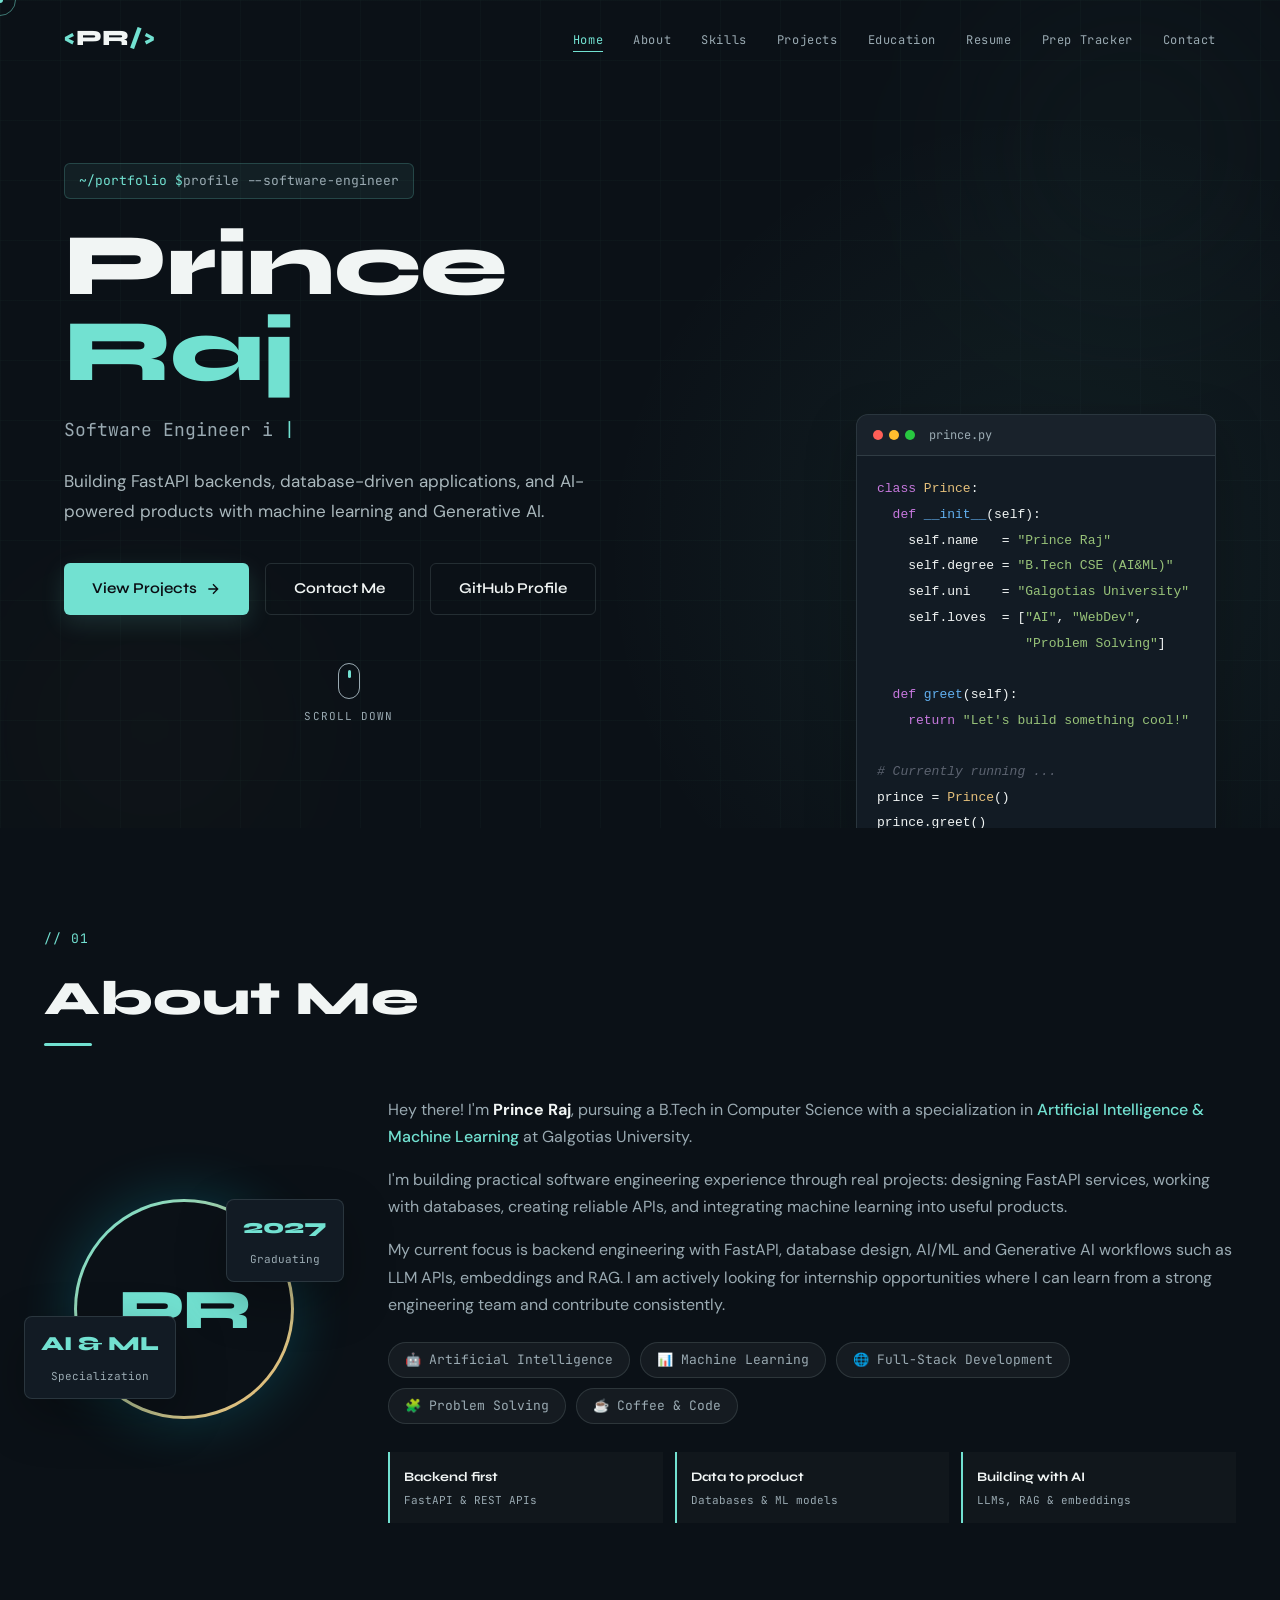
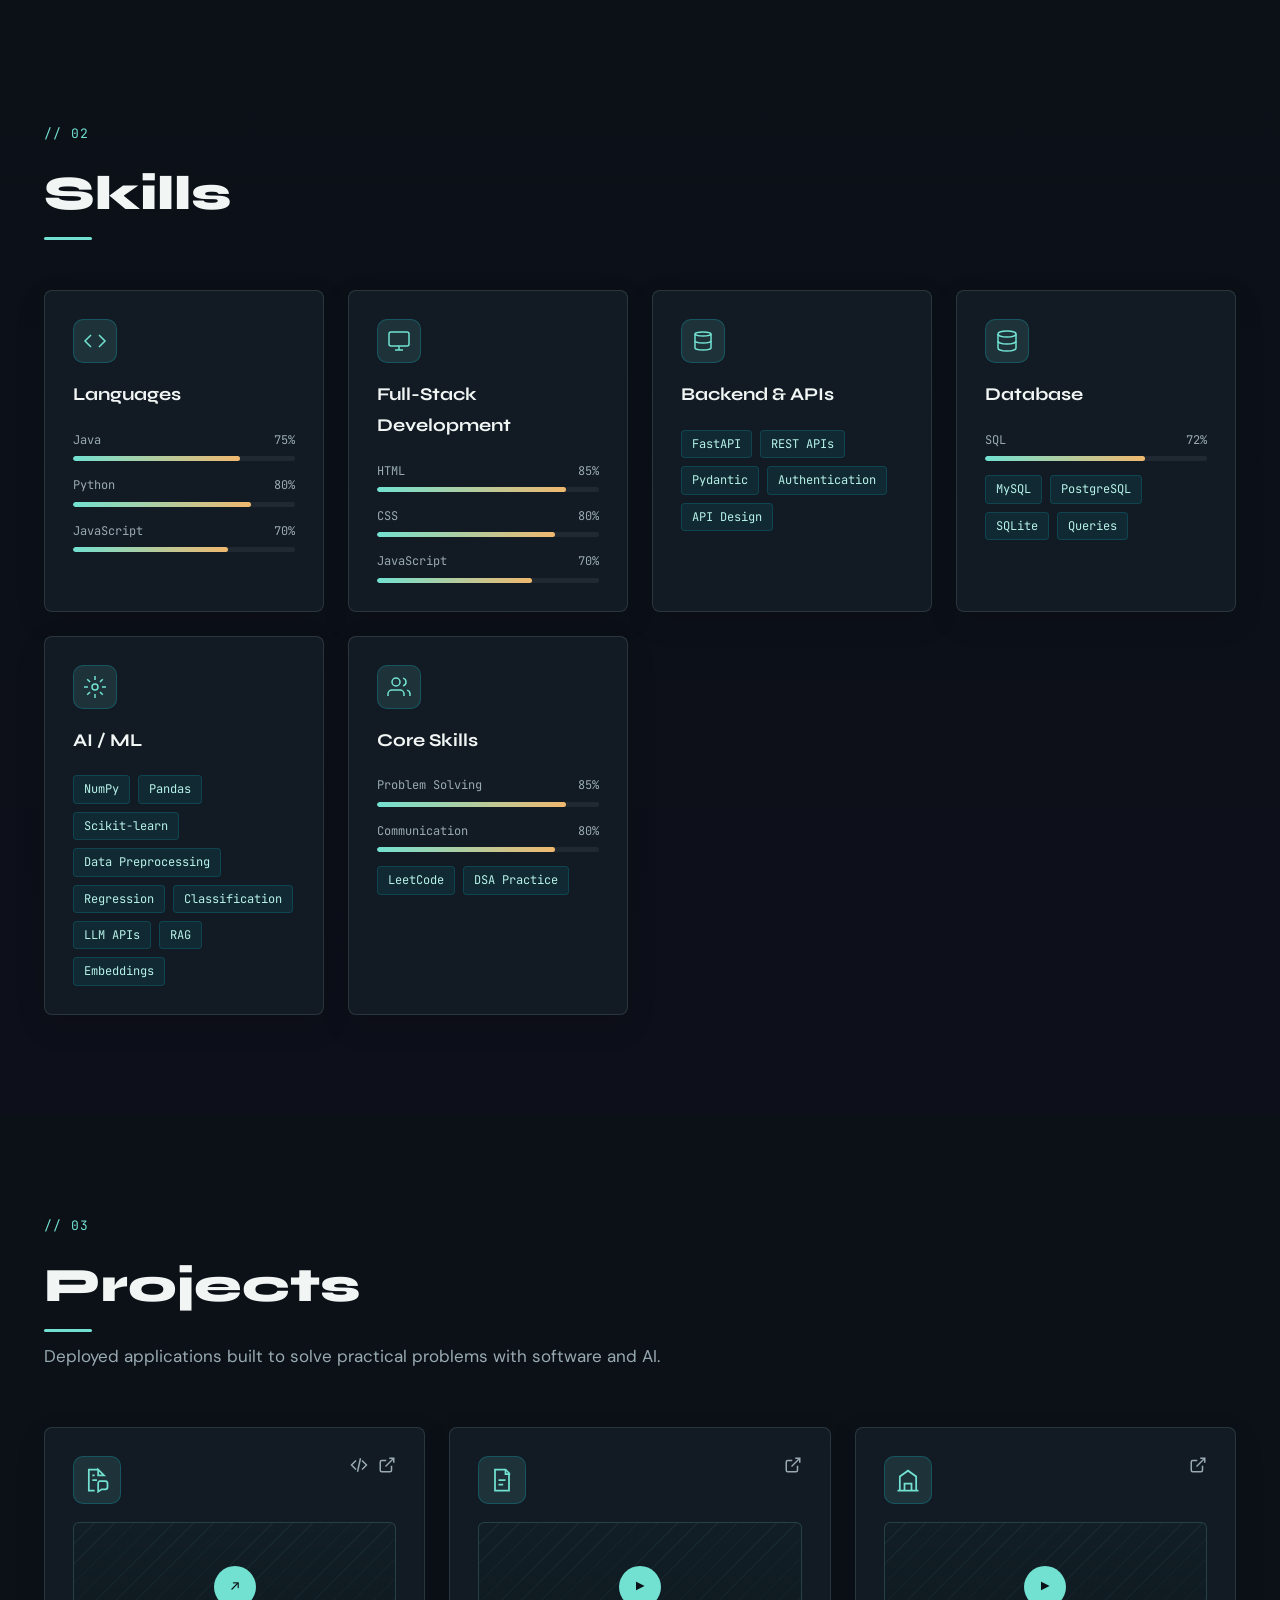
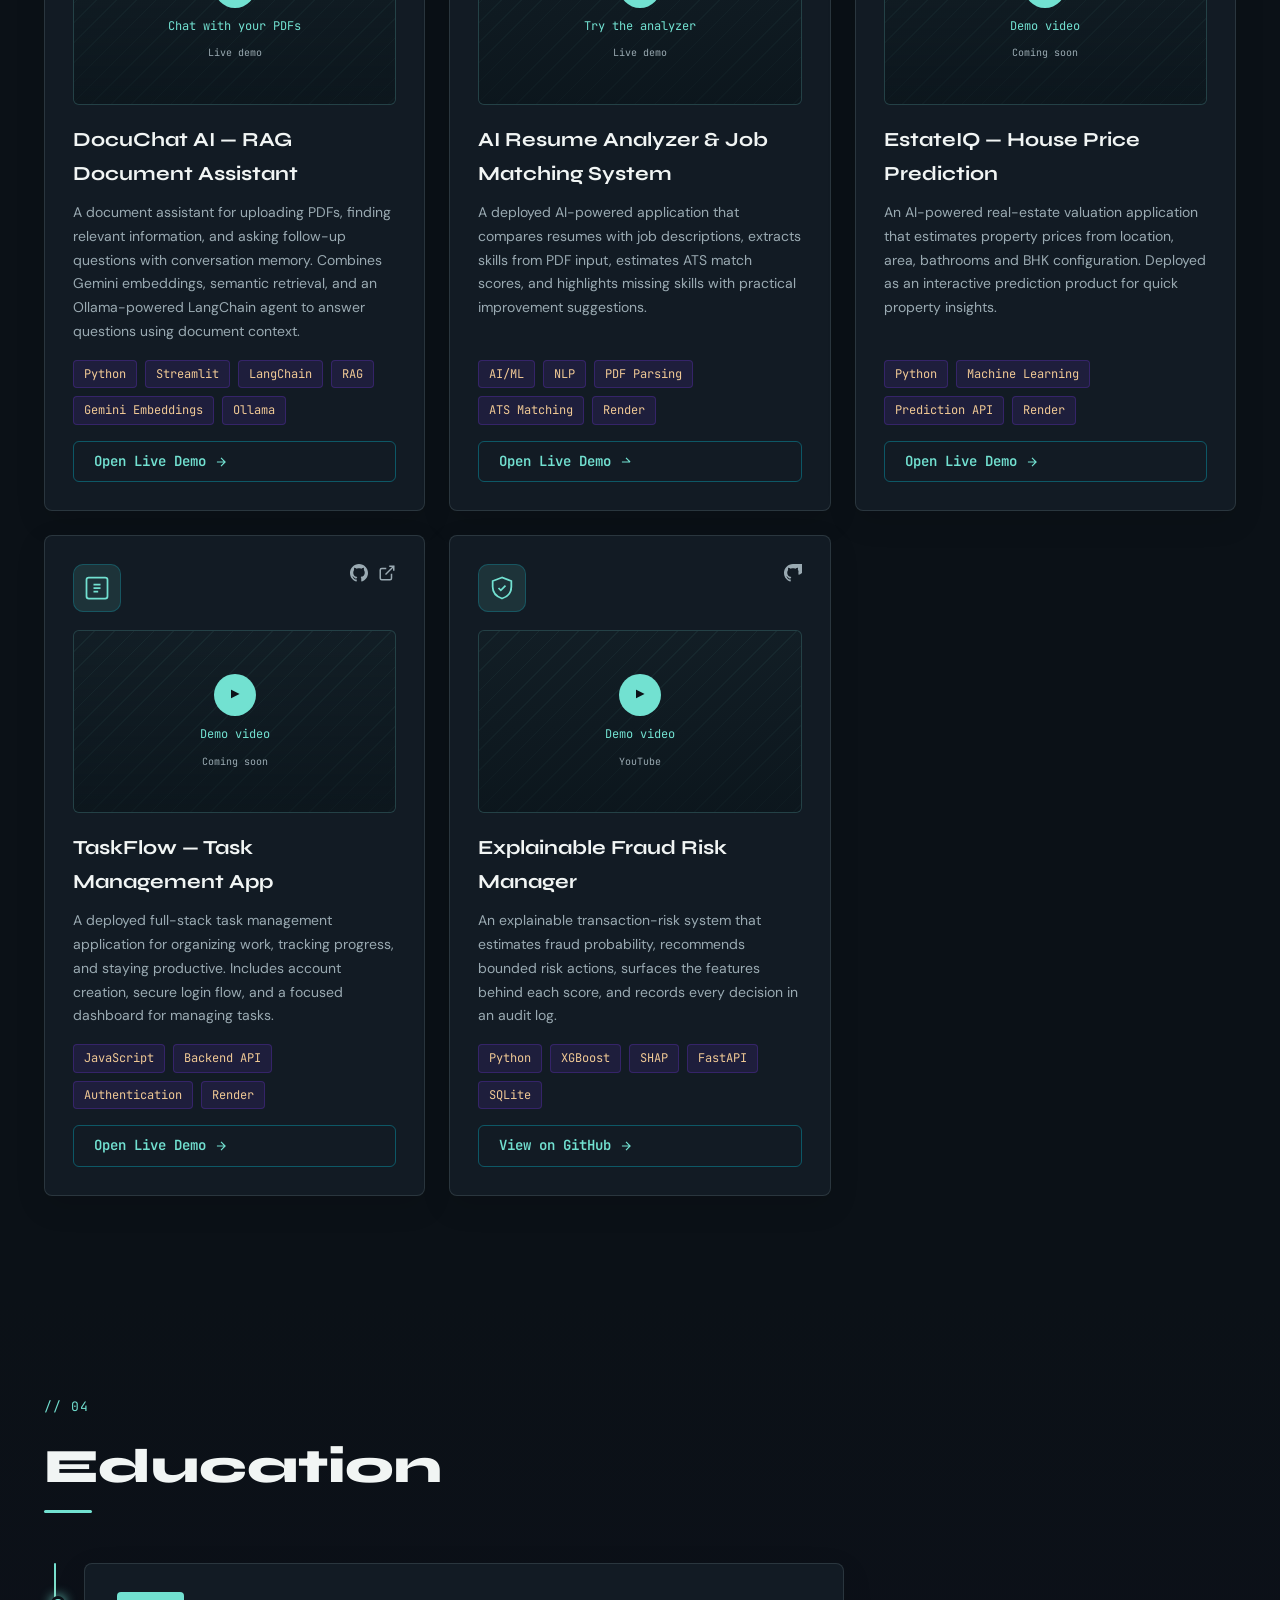
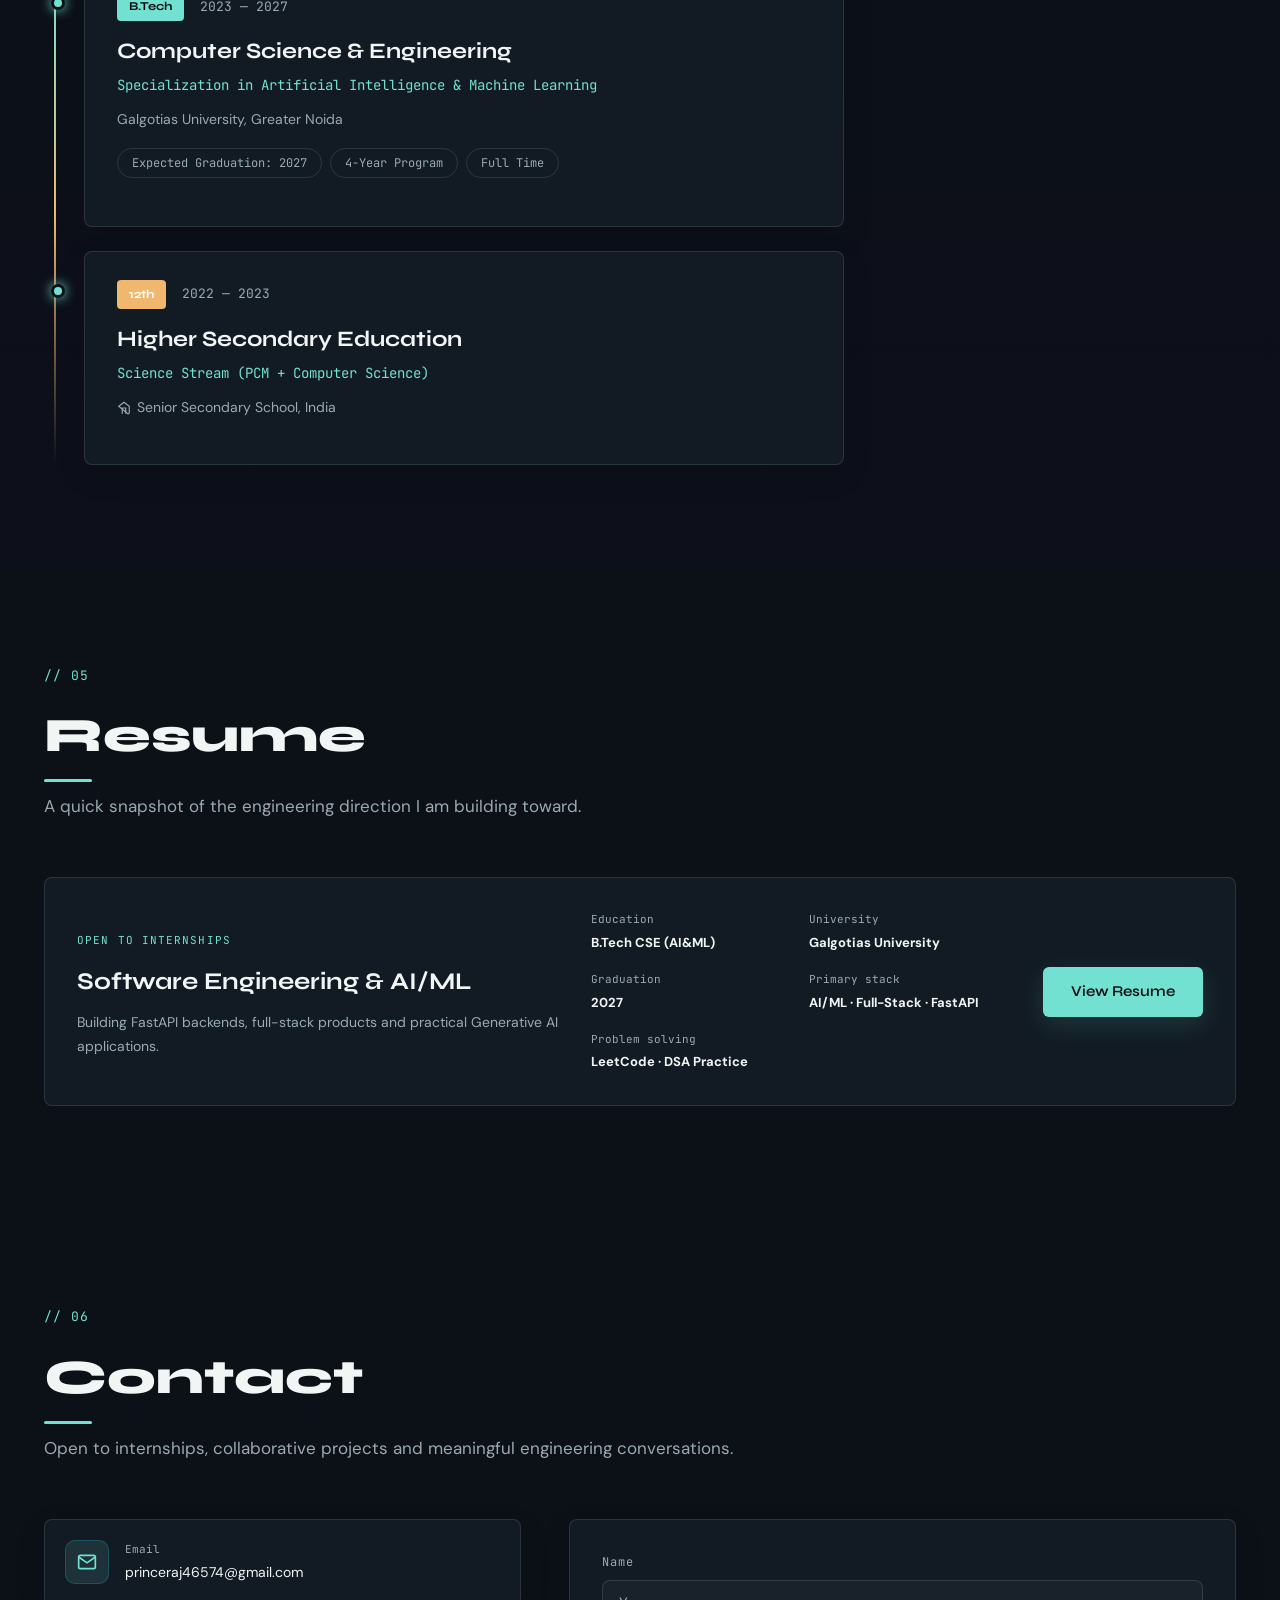
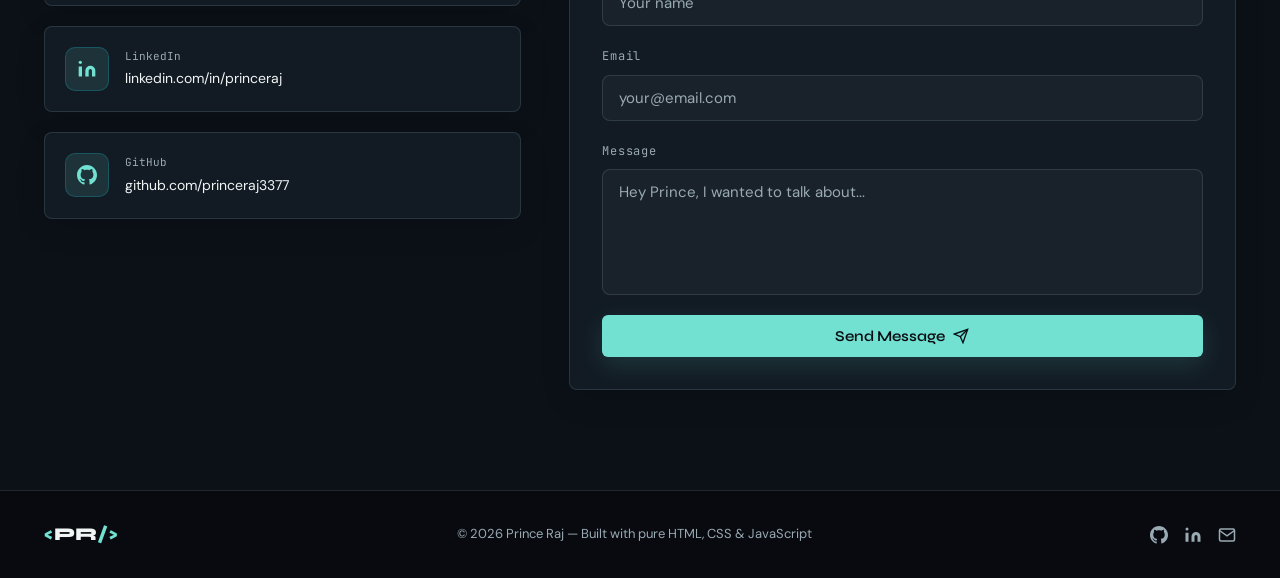
<file: index.html>
<!DOCTYPE html>
<html lang="en">
<head>
  <meta charset="UTF-8" />
  <meta name="viewport" content="width=device-width, initial-scale=1.0"/>
  <title>Prince Raj | Software &amp; AI/ML Engineer</title>
  <meta name="description" content="Prince Raj is a software engineer focused on FastAPI backends, databases, AI/ML and Generative AI." />
  <link rel="stylesheet" href="style.css?v=20260821" />
  <!-- Google Fonts: Syne (display) + JetBrains Mono (code feel) + DM Sans (body) -->
  <link rel="preconnect" href="https://fonts.googleapis.com">
  <link rel="preconnect" href="https://fonts.gstatic.com" crossorigin>
  <link href="https://fonts.googleapis.com/css2?family=Syne:wght@400;600;700;800&family=JetBrains+Mono:wght@300;400;500&family=DM+Sans:wght@300;400;500&display=swap" rel="stylesheet">
</head>
<body>

  <!-- ========== CUSTOM CURSOR ========== -->
  <div class="cursor-dot" id="cursorDot"></div>
  <div class="cursor-ring" id="cursorRing"></div>

  <!-- ========== NAVBAR ========== -->
  <nav class="navbar" id="navbar">
    <div class="nav-logo">
      <!-- Terminal-style logo -->
      <span class="logo-bracket">&lt;</span>PR<span class="logo-bracket">/&gt;</span>
    </div>
    <ul class="nav-links" id="navLinks">
      <li><a href="#hero"     class="nav-link active" data-section="hero">Home</a></li>
      <li><a href="#about"    class="nav-link"        data-section="about">About</a></li>
      <li><a href="#skills"   class="nav-link"        data-section="skills">Skills</a></li>
      <li><a href="#projects" class="nav-link"        data-section="projects">Projects</a></li>
      <li><a href="#education"class="nav-link"        data-section="education">Education</a></li>
      <li><a href="#resume"   class="nav-link"        data-section="resume">Resume</a></li>
      <li><a href="placement-tracker.html" class="nav-link">Prep Tracker</a></li>
      <li><a href="#contact"  class="nav-link"        data-section="contact">Contact</a></li>
    </ul>
    <!-- Hamburger for mobile -->
    <button class="hamburger" id="hamburger" aria-label="Toggle menu" aria-controls="navLinks" aria-expanded="false">
      <span></span><span></span><span></span>
    </button>
  </nav>

  <!-- ========== HERO SECTION ========== -->
  <section id="hero" class="hero-section">
    <!-- Animated grid background -->
    <div class="grid-bg"></div>
    <!-- Floating blobs for depth -->
    <div class="blob blob-1"></div>
    <div class="blob blob-2"></div>

    <div class="hero-content">
      <!-- Terminal-style greeting -->
      <div class="terminal-tag fade-up">
        <span class="term-prompt">~/portfolio $</span>
          <span class="term-cmd"> profile --software-engineer</span>
      </div>

      <h1 class="hero-name fade-up delay-1">
        Prince<br><span class="accent-text">Raj</span>
      </h1>

      <!-- Typing animation container -->
      <p class="hero-tagline fade-up delay-2">
        <span class="typing-text" id="typingText"></span>
        <span class="cursor-blink">|</span>
      </p>

      <p class="hero-intro fade-up delay-3">
        Building FastAPI backends, database-driven applications, and AI-powered
        products with machine learning and Generative AI.
      </p>

      <div class="hero-buttons fade-up delay-4">
        <a href="#projects" class="btn btn-primary">
          <span>View Projects</span>
          <svg width="16" height="16" viewBox="0 0 24 24" fill="none" stroke="currentColor" stroke-width="2"><path d="M5 12h14M12 5l7 7-7 7"/></svg>
        </a>
        <a href="#contact" class="btn btn-outline">Contact Me</a>
        <a href="https://github.com/princeraj3377" target="_blank" rel="noopener noreferrer" class="btn btn-outline btn-github">GitHub Profile</a>
      </div>

      <!-- Scroll indicator -->
      <div class="scroll-hint fade-up delay-5">
        <div class="scroll-mouse">
          <div class="scroll-wheel"></div>
        </div>
        <span>scroll down</span>
      </div>
    </div>

    <!-- Decorative code snippet floating card -->
    <div class="hero-code-card fade-right">
      <div class="code-card-header">
        <span class="dot red"></span><span class="dot yellow"></span><span class="dot green"></span>
        <span class="code-filename">prince.py</span>
      </div>
      <pre class="code-snippet"><code><span class="c-keyword">class</span> <span class="c-class">Prince</span>:
  <span class="c-keyword">def</span> <span class="c-fn">__init__</span>(self):
    self.name   = <span class="c-str">"Prince Raj"</span>
    self.degree = <span class="c-str">"B.Tech CSE (AI&amp;ML)"</span>
    self.uni    = <span class="c-str">"Galgotias University"</span>
    self.loves  = [<span class="c-str">"AI"</span>, <span class="c-str">"WebDev"</span>,
                   <span class="c-str">"Problem Solving"</span>]

  <span class="c-keyword">def</span> <span class="c-fn">greet</span>(self):
    <span class="c-keyword">return</span> <span class="c-str">"Let's build something cool!"</span>

<span class="c-comment"># Currently running ...</span>
prince = <span class="c-class">Prince</span>()
prince.greet()</code></pre>
    </div>
  </section>

  <!-- ========== ABOUT SECTION ========== -->
  <section id="about" class="about-section section">
    <div class="container">
      <div class="section-header reveal">
        <span class="section-tag">// 01</span>
        <h2 class="section-title">About Me</h2>
      </div>

      <div class="about-grid">
        <div class="about-avatar reveal">
          <div class="avatar-ring">
            <div class="avatar-initials">PR</div>
          </div>
          <div class="stat-badge badge-top reveal-right">
            <span class="badge-num">2027</span>
            <span class="badge-label">Graduating</span>
          </div>
          <div class="stat-badge badge-bottom reveal-right delay-1">
            <span class="badge-num">AI &amp; ML</span>
            <span class="badge-label">Specialization</span>
          </div>
        </div>

        <!-- About text -->
        <div class="about-text reveal delay-1">
          <p class="about-para">
            Hey there! I'm <strong>Prince Raj</strong>, pursuing a B.Tech in
            Computer Science with a specialization in
            <span class="highlight">Artificial Intelligence &amp; Machine Learning</span>
            at Galgotias University.
          </p>
          <p class="about-para">
            I'm building practical software engineering experience through real projects:
            designing FastAPI services, working with databases, creating reliable APIs,
            and integrating machine learning into useful products.
          </p>
          <p class="about-para">
            My current focus is backend engineering with FastAPI, database design,
            AI/ML and Generative AI workflows such as LLM APIs, embeddings and RAG.
            I am actively looking for internship opportunities where I can learn from a
            strong engineering team and contribute consistently.
          </p>

          <div class="about-interests">
            <span class="interest-chip">🤖 Artificial Intelligence</span>
            <span class="interest-chip">📊 Machine Learning</span>
            <span class="interest-chip">🌐 Full-Stack Development</span>
            <span class="interest-chip">🧩 Problem Solving</span>
            <span class="interest-chip">☕ Coffee &amp; Code</span>
          </div>

          <div class="about-proof" aria-label="Technical focus">
            <div class="proof-item">
              <strong>Backend first</strong>
              <span>FastAPI &amp; REST APIs</span>
            </div>
            <div class="proof-item">
              <strong>Data to product</strong>
              <span>Databases &amp; ML models</span>
            </div>
            <div class="proof-item">
              <strong>Building with AI</strong>
              <span>LLMs, RAG &amp; embeddings</span>
            </div>
          </div>
        </div>
      </div>
    </div>
  </section>

  <!-- ========== SKILLS SECTION ========== -->
  <section id="skills" class="skills-section section">
    <div class="container">
      <div class="section-header reveal">
        <span class="section-tag">// 02</span>
        <h2 class="section-title">Skills</h2>
      </div>

      <div class="skills-grid">

        <!-- Programming Languages -->
        <div class="skill-card reveal">
          <div class="skill-card-icon">
            <svg width="24" height="24" viewBox="0 0 24 24" fill="none" stroke="currentColor" stroke-width="1.5"><polyline points="16 18 22 12 16 6"/><polyline points="8 6 2 12 8 18"/></svg>
          </div>
          <h3 class="skill-card-title">Languages</h3>
          <div class="skill-bars">
            <div class="skill-bar-item">
              <div class="skill-bar-label"><span>Java</span><span>75%</span></div>
              <div class="bar-track"><div class="bar-fill" data-width="75"></div></div>
            </div>
            <div class="skill-bar-item">
              <div class="skill-bar-label"><span>Python</span><span>80%</span></div>
              <div class="bar-track"><div class="bar-fill" data-width="80"></div></div>
            </div>
            <div class="skill-bar-item">
              <div class="skill-bar-label"><span>JavaScript</span><span>70%</span></div>
              <div class="bar-track"><div class="bar-fill" data-width="70"></div></div>
            </div>
          </div>
        </div>

        <!-- Full-Stack Development -->
        <div class="skill-card reveal delay-1">
          <div class="skill-card-icon">
            <svg width="24" height="24" viewBox="0 0 24 24" fill="none" stroke="currentColor" stroke-width="1.5"><rect x="2" y="3" width="20" height="14" rx="2"/><line x1="8" y1="21" x2="16" y2="21"/><line x1="12" y1="17" x2="12" y2="21"/></svg>
          </div>
          <h3 class="skill-card-title">Full-Stack Development</h3>
          <div class="skill-bars">
            <div class="skill-bar-item">
              <div class="skill-bar-label"><span>HTML</span><span>85%</span></div>
              <div class="bar-track"><div class="bar-fill" data-width="85"></div></div>
            </div>
            <div class="skill-bar-item">
              <div class="skill-bar-label"><span>CSS</span><span>80%</span></div>
              <div class="bar-track"><div class="bar-fill" data-width="80"></div></div>
            </div>
            <div class="skill-bar-item">
              <div class="skill-bar-label"><span>JavaScript</span><span>70%</span></div>
              <div class="bar-track"><div class="bar-fill" data-width="70"></div></div>
            </div>
          </div>
        </div>

        <!-- Database -->
        <div class="skill-card reveal delay-2">
          <div class="skill-card-icon">
            <svg width="24" height="24" viewBox="0 0 24 24" fill="none" stroke="currentColor" stroke-width="1.5"><path d="M4 5c0-1.1 3.6-2 8-2s8 .9 8 2-3.6 2-8 2-8-.9-8-2Z"/><path d="M4 5v7c0 1.1 3.6 2 8 2s8-.9 8-2V5"/><path d="M4 12v7c0 1.1 3.6 2 8 2s8-.9 8-2v-7"/></svg>
          </div>
          <h3 class="skill-card-title">Backend &amp; APIs</h3>
          <div class="skill-pills">
            <span class="skill-pill">FastAPI</span>
            <span class="skill-pill">REST APIs</span>
            <span class="skill-pill">Pydantic</span>
            <span class="skill-pill">Authentication</span>
            <span class="skill-pill">API Design</span>
          </div>
        </div>

        <!-- Database -->
        <div class="skill-card reveal delay-2">
          <div class="skill-card-icon">
            <svg width="24" height="24" viewBox="0 0 24 24" fill="none" stroke="currentColor" stroke-width="1.5"><ellipse cx="12" cy="5" rx="9" ry="3"/><path d="M21 12c0 1.66-4 3-9 3s-9-1.34-9-3"/><path d="M3 5v14c0 1.66 4 3 9 3s9-1.34 9-3V5"/></svg>
          </div>
          <h3 class="skill-card-title">Database</h3>
          <div class="skill-bars">
            <div class="skill-bar-item">
              <div class="skill-bar-label"><span>SQL</span><span>72%</span></div>
              <div class="bar-track"><div class="bar-fill" data-width="72"></div></div>
            </div>
          </div>
          <!-- Pill badges for extra tech -->
          <div class="skill-pills">
            <span class="skill-pill">MySQL</span>
            <span class="skill-pill">PostgreSQL</span>
            <span class="skill-pill">SQLite</span>
            <span class="skill-pill">Queries</span>
          </div>
        </div>

        <!-- AI/ML -->
        <div class="skill-card reveal delay-1">
          <div class="skill-card-icon">
            <svg width="24" height="24" viewBox="0 0 24 24" fill="none" stroke="currentColor" stroke-width="1.5"><circle cx="12" cy="12" r="3"/><path d="M12 1v4M12 19v4M4.22 4.22l2.83 2.83M16.95 16.95l2.83 2.83M1 12h4M19 12h4M4.22 19.78l2.83-2.83M16.95 7.05l2.83-2.83"/></svg>
          </div>
          <h3 class="skill-card-title">AI / ML</h3>
          <div class="skill-pills">
            <span class="skill-pill">NumPy</span>
            <span class="skill-pill">Pandas</span>
            <span class="skill-pill">Scikit-learn</span>
            <span class="skill-pill">Data Preprocessing</span>
            <span class="skill-pill">Regression</span>
            <span class="skill-pill">Classification</span>
            <span class="skill-pill">LLM APIs</span>
            <span class="skill-pill">RAG</span>
            <span class="skill-pill">Embeddings</span>
          </div>
        </div>

        <!-- Core Skills -->
        <div class="skill-card reveal delay-2">
          <div class="skill-card-icon">
            <svg width="24" height="24" viewBox="0 0 24 24" fill="none" stroke="currentColor" stroke-width="1.5"><path d="M17 21v-2a4 4 0 0 0-4-4H5a4 4 0 0 0-4 4v2"/><circle cx="9" cy="7" r="4"/><path d="M23 21v-2a4 4 0 0 0-3-3.87"/><path d="M16 3.13a4 4 0 0 1 0 7.75"/></svg>
          </div>
          <h3 class="skill-card-title">Core Skills</h3>
          <div class="skill-bars">
            <div class="skill-bar-item">
              <div class="skill-bar-label"><span>Problem Solving</span><span>85%</span></div>
              <div class="bar-track"><div class="bar-fill" data-width="85"></div></div>
            </div>
            <div class="skill-bar-item">
              <div class="skill-bar-label"><span>Communication</span><span>80%</span></div>
              <div class="bar-track"><div class="bar-fill" data-width="80"></div></div>
            </div>
          </div>
          <div class="skill-pills">
            <span class="skill-pill">LeetCode</span>
            <span class="skill-pill">DSA Practice</span>
          </div>
        </div>

      </div><!-- /skills-grid -->
    </div>
  </section>

  <!-- ========== PROJECTS SECTION ========== -->
  <section id="projects" class="projects-section section">
    <div class="container">
      <div class="section-header reveal">
        <span class="section-tag">// 03</span>
        <h2 class="section-title">Projects</h2>
        <p class="section-subtitle">Deployed applications built to solve practical problems with software and AI.</p>
      </div>

      <div class="projects-grid">

        <!-- DocuChat AI -->
        <div class="project-card project-card-docuchat reveal">
          <div class="project-card-top">
            <div class="project-icon">
              <svg width="28" height="28" viewBox="0 0 24 24" fill="none" stroke="currentColor" stroke-width="1.5" aria-hidden="true"><path d="M13 3H5v18h5M13 3l5 5h-5V3ZM8 8h2M8 12h4"/><path d="M14 13h5a2 2 0 0 1 2 2v3a2 2 0 0 1-2 2h-3l-3 2v-7a2 2 0 0 1 1-2Z"/></svg>
            </div>
            <div class="project-links">
              <a href="https://github.com/princeraj3377/generative-ai/blob/main/apps/5_rag_Agent.py" target="_blank" rel="noopener noreferrer" class="icon-link" title="View DocuChat AI source on GitHub" aria-label="View DocuChat AI source on GitHub">
                <svg width="18" height="18" viewBox="0 0 24 24" fill="none" stroke="currentColor" stroke-width="2" aria-hidden="true"><path d="m8 6-6 6 6 6M16 6l6 6-6 6M14 3l-4 18"/></svg>
              </a>
              <a href="https://docuchatai-using-rag.streamlit.app/" target="_blank" rel="noopener noreferrer" class="icon-link" title="Open DocuChat AI live demo" aria-label="Open DocuChat AI live demo">
                <svg width="18" height="18" viewBox="0 0 24 24" fill="none" stroke="currentColor" stroke-width="2" aria-hidden="true"><path d="M18 13v6a2 2 0 0 1-2 2H5a2 2 0 0 1-2-2V8a2 2 0 0 1 2-2h6"/><polyline points="15 3 21 3 21 9"/><line x1="10" y1="14" x2="21" y2="3"/></svg>
              </a>
            </div>
          </div>
          <div class="project-video">
            <a href="https://docuchatai-using-rag.streamlit.app/" target="_blank" rel="noopener noreferrer">
              <span class="video-play" aria-hidden="true">↗</span>
              <span>Chat with your PDFs</span>
              <span class="video-note">Live demo</span>
            </a>
          </div>
          <h3 class="project-title">DocuChat AI — RAG Document Assistant</h3>
          <p class="project-desc">
            A document assistant for uploading PDFs, finding relevant information,
            and asking follow-up questions with conversation memory. Combines
            Gemini embeddings, semantic retrieval, and an Ollama-powered LangChain
            agent to answer questions using document context.
          </p>
          <div class="project-tech">
            <span class="tech-tag">Python</span>
            <span class="tech-tag">Streamlit</span>
            <span class="tech-tag">LangChain</span>
            <span class="tech-tag">RAG</span>
            <span class="tech-tag">Gemini Embeddings</span>
            <span class="tech-tag">Ollama</span>
          </div>
          <a href="https://docuchatai-using-rag.streamlit.app/" target="_blank" rel="noopener noreferrer" class="btn btn-project">Open Live Demo <svg width="14" height="14" viewBox="0 0 24 24" fill="none" stroke="currentColor" stroke-width="2" aria-hidden="true"><path d="M5 12h14M12 5l7 7-7 7"/></svg></a>
        </div>

        <!-- Project 1 placeholder removed
        <div class="project-card reveal" hidden>
          <div class="project-card-top">
            <div class="project-icon">
              <svg width="28" height="28" viewBox="0 0 24 24" fill="none" stroke="currentColor" stroke-width="1.5"><path d="M12 2L2 7l10 5 10-5-10-5z"/><path d="M2 17l10 5 10-5"/><path d="M2 12l10 5 10-5"/></svg>
            </div>
            <div class="project-links">
              <a href="https://github.com/princeraj3377" target="_blank" rel="noopener noreferrer" class="icon-link" title="GitHub profile">
                <svg width="18" height="18" viewBox="0 0 24 24" fill="currentColor"><path d="M12 0c-6.626 0-12 5.373-12 12 0 5.302 3.438 9.8 8.207 11.387.599.111.793-.261.793-.577v-2.234c-3.338.726-4.033-1.416-4.033-1.416-.546-1.387-1.333-1.756-1.333-1.756-1.089-.745.083-.729.083-.729 1.205.084 1.839 1.237 1.839 1.237 1.07 1.834 2.807 1.304 3.492.997.107-.775.418-1.305.762-1.604-2.665-.305-5.467-1.334-5.467-5.931 0-1.311.469-2.381 1.236-3.221-.124-.303-.535-1.524.117-3.176 0 0 1.008-.322 3.301 1.23.957-.266 1.983-.399 3.003-.404 1.02.005 2.047.138 3.006.404 2.291-1.552 3.297-1.23 3.297-1.23.653 1.653.242 2.874.118 3.176.77.84 1.235 1.911 1.235 3.221 0 4.609-2.807 5.624-5.479 5.921.43.372.823 1.102.823 2.222v3.293c0 .319.192.694.801.576 4.765-1.589 8.199-6.086 8.199-11.386 0-6.627-5.373-12-12-12z"/></svg>
              </a>
              <a href="https://task-mangement-5z3d.onrender.com/" target="_blank" rel="noopener noreferrer" class="icon-link" title="Open TaskFlow live demo">
                <svg width="18" height="18" viewBox="0 0 24 24" fill="none" stroke="currentColor" stroke-width="2"><path d="M18 13v6a2 2 0 01-2 2H5a2 2 0 01-2-2V8a2 2 0 012-2h6"/><polyline points="15 3 21 3 21 9"/><line x1="10" y1="14" x2="21" y2="3"/></svg>
              </a>
            </div>
          </div>
          <div class="project-video">
            <a href="https://www.youtube.com/" target="_blank" rel="noopener noreferrer">
              <span class="video-play" aria-hidden="true">▶</span>
              <span>Demo video</span>
              <span class="video-note">Coming soon</span>
            </a>
          </div>
          <h3 class="project-title">AI Study Planner</h3>
          <p class="project-desc">
            A smart study planner that uses basic ML algorithms to analyze your learning pace and
            generate personalized study schedules based on subject difficulty and deadlines.
          </p>
          <div class="project-tech">
            <span class="tech-tag">Python</span>
            <span class="tech-tag">Scikit-learn</span>
            <span class="tech-tag">HTML/CSS</span>
            <span class="tech-tag">Flask</span>
          </div>
          <a href="#" class="btn btn-project">View Project <svg width="14" height="14" viewBox="0 0 24 24" fill="none" stroke="currentColor" stroke-width="2"><path d="M5 12h14M12 5l7 7-7 7"/></svg></a>
        </div>

        -->

        <!-- Project 2 -->
        <div class="project-card project-card-taskflow reveal delay-1">
          <div class="project-card-top">
            <div class="project-icon">
              <svg width="28" height="28" viewBox="0 0 24 24" fill="none" stroke="currentColor" stroke-width="1.5"><rect x="3" y="3" width="18" height="18" rx="2"/><path d="M9 9h6M9 12h6M9 15h4"/></svg>
            </div>
            <div class="project-links">
              <a href="#" class="icon-link" title="GitHub">
                <svg width="18" height="18" viewBox="0 0 24 24" fill="currentColor"><path d="M12 0c-6.626 0-12 5.373-12 12 0 5.302 3.438 9.8 8.207 11.387.599.111.793-.261.793-.577v-2.234c-3.338.726-4.033-1.416-4.033-1.416-.546-1.387-1.333-1.756-1.333-1.756-1.089-.745.083-.729.083-.729 1.205.084 1.839 1.237 1.839 1.237 1.07 1.834 2.807 1.304 3.492.997.107-.775.418-1.305.762-1.604-2.665-.305-5.467-1.334-5.467-5.931 0-1.311.469-2.381 1.236-3.221-.124-.303-.535-1.524.117-3.176 0 0 1.008-.322 3.301 1.23.957-.266 1.983-.399 3.003-.404 1.02.005 2.047.138 3.006.404 2.291-1.552 3.297-1.23 3.297-1.23.653 1.653.242 2.874.118 3.176.77.84 1.235 1.911 1.235 3.221 0 4.609-2.807 5.624-5.479 5.921.43.372.823 1.102.823 2.222v3.293c0 .319.192.694.801.576 4.765-1.589 8.199-6.086 8.199-11.386 0-6.627-5.373-12-12-12z"/></svg>
              </a>
              <a href="#" class="icon-link" title="Live Demo">
                <svg width="18" height="18" viewBox="0 0 24 24" fill="none" stroke="currentColor" stroke-width="2"><path d="M18 13v6a2 2 0 01-2 2H5a2 2 0 01-2-2V8a2 2 0 012-2h6"/><polyline points="15 3 21 3 21 9"/><line x1="10" y1="14" x2="21" y2="3"/></svg>
              </a>
            </div>
          </div>
          <div class="project-video">
            <a href="https://www.youtube.com/" target="_blank" rel="noopener noreferrer">
              <span class="video-play" aria-hidden="true">▶</span>
              <span>Demo video</span>
              <span class="video-note">Coming soon</span>
            </a>
          </div>
          <h3 class="project-title">TaskFlow — Task Management App</h3>
          <p class="project-desc">
            A deployed full-stack task management application for organizing work,
            tracking progress, and staying productive. Includes account creation,
            secure login flow, and a focused dashboard for managing tasks.
          </p>
          <div class="project-tech">
            <span class="tech-tag">JavaScript</span>
            <span class="tech-tag">Backend API</span>
            <span class="tech-tag">Authentication</span>
            <span class="tech-tag">Render</span>
          </div>
          <a href="https://task-mangement-5z3d.onrender.com/" target="_blank" rel="noopener noreferrer" class="btn btn-project">Open Live Demo <svg width="14" height="14" viewBox="0 0 24 24" fill="none" stroke="currentColor" stroke-width="2"><path d="M5 12h14M12 5l7 7-7 7"/></svg></a>
        </div>

        <!-- Project 4 -->
        <div class="project-card reveal delay-1">
          <div class="project-card-top">
            <div class="project-icon">
              <svg width="28" height="28" viewBox="0 0 24 24" fill="none" stroke="currentColor" stroke-width="1.5"><path d="M12 3 4 6v5c0 5 3.4 8.5 8 10 4.6-1.5 8-5 8-10V6l-8-3Z"/><path d="m9 12 2 2 4-4"/></svg>
            </div>
            <div class="project-links">
              <a href="https://github.com/princeraj3377/explainable-fraud-risk-manager" target="_blank" rel="noopener noreferrer" class="icon-link" title="Open Fraud Risk Manager on GitHub">
                <svg width="18" height="18" viewBox="0 0 24 24" fill="currentColor"><path d="M12 0c-6.626 0-12 5.373-12 12 0 5.302 3.438 9.8 8.207 11.387.599.111.793-.261.793-.577v-2.234c-3.338.726-4.033-1.416-4.033-1.416-.546-1.387-1.333-1.756-1.333-1.756-1.089-.745.083-.729.083-.729 1.205.084 1.839 1.237 1.839 1.237 1.07 1.834 2.807 1.304 3.492.997.107-.775.418-1.305.762-1.604-2.665-.305-5.467-1.334-5.467-5.931 0-1.311.469-2.381 1.236-3.221-.124-.303-.535-1.524.117-3.176 0 0 1.008-.322 3.301 1.23.957-.266 1.983-.399 3.003-.404 1.02.005 2.047.138 3.006.404 2.291-1.552 3.297-1.23 3.297-1.23.653.653.242 2.874.118 3.176.77.84 1.235 1.102.823 2.222v3.293c0 .319.192.694.801.576 4.765-1.589 8.199-6.086 8.199-11.386 0-6.627-5.373-12-12-12z"/></svg>
              </a>
            </div>
          </div>
          <div class="project-video">
            <a href="https://youtu.be/lvKO5ikx6I4?si=fEKBVklumFnbqU-I" target="_blank" rel="noopener noreferrer">
              <span class="video-play" aria-hidden="true">▶</span>
              <span>Demo video</span>
              <span class="video-note">YouTube</span>
            </a>
          </div>
          <h3 class="project-title">Explainable Fraud Risk Manager</h3>
          <p class="project-desc">
            An explainable transaction-risk system that estimates fraud probability,
            recommends bounded risk actions, surfaces the features behind each score,
            and records every decision in an audit log.
          </p>
          <div class="project-tech">
            <span class="tech-tag">Python</span>
            <span class="tech-tag">XGBoost</span>
            <span class="tech-tag">SHAP</span>
            <span class="tech-tag">FastAPI</span>
            <span class="tech-tag">SQLite</span>
          </div>
          <a href="https://github.com/princeraj3377/explainable-fraud-risk-manager" target="_blank" rel="noopener noreferrer" class="btn btn-project">View on GitHub <svg width="14" height="14" viewBox="0 0 24 24" fill="none" stroke="currentColor" stroke-width="2"><path d="M5 12h14M12 5l7 7-7 7"/></svg></a>
        </div>

        <div class="project-card project-card-estateiq reveal delay-1">
          <div class="project-card-top">
            <div class="project-icon">
              <svg width="28" height="28" viewBox="0 0 24 24" fill="none" stroke="currentColor" stroke-width="1.5"><path d="M3 21h18M5 21V9l7-5 7 5v12M9 21v-6h6v6M8 10h.01M12 10h.01M16 10h.01"/></svg>
            </div>
            <div class="project-links">
              <a href="https://bangalore-house-price-zjwc.onrender.com/" target="_blank" rel="noopener noreferrer" class="icon-link" title="Open EstateIQ live demo">
                <svg width="18" height="18" viewBox="0 0 24 24" fill="none" stroke="currentColor" stroke-width="2"><path d="M18 13v6a2 2 0 01-2 2H5a2 2 0 01-2-2V8a2 2 0 012-2h6"/><polyline points="15 3 21 3 21 9"/><line x1="10" y1="14" x2="21" y2="3"/></svg>
              </a>
            </div>
          </div>
          <div class="project-video">
            <a href="https://www.youtube.com/" target="_blank" rel="noopener noreferrer">
              <span class="video-play" aria-hidden="true">▶</span>
              <span>Demo video</span>
              <span class="video-note">Coming soon</span>
            </a>
          </div>
          <h3 class="project-title">EstateIQ — House Price Prediction</h3>
          <p class="project-desc">
            An AI-powered real-estate valuation application that estimates property
            prices from location, area, bathrooms and BHK configuration. Deployed as
            an interactive prediction product for quick property insights.
          </p>
          <div class="project-tech">
            <span class="tech-tag">Python</span>
            <span class="tech-tag">Machine Learning</span>
            <span class="tech-tag">Prediction API</span>
            <span class="tech-tag">Render</span>
          </div>
          <a href="https://bangalore-house-price-zjwc.onrender.com/" target="_blank" rel="noopener noreferrer" class="btn btn-project">Open Live Demo <svg width="14" height="14" viewBox="0 0 24 24" fill="none" stroke="currentColor" stroke-width="2"><path d="M5 12h14M12 5l7 7-7 7"/></svg></a>
        </div>

        <!-- Project 5 -->
        <div class="project-card project-card-featured reveal delay-2">
          <div class="project-card-top">
            <div class="project-icon">
              <svg width="28" height="28" viewBox="0 0 24 24" fill="none" stroke="currentColor" stroke-width="1.5"><path d="M6 3h9l3 3v15H6z"/><path d="M15 3v4h4M9 12h6M9 16h4"/></svg>
            </div>
            <div class="project-links">
              <a href="https://ai-resume-analyzer-1-6wpu.onrender.com/" target="_blank" rel="noopener noreferrer" class="icon-link" title="Open Resume Analyzer live demo">
                <svg width="18" height="18" viewBox="0 0 24 24" fill="none" stroke="currentColor" stroke-width="2"><path d="M18 13v6a2 2 0 01-2 2H5a2 2 0 01-2-2V8a2 2 0 012-2h6"/><polyline points="15 3 21 3 21 9"/><line x1="10" y1="14" x2="21" y2="3"/></svg>
              </a>
            </div>
          </div>
          <div class="project-video">
            <a href="https://ai-resume-analyzer-1-6wpu.onrender.com/" target="_blank" rel="noopener noreferrer">
              <span class="video-play" aria-hidden="true">▶</span>
              <span>Try the analyzer</span>
              <span class="video-note">Live demo</span>
            </a>
          </div>
          <h3 class="project-title">AI Resume Analyzer &amp; Job Matching System</h3>
          <p class="project-desc">
            A deployed AI-powered application that compares resumes with job descriptions,
            extracts skills from PDF input, estimates ATS match scores, and highlights
            missing skills with practical improvement suggestions.
          </p>
          <div class="project-tech">
            <span class="tech-tag">AI/ML</span>
            <span class="tech-tag">NLP</span>
            <span class="tech-tag">PDF Parsing</span>
            <span class="tech-tag">ATS Matching</span>
            <span class="tech-tag">Render</span>
          </div>
          <a href="https://ai-resume-analyzer-1-6wpu.onrender.com/" target="_blank" rel="noopener noreferrer" class="btn btn-project">Open Live Demo <svg width="14" height="14" viewBox="0 0 24 24" fill="none" stroke="currentColor" stroke-width="2"><path d="M5 12h14M12 5l7 7-7-7"/></svg></a>
        </div>

      </div><!-- /projects-grid -->
    </div>
  </section>

  <!-- ========== EDUCATION SECTION ========== -->
  <section id="education" class="education-section section">
    <div class="container">
      <div class="section-header reveal">
        <span class="section-tag">// 04</span>
        <h2 class="section-title">Education</h2>
      </div>

      <div class="edu-timeline">
        <div class="edu-card reveal">
          <div class="edu-dot"></div>
          <div class="edu-content">
            <div class="edu-top-row">
              <div class="edu-badge">B.Tech</div>
              <span class="edu-year">2023 — 2027</span>
            </div>
            <h3 class="edu-degree">Computer Science &amp; Engineering</h3>
            <p class="edu-spec">Specialization in Artificial Intelligence &amp; Machine Learning</p>
            <p class="edu-uni">Galgotias University, Greater Noida</p>
            <div class="edu-chips">
              <span class="edu-chip">Expected Graduation: 2027</span>
              <span class="edu-chip">4-Year Program</span>
              <span class="edu-chip">Full Time</span>
            </div>
          </div>
        </div>

        <div class="edu-card reveal delay-1">
          <div class="edu-dot"></div>
          <div class="edu-content">
            <div class="edu-top-row">
              <div class="edu-badge edu-badge-secondary">12th</div>
              <span class="edu-year">2022 — 2023</span>
            </div>
            <h3 class="edu-degree">Higher Secondary Education</h3>
            <p class="edu-spec">Science Stream (PCM + Computer Science)</p>
            <p class="edu-uni">
              <svg width="14" height="14" viewBox="0 0 24 24" fill="none" stroke="currentColor" stroke-width="2"><path d="M3 9l9-7 9 7v11a2 2 0 01-2 2z"/><polyline points="9 22 9 12 15 12 15 22"/></svg>
              Senior Secondary School, India
            </p>
          </div>
        </div>
      </div>
    </div>
  </section>

  <!-- ========== RESUME SECTION ========== -->
  <section id="resume" class="resume-section section">
    <div class="container">
      <div class="section-header reveal">
        <span class="section-tag">// 05</span>
        <h2 class="section-title">Resume</h2>
        <p class="section-subtitle">A quick snapshot of the engineering direction I am building toward.</p>
      </div>

      <div class="resume-panel reveal">
        <div class="resume-heading">
          <span class="resume-status">OPEN TO INTERNSHIPS</span>
          <h3>Software Engineering &amp; AI/ML</h3>
          <p>Building FastAPI backends, full-stack products and practical Generative AI applications.</p>
        </div>
        <div class="resume-details">
          <div><span>Education</span><strong>B.Tech CSE (AI&amp;ML)</strong></div>
          <div><span>University</span><strong>Galgotias University</strong></div>
          <div><span>Graduation</span><strong>2027</strong></div>
          <div><span>Primary stack</span><strong>AI/ML · Full-Stack · FastAPI</strong></div>
          <div><span>Problem solving</span><strong>LeetCode · DSA Practice</strong></div>
        </div>
        <a href="prince_AIML-RES.pdf" target="_blank" rel="noopener noreferrer" class="btn btn-primary">View Resume</a>
      </div>
    </div>
  </section>

  <!-- ========== CONTACT SECTION ========== -->
  <section id="contact" class="contact-section section">
    <div class="container">
      <div class="section-header reveal">
        <span class="section-tag">// 06</span>
        <h2 class="section-title">Contact</h2>
        <p class="section-subtitle">Open to internships, collaborative projects and meaningful engineering conversations.</p>
      </div>

      <div class="contact-grid">
        <!-- Contact info -->
        <div class="contact-info reveal">
          <a href="mailto:princeraj46574@gmail.com" class="contact-item">
            <div class="contact-icon">
              <svg width="20" height="20" viewBox="0 0 24 24" fill="none" stroke="currentColor" stroke-width="2"><path d="M4 4h16c1.1 0 2 .9 2 2v12c0 1.1-.9 2-2 2H4c-1.1 0-2-.9-2-2V6c0-1.1.9-2 2-2z"/><polyline points="22,6 12,13 2,6"/></svg>
            </div>
            <div>
              <span class="contact-label">Email</span>
              <span class="contact-value">princeraj46574@gmail.com</span>
            </div>
          </a>

          <a href="https://www.linkedin.com/in/prince-kumar-448a07297/" target="_blank" rel="noopener noreferrer" class="contact-item">
            <div class="contact-icon">
              <svg width="20" height="20" viewBox="0 0 24 24" fill="currentColor"><path d="M16 8a6 6 0 016 6v7h-4v-7a2 2 0 00-2-2 2 2 0 00-2 2v7h-4v-7a6 6 0 016-6zM2 9h4v12H2z"/><circle cx="4" cy="4" r="2"/></svg>
            </div>
            <div>
              <span class="contact-label">LinkedIn</span>
              <span class="contact-value">linkedin.com/in/princeraj</span>
            </div>
          </a>

          <a href="https://github.com/princeraj3377" target="_blank" rel="noopener noreferrer" class="contact-item">
            <div class="contact-icon">
              <svg width="20" height="20" viewBox="0 0 24 24" fill="currentColor"><path d="M12 0c-6.626 0-12 5.373-12 12 0 5.302 3.438 9.8 8.207 11.387.599.111.793-.261.793-.577v-2.234c-3.338.726-4.033-1.416-4.033-1.416-.546-1.387-1.333-1.756-1.333-1.756-1.089-.745.083-.729.083-.729 1.205.084 1.839 1.237 1.839 1.237 1.07 1.834 2.807 1.304 3.492.997.107-.775.418-1.305.762-1.604-2.665-.305-5.467-1.334-5.467-5.931 0-1.311.469-2.381 1.236-3.221-.124-.303-.535-1.524.117-3.176 0 0 1.008-.322 3.301 1.23.957-.266 1.983-.399 3.003-.404 1.02.005 2.047.138 3.006.404 2.291-1.552 3.297-1.23 3.297-1.23.653 1.653.242 2.874.118 3.176.77.84 1.235 1.911 1.235 3.221 0 4.609-2.807 5.624-5.479 5.921.43.372.823 1.102.823 2.222v3.293c0 .319.192.694.801.576 4.765-1.589 8.199-6.086 8.199-11.386 0-6.627-5.373-12-12-12z"/></svg>
            </div>
            <div>
              <span class="contact-label">GitHub</span>
              <span class="contact-value">github.com/princeraj3377</span>
            </div>
          </a>
        </div>

        <!-- Contact form -->
        <div class="contact-form-wrap reveal delay-1">
          <form class="contact-form" id="contactForm">
            <div class="form-group">
              <label for="name">Name</label>
              <input type="text" id="name" name="name" placeholder="Your name" required />
            </div>
            <div class="form-group">
              <label for="email">Email</label>
              <input type="email" id="email" name="email" placeholder="your@email.com" required />
            </div>
            <div class="form-group">
              <label for="message">Message</label>
              <textarea id="message" name="message" rows="5" placeholder="Hey Prince, I wanted to talk about..." required></textarea>
            </div>
            <button type="submit" class="btn btn-primary btn-full">
              <span>Send Message</span>
              <svg width="16" height="16" viewBox="0 0 24 24" fill="none" stroke="currentColor" stroke-width="2"><line x1="22" y1="2" x2="11" y2="13"/><polygon points="22 2 15 22 11 13 2 9 22 2"/></svg>
            </button>
            <!-- Success message (hidden by default) -->
            <div class="form-success" id="formSuccess" role="status" aria-live="polite">
              ✅ Message sent! I'll get back to you soon.
            </div>
          </form>
        </div>
      </div>
    </div>
  </section>

  <!-- ========== FOOTER ========== -->
  <footer class="footer">
    <div class="container footer-inner">
      <div class="footer-logo">
        <span class="logo-bracket">&lt;</span>PR<span class="logo-bracket">/&gt;</span>
      </div>
      <p class="footer-copy">
        © 2026 Prince Raj — Built with pure HTML, CSS &amp; JavaScript
      </p>
      <div class="footer-socials">
        <a href="https://github.com/princeraj3377" target="_blank" rel="noopener noreferrer" class="social-link" title="GitHub">
          <svg width="18" height="18" viewBox="0 0 24 24" fill="currentColor"><path d="M12 0c-6.626 0-12 5.373-12 12 0 5.302 3.438 9.8 8.207 11.387.599.111.793-.261.793-.577v-2.234c-3.338.726-4.033-1.416-4.033-1.416-.546-1.387-1.333-1.756-1.333-1.756-1.089-.745.083-.729.083-.729 1.205.084 1.839 1.237 1.839 1.237 1.07 1.834 2.807 1.304 3.492.997.107-.775.418-1.305.762-1.604-2.665-.305-5.467-1.334-5.467-5.931 0-1.311.469-2.381 1.236-3.221-.124-.303-.535-1.524.117-3.176 0 0 1.008-.322 3.301 1.23.957-.266 1.983-.399 3.003-.404 1.02.005 2.047.138 3.006.404 2.291-1.552 3.297-1.23 3.297-1.23.653 1.653.242 2.874.118 3.176.77.84 1.235 1.911 1.235 3.221 0 4.609-2.807 5.624-5.479 5.921.43.372.823 1.102.823 2.222v3.293c0 .319.192.694.801.576 4.765-1.589 8.199-6.086 8.199-11.386 0-6.627-5.373-12-12-12z"/></svg>
        </a>
        <a href="https://www.linkedin.com/in/prince-kumar-448a07297/" target="_blank" rel="noopener noreferrer" class="social-link" title="LinkedIn">
          <svg width="18" height="18" viewBox="0 0 24 24" fill="currentColor"><path d="M16 8a6 6 0 016 6v7h-4v-7a2 2 0 00-2-2 2 2 0 00-2 2v7h-4v-7a6 6 0 016-6zM2 9h4v12H2z"/><circle cx="4" cy="4" r="2"/></svg>
        </a>
        <a href="mailto:princeraj46574@gmail.com" class="social-link" title="Email">
          <svg width="18" height="18" viewBox="0 0 24 24" fill="none" stroke="currentColor" stroke-width="2"><path d="M4 4h16c1.1 0 2 .9 2 2v12c0 1.1-.9 2-2 2H4c-1.1 0-2-.9-2-2V6c0-1.1.9-2 2-2z"/><polyline points="22,6 12,13 2,6"/></svg>
        </a>
      </div>
    </div>
  </footer>

  <script src="script.js"></script>
</body>
</html>
</file>
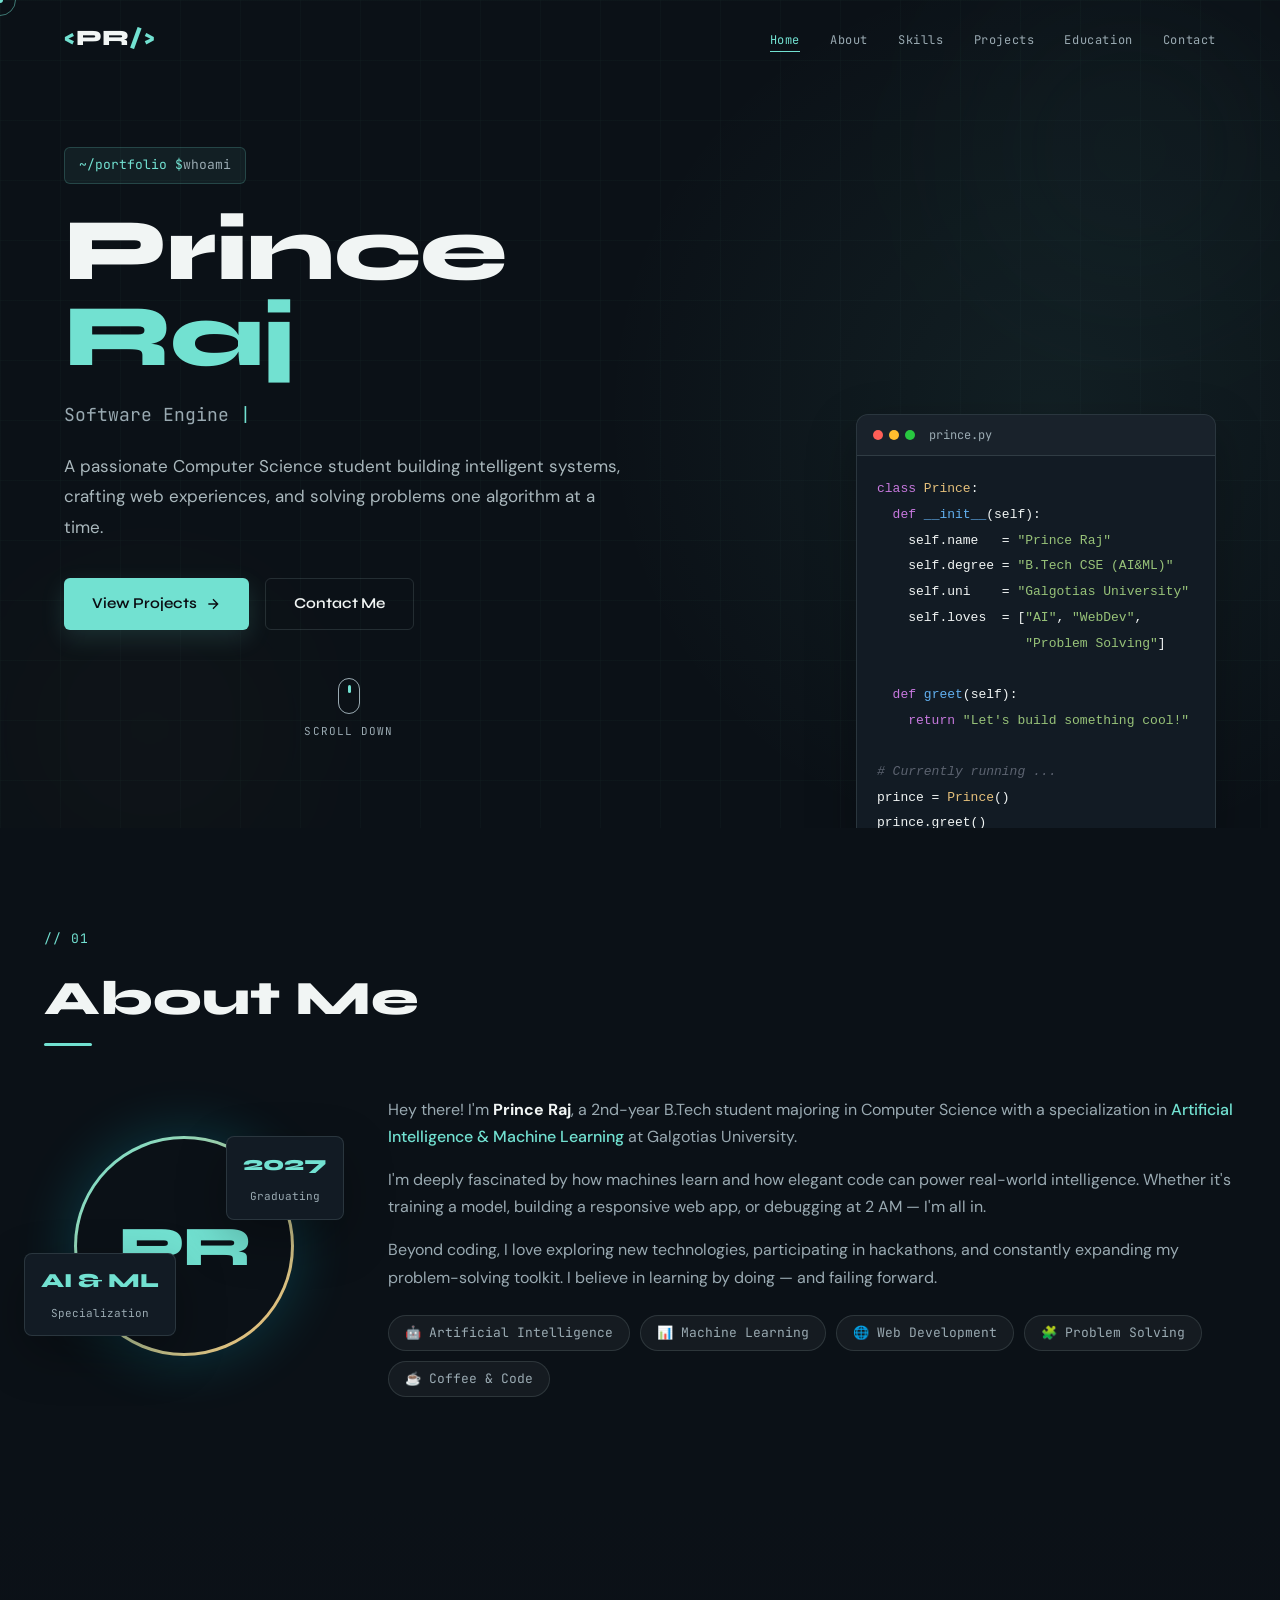
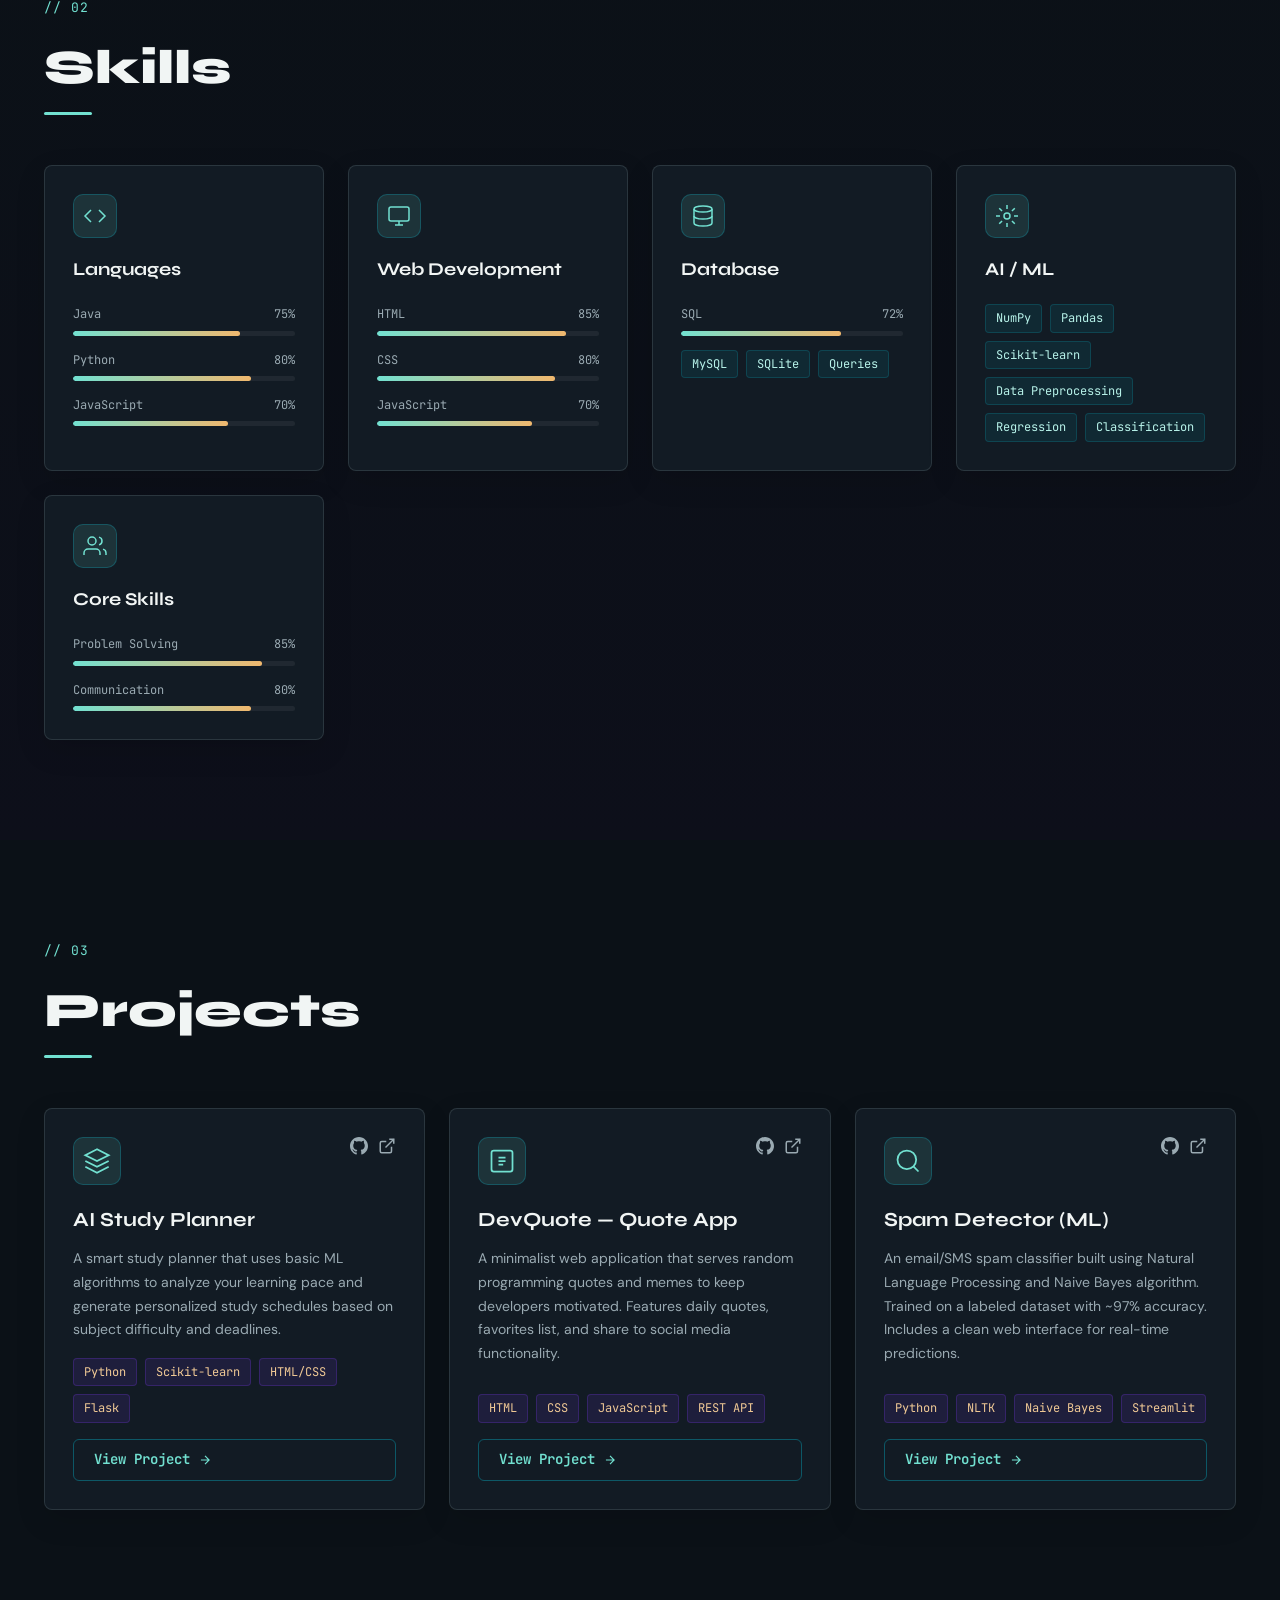
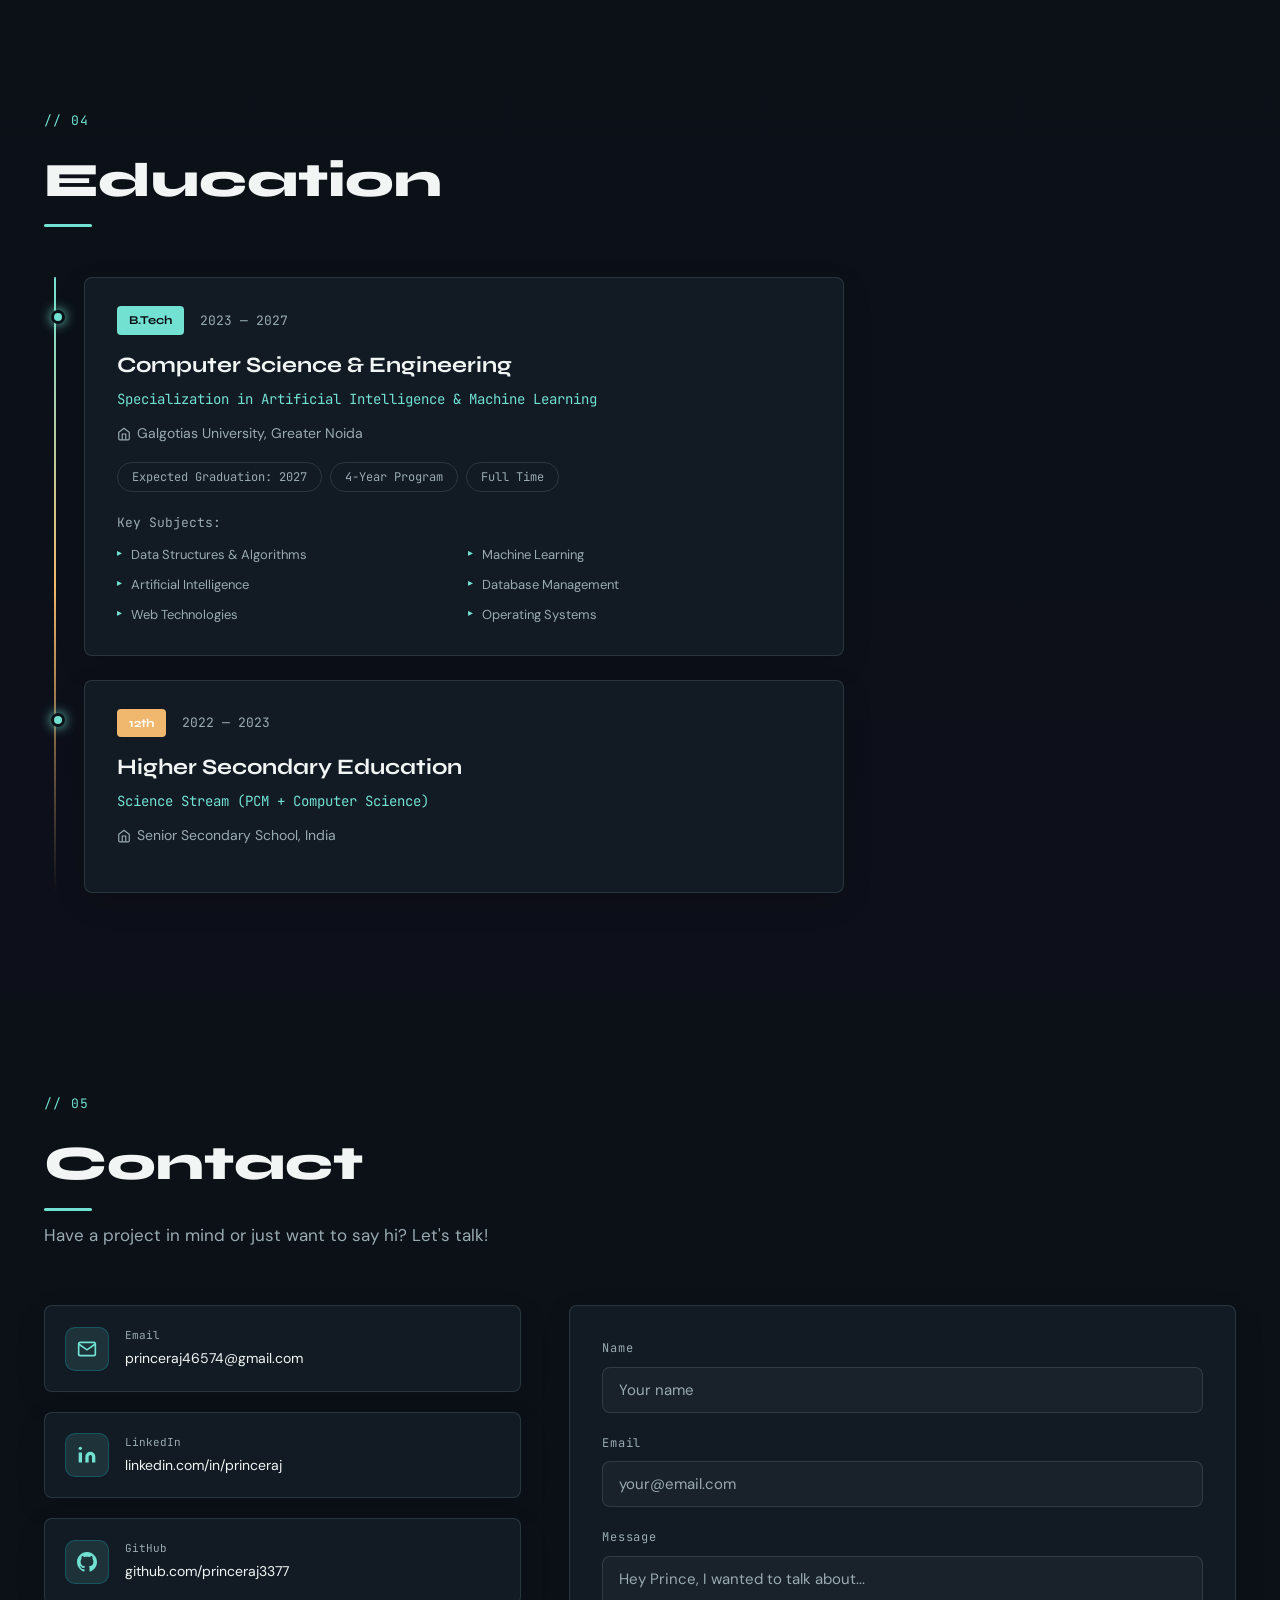
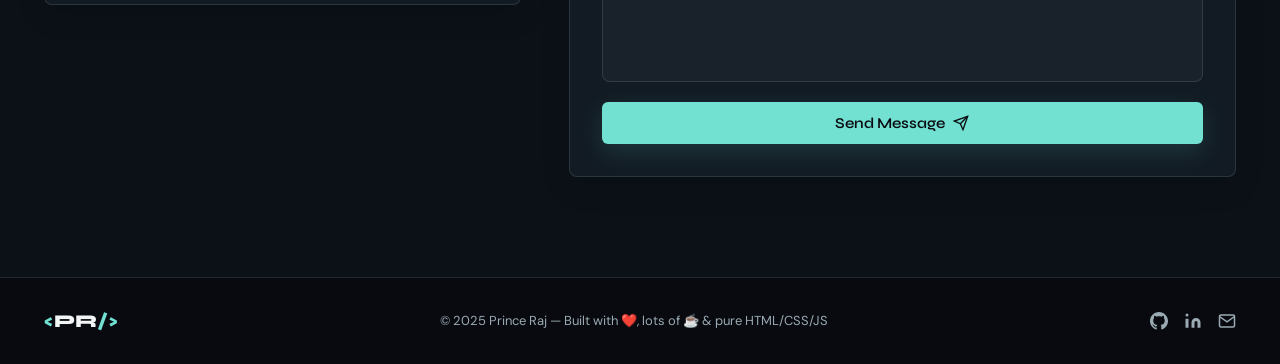
<file: index (1).html>
<!DOCTYPE html>
<html lang="en">
<head>
  <meta charset="UTF-8" />
  <meta name="viewport" content="width=device-width, initial-scale=1.0"/>
  <title>Prince Raj | AI/ML Enthusiast</title>
  <link rel="stylesheet" href="style.css" />
  <!-- Google Fonts: Syne (display) + JetBrains Mono (code feel) + DM Sans (body) -->
  <link rel="preconnect" href="https://fonts.googleapis.com">
  <link rel="preconnect" href="https://fonts.gstatic.com" crossorigin>
  <link href="https://fonts.googleapis.com/css2?family=Syne:wght@400;600;700;800&family=JetBrains+Mono:wght@300;400;500&family=DM+Sans:wght@300;400;500&display=swap" rel="stylesheet">
</head>
<body>

  <!-- ========== CUSTOM CURSOR ========== -->
  <div class="cursor-dot" id="cursorDot"></div>
  <div class="cursor-ring" id="cursorRing"></div>

  <!-- ========== NAVBAR ========== -->
  <nav class="navbar" id="navbar">
    <div class="nav-logo">
      <!-- Terminal-style logo -->
      <span class="logo-bracket">&lt;</span>PR<span class="logo-bracket">/&gt;</span>
    </div>
    <ul class="nav-links" id="navLinks">
      <li><a href="#hero"     class="nav-link active" data-section="hero">Home</a></li>
      <li><a href="#about"    class="nav-link"        data-section="about">About</a></li>
      <li><a href="#skills"   class="nav-link"        data-section="skills">Skills</a></li>
      <li><a href="#projects" class="nav-link"        data-section="projects">Projects</a></li>
      <li><a href="#education"class="nav-link"        data-section="education">Education</a></li>
      <li><a href="#contact"  class="nav-link"        data-section="contact">Contact</a></li>
    </ul>
    <!-- Hamburger for mobile -->
    <button class="hamburger" id="hamburger" aria-label="Toggle menu">
      <span></span><span></span><span></span>
    </button>
  </nav>

  <!-- ========== HERO SECTION ========== -->
  <section id="hero" class="hero-section">
    <!-- Animated grid background -->
    <div class="grid-bg"></div>
    <!-- Floating blobs for depth -->
    <div class="blob blob-1"></div>
    <div class="blob blob-2"></div>

    <div class="hero-content">
      <!-- Terminal-style greeting -->
      <div class="terminal-tag fade-up">
        <span class="term-prompt">~/portfolio $</span>
        <span class="term-cmd"> whoami</span>
      </div>

      <h1 class="hero-name fade-up delay-1">
        Prince<br><span class="accent-text">Raj</span>
      </h1>

      <!-- Typing animation container -->
      <p class="hero-tagline fade-up delay-2">
        <span class="typing-text" id="typingText"></span>
        <span class="cursor-blink">|</span>
      </p>

      <p class="hero-intro fade-up delay-3">
        A passionate Computer Science student building intelligent systems,
        crafting web experiences, and solving problems one algorithm at a time.
      </p>

      <div class="hero-buttons fade-up delay-4">
        <a href="#projects" class="btn btn-primary">
          <span>View Projects</span>
          <svg width="16" height="16" viewBox="0 0 24 24" fill="none" stroke="currentColor" stroke-width="2"><path d="M5 12h14M12 5l7 7-7 7"/></svg>
        </a>
        <a href="#contact" class="btn btn-outline">Contact Me</a>
      </div>

      <!-- Scroll indicator -->
      <div class="scroll-hint fade-up delay-5">
        <div class="scroll-mouse">
          <div class="scroll-wheel"></div>
        </div>
        <span>scroll down</span>
      </div>
    </div>

    <!-- Decorative code snippet floating card -->
    <div class="hero-code-card fade-right">
      <div class="code-card-header">
        <span class="dot red"></span><span class="dot yellow"></span><span class="dot green"></span>
        <span class="code-filename">prince.py</span>
      </div>
      <pre class="code-snippet"><code><span class="c-keyword">class</span> <span class="c-class">Prince</span>:
  <span class="c-keyword">def</span> <span class="c-fn">__init__</span>(self):
    self.name   = <span class="c-str">"Prince Raj"</span>
    self.degree = <span class="c-str">"B.Tech CSE (AI&ML)"</span>
    self.uni    = <span class="c-str">"Galgotias University"</span>
    self.loves  = [<span class="c-str">"AI"</span>, <span class="c-str">"WebDev"</span>,
                   <span class="c-str">"Problem Solving"</span>]

  <span class="c-keyword">def</span> <span class="c-fn">greet</span>(self):
    <span class="c-keyword">return</span> <span class="c-str">"Let's build something cool!"</span>

<span class="c-comment"># Currently running ...</span>
prince = <span class="c-class">Prince</span>()
prince.greet()</code></pre>
    </div>
  </section>

  <!-- ========== ABOUT SECTION ========== -->
  <section id="about" class="about-section section">
    <div class="container">
      <div class="section-header reveal">
        <span class="section-tag">// 01</span>
        <h2 class="section-title">About Me</h2>
      </div>

      <div class="about-grid">
        <!-- Avatar placeholder with initials -->
        <div class="about-avatar reveal">
          <div class="avatar-ring">
            <div class="avatar-initials">PR</div>
          </div>
          <!-- Stat badges -->
          <div class="stat-badge badge-top reveal-right">
            <span class="badge-num">2027</span>
            <span class="badge-label">Graduating</span>
          </div>
          <div class="stat-badge badge-bottom reveal-right delay-1">
            <span class="badge-num">AI &amp; ML</span>
            <span class="badge-label">Specialization</span>
          </div>
        </div>

        <!-- About text -->
        <div class="about-text reveal delay-1">
          <p class="about-para">
            Hey there! I'm <strong>Prince Raj</strong>, a 2nd-year B.Tech student
            majoring in Computer Science with a specialization in
            <span class="highlight">Artificial Intelligence &amp; Machine Learning</span>
            at Galgotias University.
          </p>
          <p class="about-para">
            I'm deeply fascinated by how machines learn and how elegant code can power
            real-world intelligence. Whether it's training a model, building a responsive
            web app, or debugging at 2 AM — I'm all in.
          </p>
          <p class="about-para">
            Beyond coding, I love exploring new technologies, participating in hackathons,
            and constantly expanding my problem-solving toolkit. I believe in learning
            by doing — and failing forward.
          </p>

          <div class="about-interests">
            <span class="interest-chip">🤖 Artificial Intelligence</span>
            <span class="interest-chip">📊 Machine Learning</span>
            <span class="interest-chip">🌐 Web Development</span>
            <span class="interest-chip">🧩 Problem Solving</span>
            <span class="interest-chip">☕ Coffee &amp; Code</span>
          </div>
        </div>
      </div>
    </div>
  </section>

  <!-- ========== SKILLS SECTION ========== -->
  <section id="skills" class="skills-section section">
    <div class="container">
      <div class="section-header reveal">
        <span class="section-tag">// 02</span>
        <h2 class="section-title">Skills</h2>
      </div>

      <div class="skills-grid">

        <!-- Programming Languages -->
        <div class="skill-card reveal">
          <div class="skill-card-icon">
            <svg width="24" height="24" viewBox="0 0 24 24" fill="none" stroke="currentColor" stroke-width="1.5"><polyline points="16 18 22 12 16 6"/><polyline points="8 6 2 12 8 18"/></svg>
          </div>
          <h3 class="skill-card-title">Languages</h3>
          <div class="skill-bars">
            <div class="skill-bar-item">
              <div class="skill-bar-label"><span>Java</span><span>75%</span></div>
              <div class="bar-track"><div class="bar-fill" data-width="75"></div></div>
            </div>
            <div class="skill-bar-item">
              <div class="skill-bar-label"><span>Python</span><span>80%</span></div>
              <div class="bar-track"><div class="bar-fill" data-width="80"></div></div>
            </div>
            <div class="skill-bar-item">
              <div class="skill-bar-label"><span>JavaScript</span><span>70%</span></div>
              <div class="bar-track"><div class="bar-fill" data-width="70"></div></div>
            </div>
          </div>
        </div>

        <!-- Web Development -->
        <div class="skill-card reveal delay-1">
          <div class="skill-card-icon">
            <svg width="24" height="24" viewBox="0 0 24 24" fill="none" stroke="currentColor" stroke-width="1.5"><rect x="2" y="3" width="20" height="14" rx="2"/><line x1="8" y1="21" x2="16" y2="21"/><line x1="12" y1="17" x2="12" y2="21"/></svg>
          </div>
          <h3 class="skill-card-title">Web Development</h3>
          <div class="skill-bars">
            <div class="skill-bar-item">
              <div class="skill-bar-label"><span>HTML</span><span>85%</span></div>
              <div class="bar-track"><div class="bar-fill" data-width="85"></div></div>
            </div>
            <div class="skill-bar-item">
              <div class="skill-bar-label"><span>CSS</span><span>80%</span></div>
              <div class="bar-track"><div class="bar-fill" data-width="80"></div></div>
            </div>
            <div class="skill-bar-item">
              <div class="skill-bar-label"><span>JavaScript</span><span>70%</span></div>
              <div class="bar-track"><div class="bar-fill" data-width="70"></div></div>
            </div>
          </div>
        </div>

        <!-- Database -->
        <div class="skill-card reveal delay-2">
          <div class="skill-card-icon">
            <svg width="24" height="24" viewBox="0 0 24 24" fill="none" stroke="currentColor" stroke-width="1.5"><ellipse cx="12" cy="5" rx="9" ry="3"/><path d="M21 12c0 1.66-4 3-9 3s-9-1.34-9-3"/><path d="M3 5v14c0 1.66 4 3 9 3s9-1.34 9-3V5"/></svg>
          </div>
          <h3 class="skill-card-title">Database</h3>
          <div class="skill-bars">
            <div class="skill-bar-item">
              <div class="skill-bar-label"><span>SQL</span><span>72%</span></div>
              <div class="bar-track"><div class="bar-fill" data-width="72"></div></div>
            </div>
          </div>
          <!-- Pill badges for extra tech -->
          <div class="skill-pills">
            <span class="skill-pill">MySQL</span>
            <span class="skill-pill">SQLite</span>
            <span class="skill-pill">Queries</span>
          </div>
        </div>

        <!-- AI/ML -->
        <div class="skill-card reveal delay-1">
          <div class="skill-card-icon">
            <svg width="24" height="24" viewBox="0 0 24 24" fill="none" stroke="currentColor" stroke-width="1.5"><circle cx="12" cy="12" r="3"/><path d="M12 1v4M12 19v4M4.22 4.22l2.83 2.83M16.95 16.95l2.83 2.83M1 12h4M19 12h4M4.22 19.78l2.83-2.83M16.95 7.05l2.83-2.83"/></svg>
          </div>
          <h3 class="skill-card-title">AI / ML</h3>
          <div class="skill-pills">
            <span class="skill-pill">NumPy</span>
            <span class="skill-pill">Pandas</span>
            <span class="skill-pill">Scikit-learn</span>
            <span class="skill-pill">Data Preprocessing</span>
            <span class="skill-pill">Regression</span>
            <span class="skill-pill">Classification</span>
          </div>
        </div>

        <!-- Core Skills -->
        <div class="skill-card reveal delay-2">
          <div class="skill-card-icon">
            <svg width="24" height="24" viewBox="0 0 24 24" fill="none" stroke="currentColor" stroke-width="1.5"><path d="M17 21v-2a4 4 0 0 0-4-4H5a4 4 0 0 0-4 4v2"/><circle cx="9" cy="7" r="4"/><path d="M23 21v-2a4 4 0 0 0-3-3.87"/><path d="M16 3.13a4 4 0 0 1 0 7.75"/></svg>
          </div>
          <h3 class="skill-card-title">Core Skills</h3>
          <div class="skill-bars">
            <div class="skill-bar-item">
              <div class="skill-bar-label"><span>Problem Solving</span><span>85%</span></div>
              <div class="bar-track"><div class="bar-fill" data-width="85"></div></div>
            </div>
            <div class="skill-bar-item">
              <div class="skill-bar-label"><span>Communication</span><span>80%</span></div>
              <div class="bar-track"><div class="bar-fill" data-width="80"></div></div>
            </div>
          </div>
        </div>

      </div><!-- /skills-grid -->
    </div>
  </section>

  <!-- ========== PROJECTS SECTION ========== -->
  <section id="projects" class="projects-section section">
    <div class="container">
      <div class="section-header reveal">
        <span class="section-tag">// 03</span>
        <h2 class="section-title">Projects</h2>
      </div>

      <div class="projects-grid">

        <!-- Project 1 -->
        <div class="project-card reveal">
          <div class="project-card-top">
            <div class="project-icon">
              <svg width="28" height="28" viewBox="0 0 24 24" fill="none" stroke="currentColor" stroke-width="1.5"><path d="M12 2L2 7l10 5 10-5-10-5z"/><path d="M2 17l10 5 10-5"/><path d="M2 12l10 5 10-5"/></svg>
            </div>
            <div class="project-links">
              <a href="#" class="icon-link" title="GitHub">
                <svg width="18" height="18" viewBox="0 0 24 24" fill="currentColor"><path d="M12 0c-6.626 0-12 5.373-12 12 0 5.302 3.438 9.8 8.207 11.387.599.111.793-.261.793-.577v-2.234c-3.338.726-4.033-1.416-4.033-1.416-.546-1.387-1.333-1.756-1.333-1.756-1.089-.745.083-.729.083-.729 1.205.084 1.839 1.237 1.839 1.237 1.07 1.834 2.807 1.304 3.492.997.107-.775.418-1.305.762-1.604-2.665-.305-5.467-1.334-5.467-5.931 0-1.311.469-2.381 1.236-3.221-.124-.303-.535-1.524.117-3.176 0 0 1.008-.322 3.301 1.23.957-.266 1.983-.399 3.003-.404 1.02.005 2.047.138 3.006.404 2.291-1.552 3.297-1.23 3.297-1.23.653 1.653.242 2.874.118 3.176.77.84 1.235 1.911 1.235 3.221 0 4.609-2.807 5.624-5.479 5.921.43.372.823 1.102.823 2.222v3.293c0 .319.192.694.801.576 4.765-1.589 8.199-6.086 8.199-11.386 0-6.627-5.373-12-12-12z"/></svg>
              </a>
              <a href="#" class="icon-link" title="Live Demo">
                <svg width="18" height="18" viewBox="0 0 24 24" fill="none" stroke="currentColor" stroke-width="2"><path d="M18 13v6a2 2 0 01-2 2H5a2 2 0 01-2-2V8a2 2 0 012-2h6"/><polyline points="15 3 21 3 21 9"/><line x1="10" y1="14" x2="21" y2="3"/></svg>
              </a>
            </div>
          </div>
          <h3 class="project-title">AI Study Planner</h3>
          <p class="project-desc">
            A smart study planner that uses basic ML algorithms to analyze your learning pace and
            generate personalized study schedules based on subject difficulty and deadlines.
          </p>
          <div class="project-tech">
            <span class="tech-tag">Python</span>
            <span class="tech-tag">Scikit-learn</span>
            <span class="tech-tag">HTML/CSS</span>
            <span class="tech-tag">Flask</span>
          </div>
          <a href="#" class="btn btn-project">View Project <svg width="14" height="14" viewBox="0 0 24 24" fill="none" stroke="currentColor" stroke-width="2"><path d="M5 12h14M12 5l7 7-7 7"/></svg></a>
        </div>

        <!-- Project 2 -->
        <div class="project-card reveal delay-1">
          <div class="project-card-top">
            <div class="project-icon">
              <svg width="28" height="28" viewBox="0 0 24 24" fill="none" stroke="currentColor" stroke-width="1.5"><rect x="3" y="3" width="18" height="18" rx="2"/><path d="M9 9h6M9 12h6M9 15h4"/></svg>
            </div>
            <div class="project-links">
              <a href="#" class="icon-link" title="GitHub">
                <svg width="18" height="18" viewBox="0 0 24 24" fill="currentColor"><path d="M12 0c-6.626 0-12 5.373-12 12 0 5.302 3.438 9.8 8.207 11.387.599.111.793-.261.793-.577v-2.234c-3.338.726-4.033-1.416-4.033-1.416-.546-1.387-1.333-1.756-1.333-1.756-1.089-.745.083-.729.083-.729 1.205.084 1.839 1.237 1.839 1.237 1.07 1.834 2.807 1.304 3.492.997.107-.775.418-1.305.762-1.604-2.665-.305-5.467-1.334-5.467-5.931 0-1.311.469-2.381 1.236-3.221-.124-.303-.535-1.524.117-3.176 0 0 1.008-.322 3.301 1.23.957-.266 1.983-.399 3.003-.404 1.02.005 2.047.138 3.006.404 2.291-1.552 3.297-1.23 3.297-1.23.653 1.653.242 2.874.118 3.176.77.84 1.235 1.911 1.235 3.221 0 4.609-2.807 5.624-5.479 5.921.43.372.823 1.102.823 2.222v3.293c0 .319.192.694.801.576 4.765-1.589 8.199-6.086 8.199-11.386 0-6.627-5.373-12-12-12z"/></svg>
              </a>
              <a href="#" class="icon-link" title="Live Demo">
                <svg width="18" height="18" viewBox="0 0 24 24" fill="none" stroke="currentColor" stroke-width="2"><path d="M18 13v6a2 2 0 01-2 2H5a2 2 0 01-2-2V8a2 2 0 012-2h6"/><polyline points="15 3 21 3 21 9"/><line x1="10" y1="14" x2="21" y2="3"/></svg>
              </a>
            </div>
          </div>
          <h3 class="project-title">DevQuote — Quote App</h3>
          <p class="project-desc">
            A minimalist web application that serves random programming quotes and memes
            to keep developers motivated. Features daily quotes, favorites list, and share
            to social media functionality.
          </p>
          <div class="project-tech">
            <span class="tech-tag">HTML</span>
            <span class="tech-tag">CSS</span>
            <span class="tech-tag">JavaScript</span>
            <span class="tech-tag">REST API</span>
          </div>
          <a href="#" class="btn btn-project">View Project <svg width="14" height="14" viewBox="0 0 24 24" fill="none" stroke="currentColor" stroke-width="2"><path d="M5 12h14M12 5l7 7-7 7"/></svg></a>
        </div>

        <!-- Project 3 -->
        <div class="project-card reveal delay-2">
          <div class="project-card-top">
            <div class="project-icon">
              <svg width="28" height="28" viewBox="0 0 24 24" fill="none" stroke="currentColor" stroke-width="1.5"><circle cx="11" cy="11" r="8"/><line x1="21" y1="21" x2="16.65" y2="16.65"/></svg>
            </div>
            <div class="project-links">
              <a href="#" class="icon-link" title="GitHub">
                <svg width="18" height="18" viewBox="0 0 24 24" fill="currentColor"><path d="M12 0c-6.626 0-12 5.373-12 12 0 5.302 3.438 9.8 8.207 11.387.599.111.793-.261.793-.577v-2.234c-3.338.726-4.033-1.416-4.033-1.416-.546-1.387-1.333-1.756-1.333-1.756-1.089-.745.083-.729.083-.729 1.205.084 1.839 1.237 1.839 1.237 1.07 1.834 2.807 1.304 3.492.997.107-.775.418-1.305.762-1.604-2.665-.305-5.467-1.334-5.467-5.931 0-1.311.469-2.381 1.236-3.221-.124-.303-.535-1.524.117-3.176 0 0 1.008-.322 3.301 1.23.957-.266 1.983-.399 3.003-.404 1.02.005 2.047.138 3.006.404 2.291-1.552 3.297-1.23 3.297-1.23.653 1.653.242 2.874.118 3.176.77.84 1.235 1.911 1.235 3.221 0 4.609-2.807 5.624-5.479 5.921.43.372.823 1.102.823 2.222v3.293c0 .319.192.694.801.576 4.765-1.589 8.199-6.086 8.199-11.386 0-6.627-5.373-12-12-12z"/></svg>
              </a>
              <a href="#" class="icon-link" title="Live Demo">
                <svg width="18" height="18" viewBox="0 0 24 24" fill="none" stroke="currentColor" stroke-width="2"><path d="M18 13v6a2 2 0 01-2 2H5a2 2 0 01-2-2V8a2 2 0 012-2h6"/><polyline points="15 3 21 3 21 9"/><line x1="10" y1="14" x2="21" y2="3"/></svg>
              </a>
            </div>
          </div>
          <h3 class="project-title">Spam Detector (ML)</h3>
          <p class="project-desc">
            An email/SMS spam classifier built using Natural Language Processing and Naive Bayes
            algorithm. Trained on a labeled dataset with ~97% accuracy. Includes a clean
            web interface for real-time predictions.
          </p>
          <div class="project-tech">
            <span class="tech-tag">Python</span>
            <span class="tech-tag">NLTK</span>
            <span class="tech-tag">Naive Bayes</span>
            <span class="tech-tag">Streamlit</span>
          </div>
          <a href="#" class="btn btn-project">View Project <svg width="14" height="14" viewBox="0 0 24 24" fill="none" stroke="currentColor" stroke-width="2"><path d="M5 12h14M12 5l7 7-7 7"/></svg></a>
        </div>

      </div><!-- /projects-grid -->
    </div>
  </section>

  <!-- ========== EDUCATION SECTION ========== -->
  <section id="education" class="education-section section">
    <div class="container">
      <div class="section-header reveal">
        <span class="section-tag">// 04</span>
        <h2 class="section-title">Education</h2>
      </div>

      <div class="edu-timeline">
        <!-- Education card -->
        <div class="edu-card reveal">
          <div class="edu-dot"></div>
          <div class="edu-content">
            <div class="edu-top-row">
              <div class="edu-badge">B.Tech</div>
              <span class="edu-year">2023 — 2027</span>
            </div>
            <h3 class="edu-degree">Computer Science &amp; Engineering</h3>
            <p class="edu-spec">Specialization in Artificial Intelligence &amp; Machine Learning</p>
            <p class="edu-uni">
              <svg width="14" height="14" viewBox="0 0 24 24" fill="none" stroke="currentColor" stroke-width="2"><path d="M3 9l9-7 9 7v11a2 2 0 01-2 2H5a2 2 0 01-2-2z"/><polyline points="9 22 9 12 15 12 15 22"/></svg>
              Galgotias University, Greater Noida
            </p>
            <div class="edu-chips">
              <span class="edu-chip">Expected Graduation: 2027</span>
              <span class="edu-chip">4-Year Program</span>
              <span class="edu-chip">Full Time</span>
            </div>
            <div class="edu-subjects">
              <p class="subjects-label">Key Subjects:</p>
              <div class="subjects-grid">
                <span>Data Structures &amp; Algorithms</span>
                <span>Machine Learning</span>
                <span>Artificial Intelligence</span>
                <span>Database Management</span>
                <span>Web Technologies</span>
                <span>Operating Systems</span>
              </div>
            </div>
          </div>
        </div>
        <!-- You can add more timeline items here (e.g., 12th) -->
        <div class="edu-card reveal delay-1">
          <div class="edu-dot"></div>
          <div class="edu-content">
            <div class="edu-top-row">
              <div class="edu-badge edu-badge-secondary">12th</div>
              <span class="edu-year">2022 — 2023</span>
            </div>
            <h3 class="edu-degree">Higher Secondary Education</h3>
            <p class="edu-spec">Science Stream (PCM + Computer Science)</p>
            <p class="edu-uni">
              <svg width="14" height="14" viewBox="0 0 24 24" fill="none" stroke="currentColor" stroke-width="2"><path d="M3 9l9-7 9 7v11a2 2 0 01-2 2H5a2 2 0 01-2-2z"/><polyline points="9 22 9 12 15 12 15 22"/></svg>
              Senior Secondary School, India
            </p>
          </div>
        </div>
      </div>
    </div>
  </section>

  <!-- ========== CONTACT SECTION ========== -->
  <section id="contact" class="contact-section section">
    <div class="container">
      <div class="section-header reveal">
        <span class="section-tag">// 05</span>
        <h2 class="section-title">Contact</h2>
        <p class="section-subtitle">Have a project in mind or just want to say hi? Let's talk!</p>
      </div>

      <div class="contact-grid">
        <!-- Contact info -->
        <div class="contact-info reveal">
          <a href="mailto:princeraj46574@gmail.com" class="contact-item">
            <div class="contact-icon">
              <svg width="20" height="20" viewBox="0 0 24 24" fill="none" stroke="currentColor" stroke-width="2"><path d="M4 4h16c1.1 0 2 .9 2 2v12c0 1.1-.9 2-2 2H4c-1.1 0-2-.9-2-2V6c0-1.1.9-2 2-2z"/><polyline points="22,6 12,13 2,6"/></svg>
            </div>
            <div>
              <span class="contact-label">Email</span>
              <span class="contact-value">princeraj46574@gmail.com</span>
            </div>
          </a>

          <a href="https://www.linkedin.com/in/prince-kumar-448a07297/" target="_blank" class="contact-item">
            <div class="contact-icon">
              <svg width="20" height="20" viewBox="0 0 24 24" fill="currentColor"><path d="M16 8a6 6 0 016 6v7h-4v-7a2 2 0 00-2-2 2 2 0 00-2 2v7h-4v-7a6 6 0 016-6zM2 9h4v12H2z"/><circle cx="4" cy="4" r="2"/></svg>
            </div>
            <div>
              <span class="contact-label">LinkedIn</span>
              <span class="contact-value">linkedin.com/in/princeraj</span>
            </div>
          </a>

          <a href="https://github.com/princeraj3377" target="_blank" class="contact-item">
            <div class="contact-icon">
              <svg width="20" height="20" viewBox="0 0 24 24" fill="currentColor"><path d="M12 0c-6.626 0-12 5.373-12 12 0 5.302 3.438 9.8 8.207 11.387.599.111.793-.261.793-.577v-2.234c-3.338.726-4.033-1.416-4.033-1.416-.546-1.387-1.333-1.756-1.333-1.756-1.089-.745.083-.729.083-.729 1.205.084 1.839 1.237 1.839 1.237 1.07 1.834 2.807 1.304 3.492.997.107-.775.418-1.305.762-1.604-2.665-.305-5.467-1.334-5.467-5.931 0-1.311.469-2.381 1.236-3.221-.124-.303-.535-1.524.117-3.176 0 0 1.008-.322 3.301 1.23.957-.266 1.983-.399 3.003-.404 1.02.005 2.047.138 3.006.404 2.291-1.552 3.297-1.23 3.297-1.23.653 1.653.242 2.874.118 3.176.77.84 1.235 1.911 1.235 3.221 0 4.609-2.807 5.624-5.479 5.921.43.372.823 1.102.823 2.222v3.293c0 .319.192.694.801.576 4.765-1.589 8.199-6.086 8.199-11.386 0-6.627-5.373-12-12-12z"/></svg>
            </div>
            <div>
              <span class="contact-label">GitHub</span>
              <span class="contact-value">github.com/princeraj3377</span>
            </div>
          </a>
        </div>

        <!-- Contact form -->
        <div class="contact-form-wrap reveal delay-1">
          <form class="contact-form" id="contactForm">
            <div class="form-group">
              <label for="name">Name</label>
              <input type="text" id="name" name="name" placeholder="Your name" required />
            </div>
            <div class="form-group">
              <label for="email">Email</label>
              <input type="email" id="email" name="email" placeholder="your@email.com" required />
            </div>
            <div class="form-group">
              <label for="message">Message</label>
              <textarea id="message" name="message" rows="5" placeholder="Hey Prince, I wanted to talk about..." required></textarea>
            </div>
            <button type="submit" class="btn btn-primary btn-full">
              <span>Send Message</span>
              <svg width="16" height="16" viewBox="0 0 24 24" fill="none" stroke="currentColor" stroke-width="2"><line x1="22" y1="2" x2="11" y2="13"/><polygon points="22 2 15 22 11 13 2 9 22 2"/></svg>
            </button>
            <!-- Success message (hidden by default) -->
            <div class="form-success" id="formSuccess">
              ✅ Message sent! I'll get back to you soon.
            </div>
          </form>
        </div>
      </div>
    </div>
  </section>

  <!-- ========== FOOTER ========== -->
  <footer class="footer">
    <div class="container footer-inner">
      <div class="footer-logo">
        <span class="logo-bracket">&lt;</span>PR<span class="logo-bracket">/&gt;</span>
      </div>
      <p class="footer-copy">
        © 2025 Prince Raj — Built with ❤️, lots of ☕ &amp; pure HTML/CSS/JS
      </p>
      <div class="footer-socials">
        <a href="https://github.com/princeraj" target="_blank" class="social-link" title="GitHub">
          <svg width="18" height="18" viewBox="0 0 24 24" fill="currentColor"><path d="M12 0c-6.626 0-12 5.373-12 12 0 5.302 3.438 9.8 8.207 11.387.599.111.793-.261.793-.577v-2.234c-3.338.726-4.033-1.416-4.033-1.416-.546-1.387-1.333-1.756-1.333-1.756-1.089-.745.083-.729.083-.729 1.205.084 1.839 1.237 1.839 1.237 1.07 1.834 2.807 1.304 3.492.997.107-.775.418-1.305.762-1.604-2.665-.305-5.467-1.334-5.467-5.931 0-1.311.469-2.381 1.236-3.221-.124-.303-.535-1.524.117-3.176 0 0 1.008-.322 3.301 1.23.957-.266 1.983-.399 3.003-.404 1.02.005 2.047.138 3.006.404 2.291-1.552 3.297-1.23 3.297-1.23.653 1.653.242 2.874.118 3.176.77.84 1.235 1.911 1.235 3.221 0 4.609-2.807 5.624-5.479 5.921.43.372.823 1.102.823 2.222v3.293c0 .319.192.694.801.576 4.765-1.589 8.199-6.086 8.199-11.386 0-6.627-5.373-12-12-12z"/></svg>
        </a>
        <a href="https://linkedin.com/in/princeraj" target="_blank" class="social-link" title="LinkedIn">
          <svg width="18" height="18" viewBox="0 0 24 24" fill="currentColor"><path d="M16 8a6 6 0 016 6v7h-4v-7a2 2 0 00-2-2 2 2 0 00-2 2v7h-4v-7a6 6 0 016-6zM2 9h4v12H2z"/><circle cx="4" cy="4" r="2"/></svg>
        </a>
        <a href="mailto:princeraj@example.com" class="social-link" title="Email">
          <svg width="18" height="18" viewBox="0 0 24 24" fill="none" stroke="currentColor" stroke-width="2"><path d="M4 4h16c1.1 0 2 .9 2 2v12c0 1.1-.9 2-2 2H4c-1.1 0-2-.9-2-2V6c0-1.1.9-2 2-2z"/><polyline points="22,6 12,13 2,6"/></svg>
        </a>
      </div>
    </div>
  </footer>

  <script src="script.js"></script>
</body>
</html>
</file>
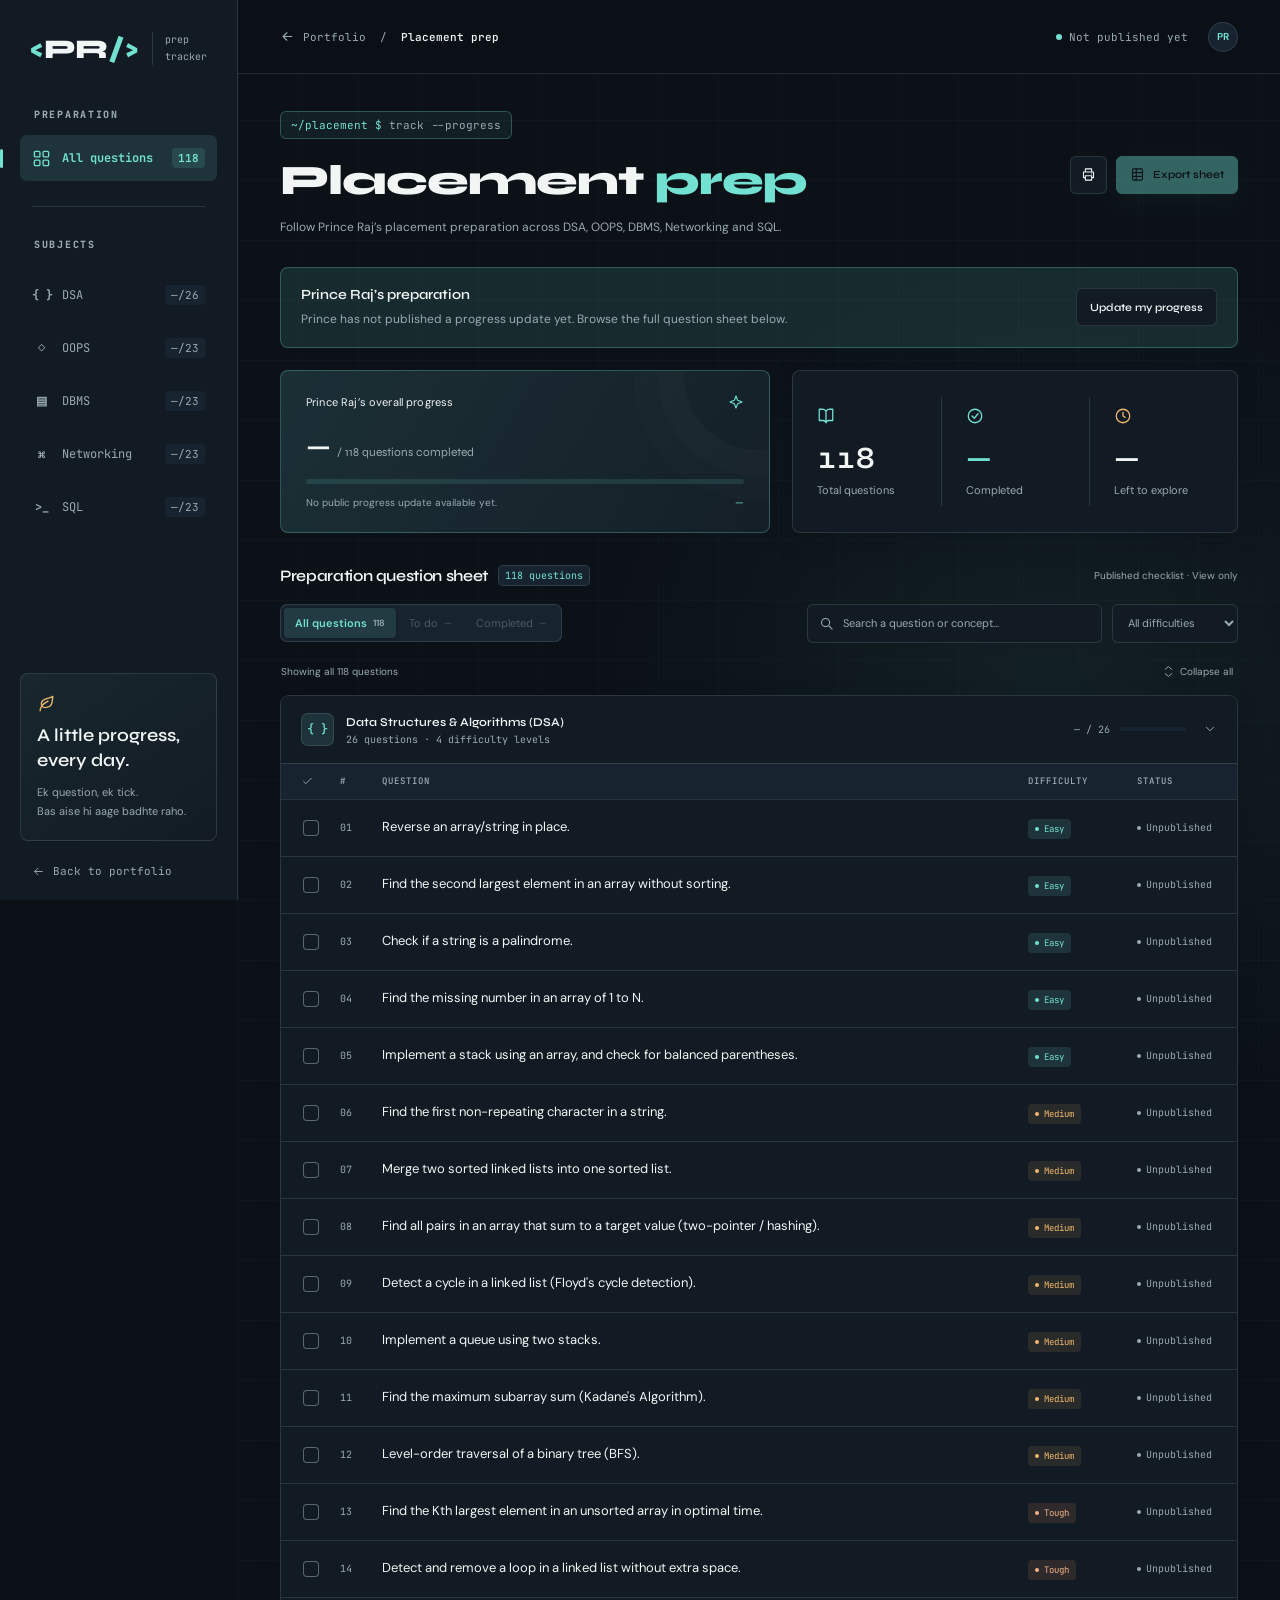
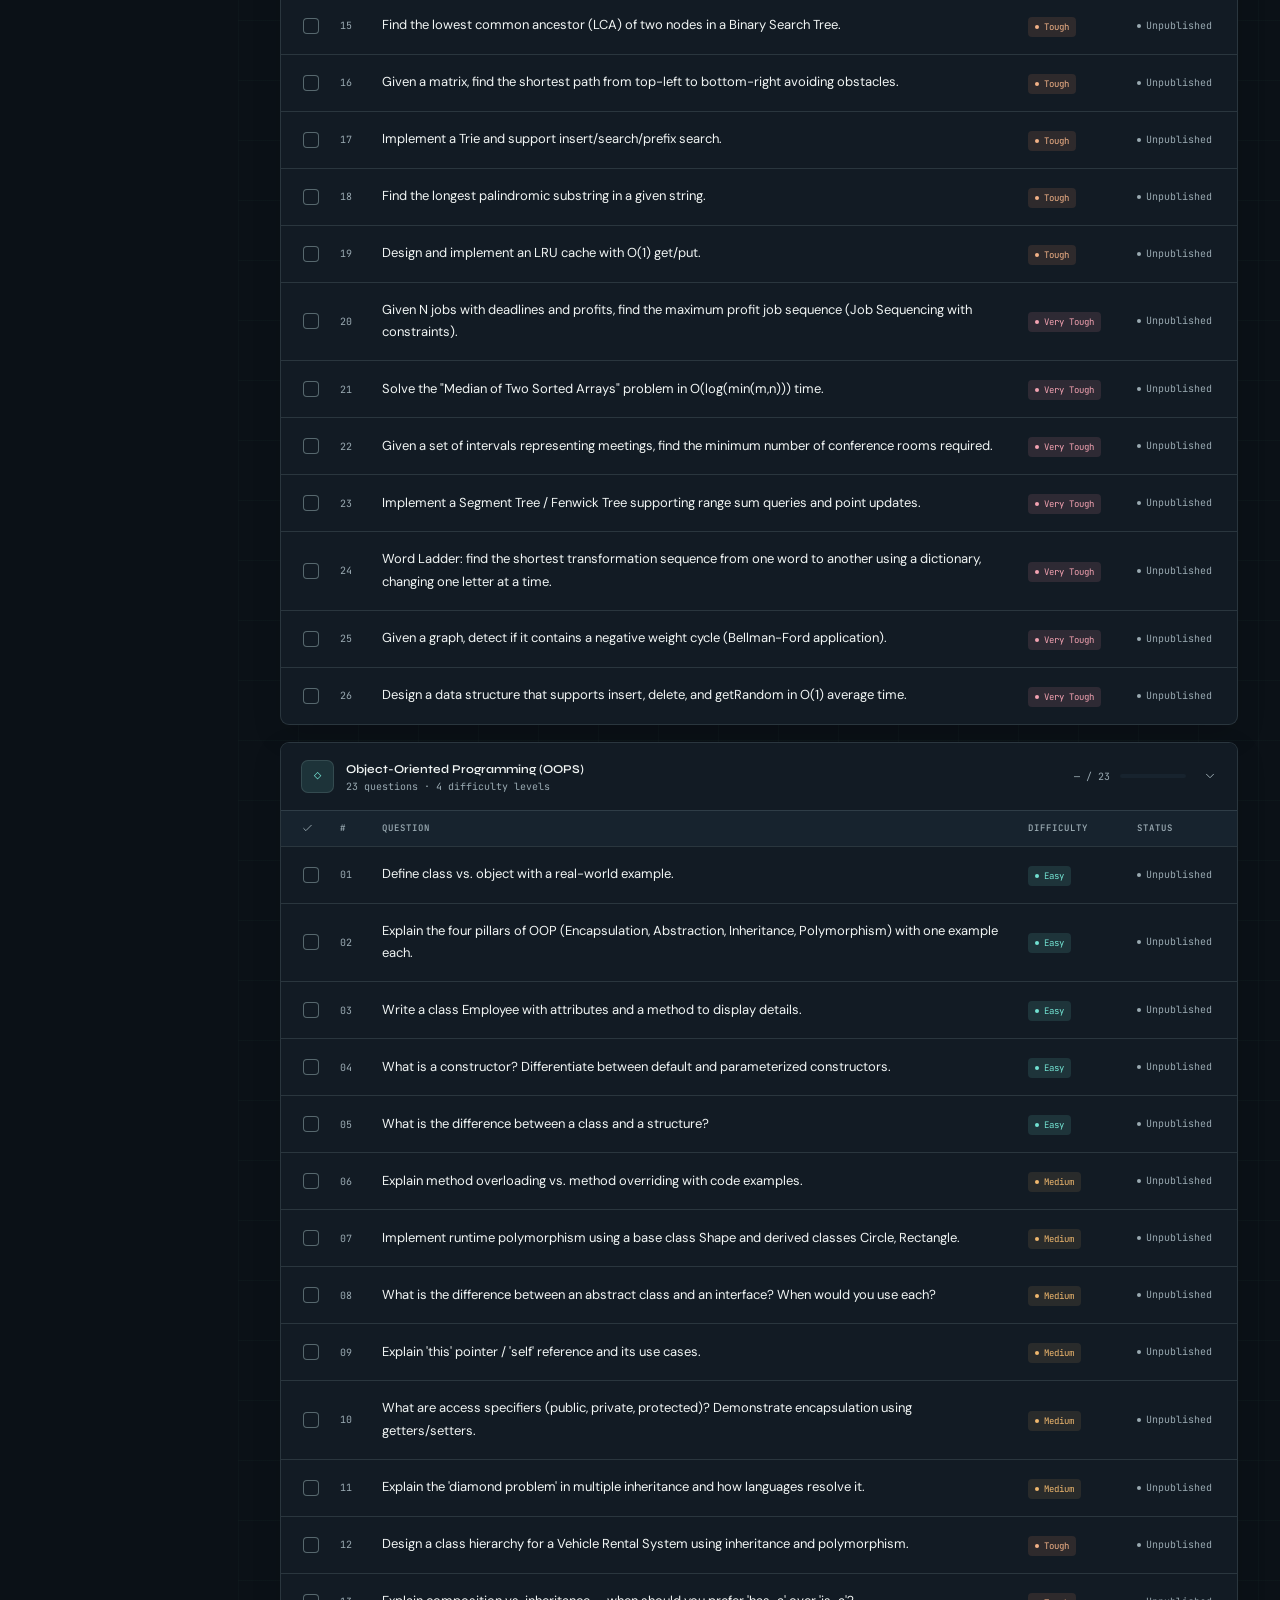
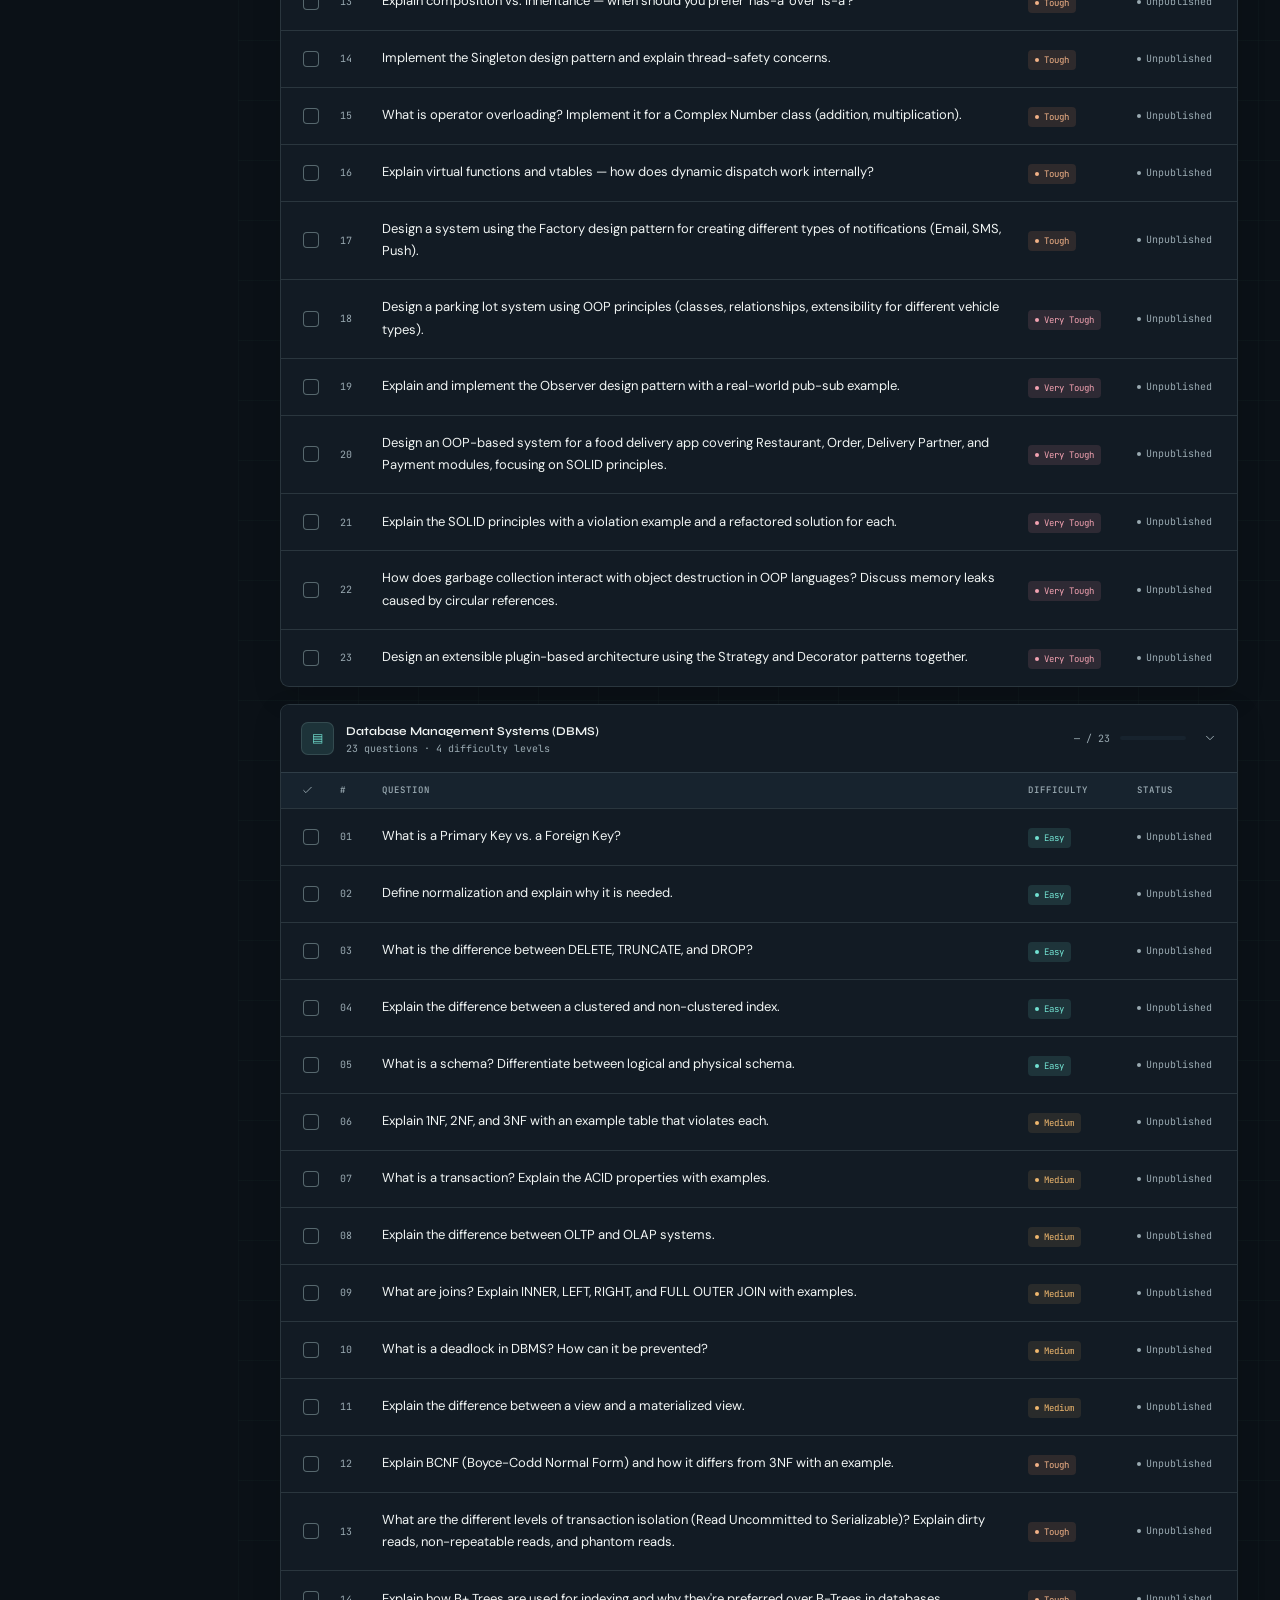
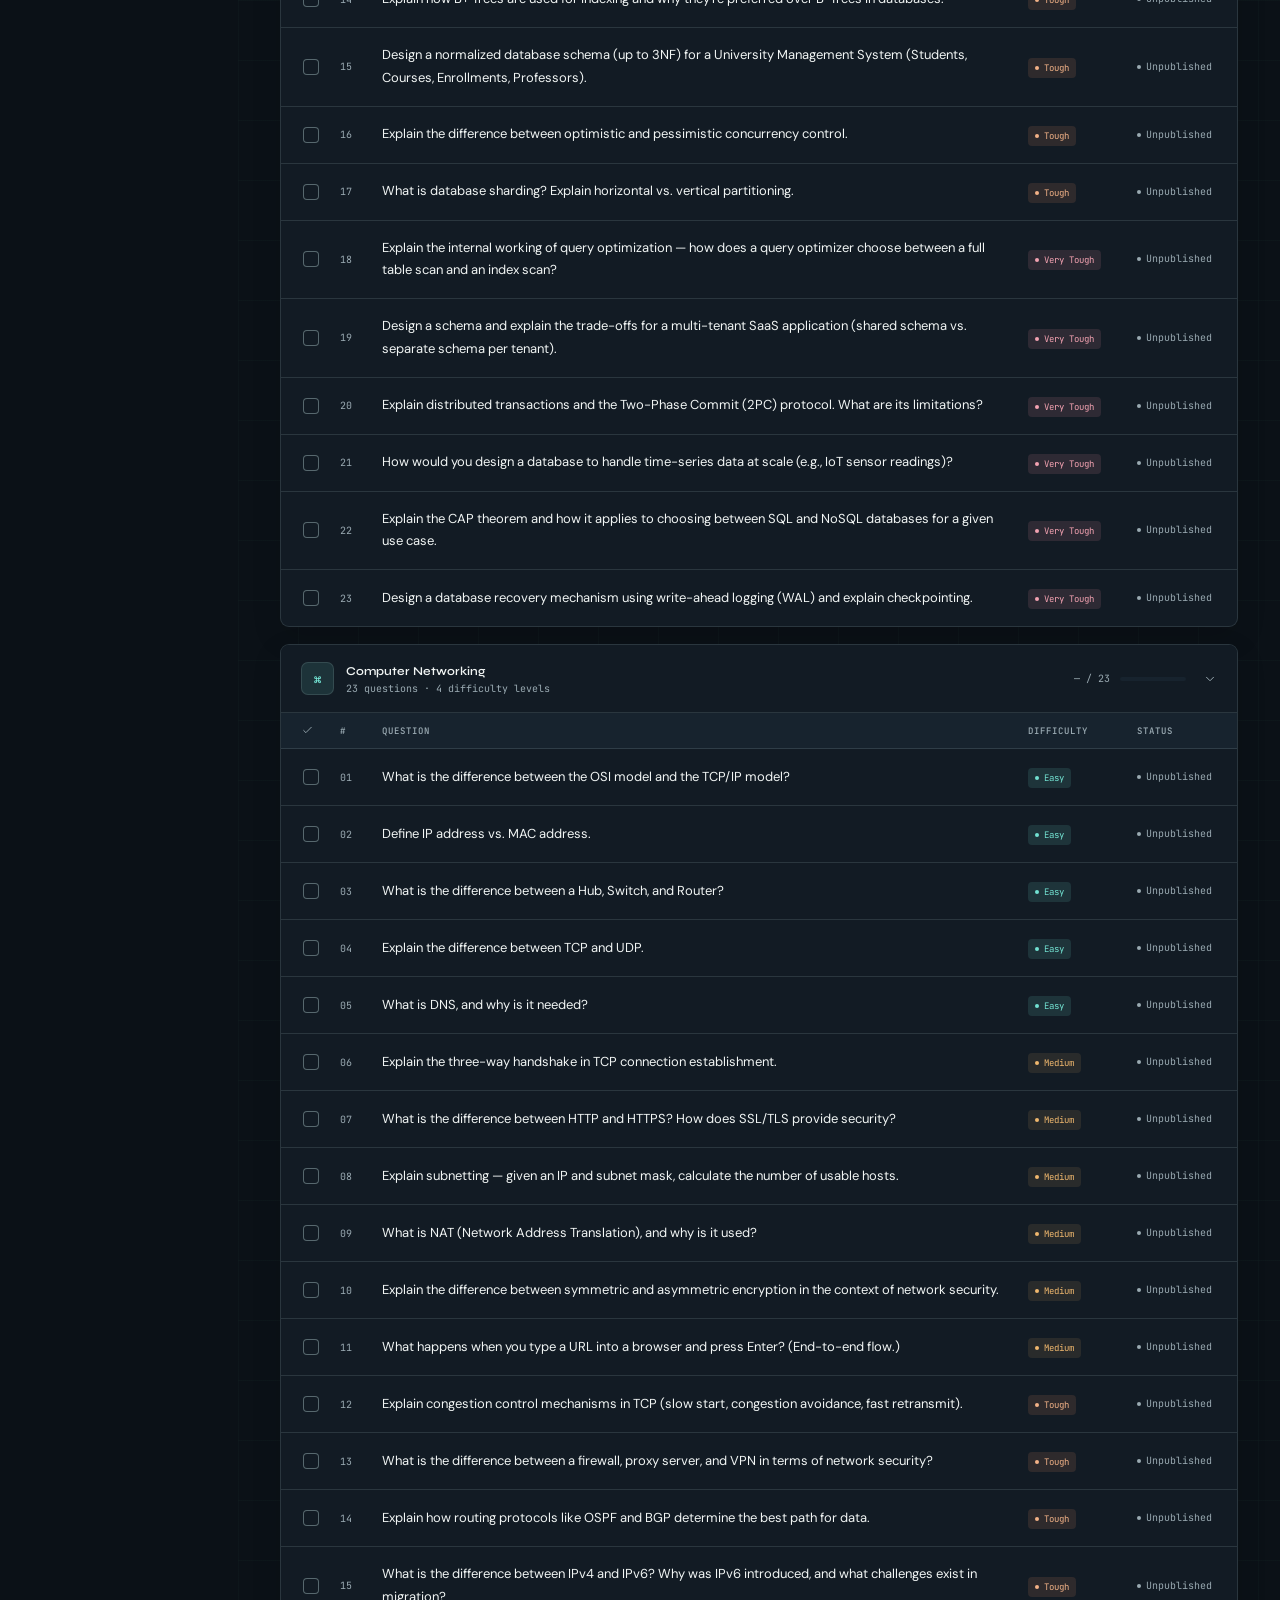
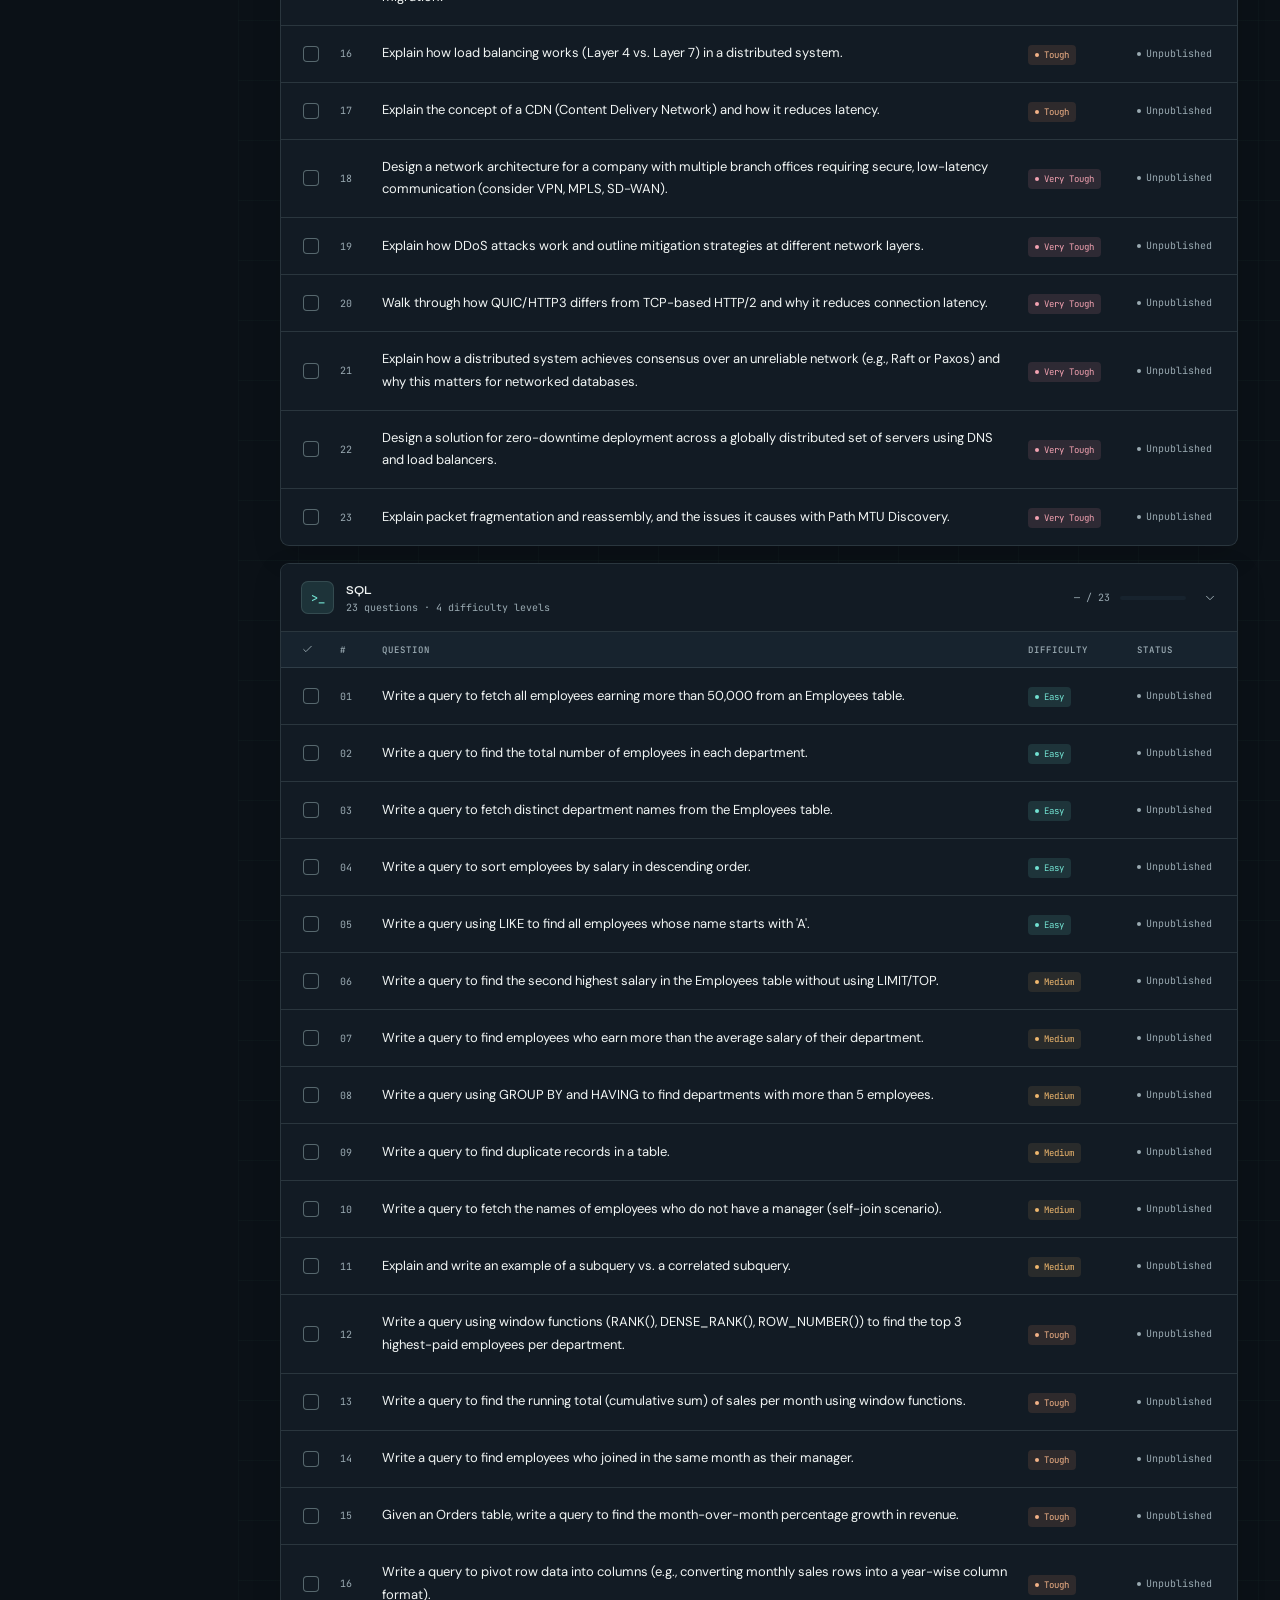
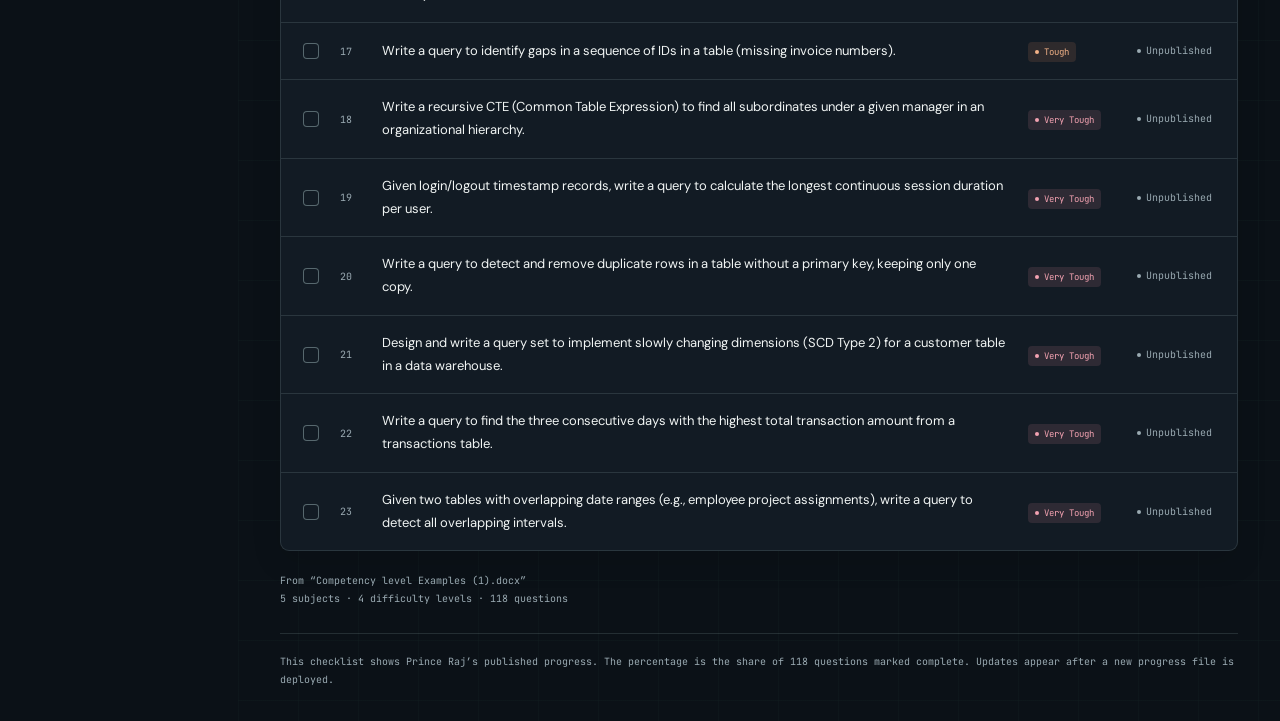
<file: placement-tracker.html>
<!DOCTYPE html>
<html lang="en">
<head>
  <meta charset="UTF-8">
  <meta name="viewport" content="width=device-width, initial-scale=1">
  <meta name="theme-color" content="#0b1117">
  <meta name="description" content="Follow Prince Raj's preparation progress across 118 placement interview questions in DSA, OOPS, DBMS, Networking and SQL.">
  <title>Placement Prep | Prince Raj</title>
  <link rel="preconnect" href="https://fonts.googleapis.com">
  <link rel="preconnect" href="https://fonts.gstatic.com" crossorigin>
  <link href="https://fonts.googleapis.com/css2?family=Syne:wght@400;600;700;800&amp;family=JetBrains+Mono:wght@300;400;500&amp;family=DM+Sans:wght@300;400;500&amp;display=swap" rel="stylesheet">
  <style>
    /* Palette and typography match style.css (Professional Polish). */
    :root{
      color-scheme:dark;
      --bg-dark:#0b1117;--bg-card:#121b24;--accent:#72e1d1;--accent-2:#f0b86e;
      --accent-glow:rgba(114,225,209,.12);--accent-border:rgba(114,225,209,.28);
      --text-primary:#f1f5f4;--text-muted:#9aaab2;--text-code:#b7f2e9;
      --font-display:'Syne',sans-serif;--font-body:'DM Sans',sans-serif;--font-mono:'JetBrains Mono',monospace;
      --bg:var(--bg-dark);--paper:var(--bg-card);--ink:var(--text-primary);--muted:var(--text-muted);
      --line:rgba(190,220,220,.14);--light:var(--accent-glow);--surface-soft:#17232e;
      --shadow:0 18px 50px rgba(0,0,0,.28);--sidebar:238px;
    }

    *{box-sizing:border-box}[hidden]{display:none!important}
    body{margin:0;background:radial-gradient(circle at 82% 8%,rgba(114,225,209,.07),transparent 28rem),var(--bg);color:var(--ink);font-family:var(--font-body);font-size:14px;-webkit-font-smoothing:antialiased}
    button,input,select{font:inherit}button,a,input,select,summary{-webkit-tap-highlight-color:transparent}
    button{cursor:pointer}button,a,input,select,summary{outline-offset:4px} :focus-visible{outline:2px solid var(--accent)}
    button{color:inherit}a{color:inherit}button:disabled{opacity:.4;cursor:default}svg.icon{width:19px;height:19px;flex:none;fill:none;stroke:currentColor;stroke-width:1.7;stroke-linecap:round;stroke-linejoin:round;vertical-align:middle}
    .symbols{display:none}.skip-link{position:fixed;left:16px;top:-100px;z-index:10;background:var(--paper);padding:12px}.skip-link:focus{top:12px}
    .sidebar{position:fixed;inset:0 auto 0 0;width:var(--sidebar);background:var(--paper);border-right:1px solid var(--line);padding:32px 20px 22px;display:flex;flex-direction:column;z-index:4;overflow-y:auto}
    .brand{display:flex;align-items:center;gap:10px;font-size:23px;font-weight:750;letter-spacing:-1px;text-decoration:none;margin:0 10px 43px}
    .brand-mark{display:grid;place-items:center;width:33px;height:35px;border-radius:10px;background:var(--accent);color:var(--ink);transform:rotate(-5deg)}.brand-mark svg{width:22px;height:22px}
    .nav-caption{font-size:10px;font-weight:750;letter-spacing:1.7px;color:var(--muted);margin:0 14px 14px}
    .subject-nav{display:grid;gap:7px}.nav-item{display:flex;align-items:center;gap:11px;position:relative;padding:13px 12px;background:transparent;border:0;border-radius:7px;text-align:left;width:100%;font-size:13px;color:var(--muted)}
    .nav-item:hover{background:var(--surface-soft)}.nav-item.active{background:var(--accent-glow);color:var(--accent);font-weight:650}.nav-item.active:before{content:"";height:19px;width:3px;border-radius:3px;background:var(--accent);position:absolute;left:-20px}
    .nav-item .nav-count{margin-left:auto;font-variant-numeric:tabular-nums;font-size:11px;background:var(--surface-soft);padding:3px 6px;border-radius:4px;color:var(--muted)}.nav-item.active .nav-count{background:var(--accent-glow);color:var(--accent)}
    .nav-separator{height:1px;background:var(--line);margin:18px 12px 24px}.subject-symbol{font-family:var(--font-mono);font-size:12px;width:19px;flex:none;white-space:nowrap;text-align:center;font-weight:650}
    .sidebar-bottom{margin-top:auto;padding-top:50px}.note-card{padding:19px 16px;background:var(--surface-soft);border:1px solid var(--line);border-radius:10px}.note-icon{color:var(--accent);margin-bottom:10px}.note-card h2{font-family:var(--font-display);font-size:18px;font-weight:400;line-height:1.4;margin:0 0 9px}.note-card p{margin:0;color:var(--muted);font-size:11px;line-height:1.75}
    .back-link{display:flex;align-items:center;gap:8px;text-decoration:none;font-size:11px;color:var(--muted);padding:23px 12px 0}.back-link:hover{color:var(--accent)}
    .workspace{margin-left:var(--sidebar)}.topbar{height:74px;padding:0 42px;display:flex;align-items:center;justify-content:space-between;border-bottom:1px solid var(--line);background:rgba(11,17,23,.9);backdrop-filter:blur(12px);gap:16px}.breadcrumb{display:flex;align-items:center;gap:14px;font-size:11px;color:var(--muted)}.breadcrumb strong{font-weight:550;color:var(--ink)}.breadcrumb .slash{color:var(--muted)}
    .topbar-right{display:flex;gap:20px;align-items:center}.save-state{display:flex;align-items:center;gap:7px;font-size:11px;color:var(--muted)}.save-dot{height:6px;width:6px;background:var(--accent);border-radius:50%;flex:none}.avatar{height:30px;width:30px;background:var(--surface-soft);color:var(--accent);display:grid;place-items:center;border:1px solid var(--line);border-radius:50%;font-size:10px;font-weight:650}
    .content{max-width:1430px;margin:0 auto;padding:37px 42px 32px}.heading-row{display:flex;justify-content:space-between;gap:24px;align-items:center;margin-bottom:28px}.eyebrow{display:flex;align-items:center;gap:7px;font-family:var(--font-mono);font-size:11px;font-weight:400;letter-spacing:0;color:var(--accent);margin:0 0 16px;padding:6px 10px;width:fit-content;max-width:100%;border:1px solid var(--accent-border);border-radius:6px;background:rgba(114,225,209,.07)}.eyebrow span{color:var(--muted)}h1{font-family:var(--font-display);font-size:42px;font-weight:800;letter-spacing:-1px;margin:0 0 11px}.intro{font-size:12px;color:var(--muted);line-height:1.8;margin:0}
    .actions{display:flex;gap:9px;align-items:center}.btn{display:inline-flex;align-items:center;justify-content:center;gap:8px;padding:10px 13px;min-height:38px;border:1px solid var(--line);border-radius:6px;background:var(--paper);font-size:11px;font-weight:550;text-decoration:none;white-space:nowrap}.btn:hover{background:var(--accent-glow);border-color:var(--accent-border)}.btn svg{width:15px;height:15px}.btn.primary{background:var(--accent);border-color:var(--accent);color:var(--bg-dark);box-shadow:0 8px 24px var(--accent-glow)}.btn.primary:hover{background:#9cede1}.icon-button{padding:10px}.backup-wrap{position:relative}.backup-menu{position:absolute;right:0;top:calc(100% + 8px);z-index:5;background:var(--paper);border:1px solid var(--line);border-radius:8px;padding:6px;width:207px;box-shadow:0 10px 35px rgba(0,0,0,.28)}.backup-menu[hidden]{display:none}.backup-menu button{display:flex;gap:9px;align-items:center;width:100%;text-align:left;border:0;border-radius:5px;padding:10px;background:var(--paper);font-size:12px}.backup-menu button:hover{background:var(--bg)}
    .overview{display:grid;grid-template-columns:1.1fr 1fr;gap:22px;margin-bottom:32px}.progress-card{background:linear-gradient(120deg,rgba(114,225,209,.1),rgba(114,225,209,.02)),var(--paper);border-radius:10px;padding:23px 25px;color:var(--ink);position:relative;overflow:hidden}.progress-card:after{content:"";width:148px;height:148px;border:1px solid #ffffff08;border-radius:50%;position:absolute;right:-64px;top:-70px;box-shadow:0 0 0 25px #ffffff03,0 0 0 50px #ffffff02;pointer-events:none}
    .progress-top{display:flex;align-items:center;justify-content:space-between;gap:10px;margin-bottom:18px}.progress-label{font-size:11px;letter-spacing:.15px;color:var(--ink)}.progress-top svg{color:var(--accent);width:16px;height:16px}.progress-value{font-size:30px;font-weight:550;letter-spacing:-1px}.progress-value span{font-size:12px;font-weight:400;letter-spacing:0;color:var(--muted);margin-left:7px}.progress-track{height:5px;background:rgba(114,225,209,.12);border-radius:10px;overflow:hidden;margin:15px 0 12px}.progress-fill{height:100%;background:var(--accent);border-radius:10px;transition:width .25s ease}.progress-bottom{display:flex;justify-content:space-between;gap:15px;color:var(--muted);font-size:10px}.progress-percent{color:var(--accent);font-variant-numeric:tabular-nums}
    .stats{display:grid;grid-template-columns:repeat(3,1fr);background:var(--paper);border:1px solid var(--line);border-radius:8px;padding:26px 0}.stat{display:flex;flex-direction:column;justify-content:center;padding:0 24px;border-left:1px solid var(--line)}.stat:first-child{border-left:0}.stat-icon{height:25px;color:var(--accent)}.stat-icon svg{width:18px;height:18px}.stat-number{font-size:31px;letter-spacing:-1px;font-weight:550;margin:8px 0 6px;font-variant-numeric:tabular-nums}.stat-label{font-size:11px;color:var(--muted)}.stat.completed .stat-number{color:var(--accent)}
    .sheet-title-row{display:flex;align-items:center;justify-content:space-between;gap:15px;margin-bottom:18px}.sheet-title{display:flex;align-items:center;gap:10px}.sheet-title h2{font-size:16px;letter-spacing:-.35px;margin:0;font-weight:650}.count-pill{font-size:10px;color:var(--accent);background:var(--surface-soft);border:1px solid var(--line);border-radius:5px;padding:3px 6px}.sheet-helper{font-size:10px;color:var(--muted);display:flex;align-items:center;gap:5px}.sheet-helper svg{width:13px;height:13px}
    .filterbar{display:flex;align-items:center;gap:10px;margin-bottom:18px}.status-tabs{display:flex;gap:2px;background:var(--surface-soft);border:1px solid var(--line);border-radius:7px;padding:3px;flex:none}.status-tab{border:0;border-radius:4px;background:transparent;padding:8px 11px;font-size:11px;color:var(--muted);display:flex;gap:6px;align-items:center;white-space:nowrap}.status-tab[aria-pressed="true"]{background:var(--paper);color:var(--accent);box-shadow:0 1px 3px rgba(0,0,0,.28);font-weight:600}.tab-count{font-size:9px;color:var(--muted)}
    .search-field{position:relative;margin-left:auto;min-width:120px;flex:1;max-width:295px}.search-field svg{position:absolute;left:12px;top:12px;width:15px;height:15px;color:var(--muted)}.search-field input{background:var(--paper);border:1px solid var(--line);border-radius:6px;padding:11px 11px 11px 35px;width:100%;font-size:11px;color:var(--ink);min-height:39px}.search-field input::placeholder{color:var(--muted)}.difficulty-select{background:var(--paper);border:1px solid var(--line);border-radius:6px;padding:10px 26px 10px 11px;font-size:11px;color:var(--muted);min-height:39px;max-width:155px}
    .result-line{display:flex;align-items:center;justify-content:space-between;gap:12px;font-size:10px;color:var(--muted);margin:0 1px 13px;min-height:21px}.clear-filters{border:0;background:none;color:var(--accent);font-size:11px;padding:3px}.collapse-button{border:0;background:none;color:var(--muted);display:flex;align-items:center;gap:5px;font-size:10px;padding:4px}.collapse-button svg{width:13px;height:13px}
    .topic-section{background:var(--paper);border:1px solid var(--line);border-radius:9px;margin-bottom:17px;overflow:hidden}.topic-heading{display:flex;align-items:center;gap:12px;padding:17px 20px;cursor:pointer;list-style:none;background:var(--paper)}.topic-heading::-webkit-details-marker{display:none}.topic-heading:hover{background:var(--paper)}.topic-badge{width:33px;height:33px;display:grid;place-items:center;border:1px solid var(--line);background:var(--accent-glow);border-radius:7px;color:var(--accent);font:500 12px var(--font-mono)}.topic-name{font-size:12px;font-weight:600;line-height:1.5}.topic-sub{font-size:10px;color:var(--muted);margin-top:2px;font-weight:400}.topic-progress{margin-left:auto;display:flex;align-items:center;gap:10px;color:var(--muted);font-size:10px;white-space:nowrap}.mini-track{height:4px;width:66px;border-radius:5px;background:var(--surface-soft);overflow:hidden}.mini-fill{height:100%;background:var(--accent);border-radius:5px;transition:width .2s}.chevron{margin-left:7px;transition:transform .2s;width:14px!important;height:14px!important;color:var(--muted)}.topic-section:not([open]) .chevron{transform:rotate(-90deg)}
    .question-table{width:100%;border-collapse:collapse;table-layout:fixed}.question-table thead{background:var(--surface-soft)}.question-table th{text-align:left;color:var(--muted);font-size:9px;letter-spacing:1.05px;font-weight:550;padding:11px 10px;border-top:1px solid var(--line);border-bottom:1px solid var(--line)}.question-table th.check-col{width:49px;padding-left:20px}.question-table th.number-col{width:42px}.question-table th.level-col{width:109px}.question-table th.state-col{width:96px}.question-table td{border-bottom:1px solid var(--line);padding:16px 10px;vertical-align:middle}.question-table tr:last-child td{border-bottom:0}.question-table tbody tr:hover{background:var(--accent-glow)}.question-table td.check-cell{padding-left:20px}.question-table td.number-cell{font-size:10px;color:var(--muted);font-variant-numeric:tabular-nums}.question-label{font-size:13px;line-height:1.75;cursor:pointer;display:block;color:var(--ink);overflow-wrap:anywhere}
    .question-check{appearance:none;-webkit-appearance:none;margin:0;display:block;width:16px;height:16px;border:1.4px solid rgba(190,220,220,.4);border-radius:4px;background:var(--paper);cursor:pointer;position:relative}.question-check:checked{background:var(--accent);border-color:var(--accent)}.question-check:checked:after{content:"";position:absolute;width:7px;height:4px;border-left:1.8px solid var(--bg-dark);border-bottom:1.8px solid var(--bg-dark);transform:rotate(-45deg);left:3px;top:3px}.check-target{display:grid;place-items:center;min-height:24px;width:20px;cursor:pointer}
    tr.is-done{background:rgba(114,225,209,.045)}.is-done .question-label{color:var(--muted);text-decoration:line-through;text-decoration-color:rgba(154,170,178,.55)}.state{font-size:10px;color:var(--muted);white-space:nowrap;display:flex;align-items:center;gap:5px}.state:before{content:"";width:4px;height:4px;border-radius:50%;background:var(--muted)}.is-done .state{color:var(--accent)}.is-done .state:before{background:var(--accent)}
    .difficulty{display:inline-flex;align-items:center;gap:5px;padding:4px 7px;border-radius:4px;font-size:9px;white-space:nowrap;background:var(--accent-glow);color:var(--accent)}.difficulty:before{content:"";width:4px;height:4px;border-radius:50%;background:currentColor}.difficulty.medium{background:rgba(240,184,110,.1);color:var(--accent-2)}.difficulty.tough{background:rgba(242,151,103,.12);color:#f2b287}.difficulty.very-tough{background:rgba(245,147,164,.12);color:#f3a2b1}
    .empty-state{text-align:center;border:1px dashed var(--line);background:var(--paper);border-radius:9px;padding:55px 20px}.empty-state svg{width:30px;height:30px;color:var(--accent);margin-bottom:12px}.empty-state h3{font-size:17px;margin:0 0 10px}.empty-state p{font-size:12px;color:var(--muted);margin:0 0 20px;line-height:1.7}.empty-state[hidden]{display:none}
    .sheet-footer{display:flex;justify-content:space-between;align-items:flex-start;gap:18px;color:var(--muted);font-size:10px;line-height:1.8;margin-top:21px}.sheet-footer p{margin:0}.reset-button{border:0;background:none;padding:2px 0;font-size:10px;color:var(--muted);white-space:nowrap}.reset-button:hover{color:#f3a2b1}.footer-note{font-size:10px;color:var(--muted);line-height:1.8;margin:25px 0 0;border-top:1px solid var(--line);padding-top:19px}.footer-note strong{font-weight:550;color:var(--muted)}
    .toast{position:fixed;bottom:24px;left:calc(50% + var(--sidebar)/2);transform:translateX(-50%);padding:13px 19px;background:var(--paper);color:var(--ink);font-size:12px;border-radius:8px;box-shadow:0 7px 24px rgba(0,0,0,.28);z-index:20;max-width:90vw;width:max-content}.toast:empty{display:none}
    dialog{border:1px solid var(--line);border-radius:12px;padding:27px;background:var(--paper);max-width:420px;width:calc(100% - 32px);color:var(--ink);box-shadow:0 15px 80px rgba(0,0,0,.28)}dialog::backdrop{background:rgba(5,10,16,.72);backdrop-filter:blur(2px)}dialog h2{font-size:20px;letter-spacing:-.5px;margin:0 0 11px}dialog p{font-size:13px;color:var(--muted);line-height:1.8;margin:0 0 24px}.dialog-actions{display:flex;justify-content:flex-end;gap:9px}.btn.danger{background:#b94f57;color:var(--ink);border-color:#b94f57}.sr-only{position:absolute;width:1px;height:1px;padding:0;margin:-1px;overflow:hidden;clip:rect(0,0,0,0);white-space:nowrap;border:0}
    .storage-warning{margin:0 0 20px;background:rgba(240,184,110,.1);color:var(--accent-2);border:1px solid rgba(240,184,110,.3);border-radius:7px;padding:12px 16px;font-size:12px;line-height:1.7}.mobile-subjects{display:none}

    ::selection{background:var(--accent-glow);color:var(--accent)}
    ::-webkit-scrollbar{width:6px;height:4px}::-webkit-scrollbar-track{background:var(--bg)}::-webkit-scrollbar-thumb{background:var(--accent);border-radius:3px}
    .workspace{background-image:linear-gradient(rgba(114,225,209,.025) 1px,transparent 1px),linear-gradient(90deg,rgba(114,225,209,.025) 1px,transparent 1px);background-size:60px 60px}
    .brand{font-family:var(--font-display);font-weight:800;letter-spacing:-.5px;gap:13px}
    .portfolio-logo{font-size:27px;white-space:nowrap}.logo-bracket,h1 .accent-text{color:var(--accent)}
    .brand-caption{font-family:var(--font-mono);font-size:10px;font-weight:400;color:var(--muted);letter-spacing:0;line-height:1.65;border-left:1px solid var(--line);padding-left:12px}
    .breadcrumb-home{display:flex;gap:8px;align-items:center;text-decoration:none}.breadcrumb-home:hover{color:var(--accent)}
    .nav-caption,.nav-item,.nav-count,.back-link,.breadcrumb,.save-state,.eyebrow,.count-pill,.topic-sub,.topic-progress,.question-table th,.number-cell,.difficulty,.state,.sheet-footer,.footer-note{font-family:var(--font-mono)}
    .nav-item{font-size:12px}.nav-item:hover{color:var(--accent)}
    .sheet-title h2,.topic-name,.btn,dialog h2,.empty-state h3{font-family:var(--font-display);font-weight:600}
    .note-card{background:linear-gradient(145deg,rgba(114,225,209,.06),transparent),var(--paper);border-radius:8px}
    .note-card h2{font-weight:600}.note-icon{color:var(--accent-2)}
    .topic-section,.stats{box-shadow:0 10px 30px rgba(0,0,0,.12)}
    .topic-section:hover{border-color:var(--accent-border)}
    .progress-card{border:1px solid var(--accent-border);border-radius:8px}
    .stat-number,.progress-value{font-family:var(--font-display);font-weight:600}
    .stat:last-child .stat-icon{color:var(--accent-2)}
    .progress-fill{box-shadow:0 0 12px var(--accent-glow)}
    .btn{transition:background .2s,border-color .2s,box-shadow .2s,transform .2s}
    .btn:hover{transform:translateY(-2px)}.btn.primary:hover{box-shadow:0 12px 30px rgba(114,225,209,.24)}
    .status-tab[aria-pressed="true"]{background:var(--accent-glow)}
    .toast{border:1px solid var(--accent-border)}
    .skip-link{color:var(--accent);border:1px solid var(--accent-border)}
    .publication-panel{display:flex;justify-content:space-between;align-items:center;gap:18px;padding:17px 20px;margin:0 0 22px;border:1px solid var(--accent-border);background:var(--accent-glow);border-radius:8px}
    .publication-panel strong{font-family:var(--font-display);font-size:14px;font-weight:600}.publication-panel p{font-size:12px;color:var(--muted);line-height:1.75;margin:6px 0 0;max-width:690px}
    .question-check:disabled{opacity:1;cursor:default}body[data-mode="public"] .question-label,body[data-mode="public"] .check-target{cursor:default}
    .question-table th.state-col{width:110px}.state{white-space:normal;line-height:1.6}
    @media(max-width:1150px){.heading-row{flex-wrap:wrap}.actions{flex-wrap:wrap}}
    @media(max-width:620px){.publication-panel{align-items:flex-start;flex-direction:column;padding:15px}.publication-panel p{font-size:11px}.actions{flex-wrap:wrap}}
    @media print{.publication-panel{background:white;border-color:#ccc;color:#111;break-inside:avoid}.publication-panel .btn{display:none}}
    @media(min-width:1500px){.content{padding-top:45px}.overview{grid-template-columns:1fr 1.2fr}.question-label{font-size:13px}.question-table td{padding-top:18px;padding-bottom:18px}}
    @media(max-width:1150px){:root{--sidebar:207px}.sidebar{padding-left:15px;padding-right:15px}.brand{font-size:21px}.nav-item.active:before{left:-15px}.content{padding:30px 27px}.topbar{padding:0 27px}.overview{gap:15px;grid-template-columns:1fr 1fr}.stat{padding:0 17px}.status-tab{padding:8px 8px;font-size:10px}.tab-count{display:none}.search-field{max-width:none}.heading-row{gap:14px}.intro{max-width:390px}.sheet-helper{display:none}}
    @media(max-width:850px){:root{--sidebar:180px}.sidebar{padding:27px 12px 18px}.brand{font-size:19px;margin:0 5px 36px;gap:7px}.brand-mark{width:29px;height:30px}.nav-item{font-size:11px;padding:12px 8px;gap:8px}.nav-item.active:before{left:-12px}.nav-caption{font-size:9px;margin-left:8px}.note-card{padding:15px 12px}.note-card h2{font-size:16px}.content{padding:26px 22px}.topbar{padding:0 22px}.heading-row{align-items:flex-start}.actions{gap:6px;margin-top:24px}.actions>.icon-button{display:none}h1{font-size:31px}.overview{grid-template-columns:1fr}.stats{padding:18px 0}.stat{display:grid;grid-template-columns:23px 1fr;column-gap:8px;align-content:center}.stat-icon{grid-row:1/3;align-self:center}.stat-number{font-size:24px;margin:0 0 4px}.stat-label{font-size:10px}.progress-card{padding:20px 23px}.progress-top{margin-bottom:12px}.filterbar{flex-wrap:wrap}.status-tabs{width:100%;margin-bottom:2px}.status-tab{flex:1;justify-content:center}.tab-count{display:inline}.search-field{margin:0;flex:1}.question-table th.state-col,.state-cell{display:none}.question-table th.level-col{width:87px}.question-table th.number-col{width:32px}.question-table th.check-col{width:43px}.topic-heading{padding:15px}.topic-progress{gap:7px}.mini-track{width:40px}.topic-name{font-size:11px}.question-table td{padding:14px 8px}.question-table td.check-cell{padding-left:15px}.question-label{font-size:12px}.question-table th.check-col{padding-left:15px}}
    @media(max-width:620px){:root{--sidebar:0px}.sidebar{display:none}.topbar{height:59px;padding:0 19px}.breadcrumb{font-size:10px;gap:10px}.breadcrumb>svg{color:var(--accent)}.topbar-right{gap:8px}.avatar{display:none}.save-state{font-size:9px}.content{padding:27px 17px}.heading-row{display:block;position:relative;margin-bottom:22px}h1{font-size:32px;letter-spacing:-1.3px}.eyebrow{font-size:9px}.intro{font-size:11px;max-width:310px}.actions{margin-top:17px}.actions>.icon-button{display:flex}.overview{gap:12px;margin-bottom:26px}.progress-card{padding:20px}.stats{padding:18px 0}.stat{padding:0 12px;column-gap:5px;grid-template-columns:18px 1fr}.stat-icon svg{width:15px;height:15px}.stat-number{font-size:23px}.stat-label{font-size:9px}.sheet-title-row{margin-bottom:15px}.sheet-title h2{font-size:15px}.mobile-subjects{display:flex;gap:6px;overflow:auto;padding:0 0 13px;margin-bottom:3px;scrollbar-width:thin}.mobile-subjects button{border:1px solid var(--line);border-radius:5px;padding:8px 12px;white-space:nowrap;background:var(--paper);color:var(--muted);font-size:10px}.mobile-subjects button[aria-pressed="true"]{background:var(--accent-glow);border-color:var(--accent-border);color:var(--accent);font-weight:600}.filterbar{gap:8px;margin-bottom:12px}.status-tab{padding:8px 10px;font-size:10px}.difficulty-select{width:130px;padding-left:9px;font-size:10px}.search-field input{font-size:10px}.topic-heading{gap:9px;padding:14px 12px}.topic-badge{width:29px;height:29px;font-size:10px}.topic-name{font-size:11px;max-width:210px}.topic-sub{font-size:9px}.mini-track{display:none}.topic-progress{font-size:9px;gap:4px}.chevron{margin-left:2px}.question-table th{font-size:8px;padding:10px 7px;letter-spacing:.7px}.question-table th.number-col,.number-cell{display:none}.question-table th.check-col{width:38px;padding-left:13px}.question-table th.level-col{width:77px}.question-table td{padding:14px 7px}.question-table td.check-cell{padding-left:11px}.question-label{font-size:12px;line-height:1.8}.difficulty{font-size:8px;padding:4px 5px;gap:4px}.sheet-footer{font-size:9px;flex-wrap:wrap}.footer-note{font-size:9px}.toast{bottom:16px;max-width:calc(100vw - 28px);font-size:11px;text-align:center}.backup-menu{left:0;right:auto}}
    @media(prefers-reduced-motion:reduce){*,*:before,*:after{transition:none!important;scroll-behavior:auto!important}}
    @media print{:root{color-scheme:light;--ink:#111;--muted:#555;--paper:#fff;--accent:#205a4f;--line:#ddd;--surface-soft:#f4f4f4}body{background:white;font-size:11px;color:#000}.sidebar,.topbar,.actions,.filterbar,.mobile-subjects,.sheet-helper,.collapse-button,.clear-filters,.reset-button,.toast,.footer-note,.storage-warning{display:none!important}.workspace{margin:0;background:none}.content{padding:0;max-width:none}h1{font-size:25px}h1 .accent-text{color:#222}.eyebrow{background:white;border:0;padding:0;color:#555}.topic-section,.stats{box-shadow:none}.progress-card:after{display:none}.heading-row{margin-bottom:15px}.overview{display:block;margin-bottom:20px}.progress-card{background:white!important;color:#000;border:1px solid #ccc;padding:12px}.progress-label,.progress-value span,.progress-bottom,.progress-percent{color:#555}.progress-top{margin-bottom:8px}.progress-track,.stats,.progress-top svg{display:none}.progress-value{font-size:20px}.topic-heading{padding:10px;background:#f1f1f1!important;break-after:avoid}.topic-section{overflow:visible;border-color:#ccc;break-inside:auto}.question-table{table-layout:auto}.question-table th.number-col,.number-cell{display:table-cell}.question-table th.state-col,.state-cell{display:table-cell}.question-table th.level-col{width:85px}.question-table th.check-col{width:35px}.question-table td{padding:9px 8px}.question-label{font-size:10px;color:#222}.question-table tr{break-inside:avoid}.question-check{print-color-adjust:exact;-webkit-print-color-adjust:exact}.difficulty{color:#555!important;background:white!important;border:1px solid #ddd}.state{color:#666}.topic-badge,.chevron{display:none!important}.sheet-footer{font-size:9px}.is-done .question-label{color:#777}.question-table thead{display:table-header-group}}
  </style>
</head>
<body>
  <svg class="symbols" xmlns="http://www.w3.org/2000/svg" aria-hidden="true"><defs>
    <symbol id="i-check" viewBox="0 0 24 24"><path d="m5 12 4 4L19 6"/></symbol>
    <symbol id="i-grid" viewBox="0 0 24 24"><rect x="3" y="3" width="7" height="7" rx="1.5"/><rect x="14" y="3" width="7" height="7" rx="1.5"/><rect x="3" y="14" width="7" height="7" rx="1.5"/><rect x="14" y="14" width="7" height="7" rx="1.5"/></symbol>
    <symbol id="i-book" viewBox="0 0 24 24"><path d="M12 5v16M3 3h4a5 5 0 0 1 5 3 5 5 0 0 1 5-3h4v15h-5a4 4 0 0 0-4 3 4 4 0 0 0-4-3H3z"/></symbol>
    <symbol id="i-search" viewBox="0 0 24 24"><circle cx="10.5" cy="10.5" r="6.5"/><path d="m16 16 5 5"/></symbol>
    <symbol id="i-download" viewBox="0 0 24 24"><path d="M12 3v12m-5-5 5 5 5-5M4 16v5h16v-5"/></symbol>
    <symbol id="i-upload" viewBox="0 0 24 24"><path d="M12 16V3m-5 5 5-5 5 5M4 16v5h16v-5"/></symbol>
    <symbol id="i-print" viewBox="0 0 24 24"><path d="M7 8V3h10v5M7 17H4V8h16v9h-3M7 14h10v7H7zM17 11h.01"/></symbol>
    <symbol id="i-arrow" viewBox="0 0 24 24"><path d="M19 12H5m6-6-6 6 6 6"/></symbol>
    <symbol id="i-chevron" viewBox="0 0 24 24"><path d="m6 9 6 6 6-6"/></symbol>
    <symbol id="i-circle-check" viewBox="0 0 24 24"><circle cx="12" cy="12" r="9"/><path d="m8 12 3 3 5-6"/></symbol>
    <symbol id="i-clock" viewBox="0 0 24 24"><circle cx="12" cy="12" r="9"/><path d="M12 7v5l3 2"/></symbol>
    <symbol id="i-leaf" viewBox="0 0 24 24"><path d="M20 3c-1 9-1 13-8 14-5 1-8-3-6-7 2-5 7-3 14-7ZM4 21c0-6 4-9 10-12"/></symbol>
    <symbol id="i-spark" viewBox="0 0 24 24"><path d="m12 3 2.5 6.5L21 12l-6.5 2.5L12 21l-2.5-6.5L3 12l6.5-2.5z"/></symbol>
    <symbol id="i-collapse" viewBox="0 0 24 24"><path d="m6 8 6-5 6 5M6 16l6 5 6-5"/></symbol>
    <symbol id="i-sheet" viewBox="0 0 24 24"><rect x="4" y="3" width="16" height="18" rx="2"/><path d="M4 9h16M4 15h16M10 3v18"/></symbol>
  </defs></svg>
  <a href="#question-sheet" class="skip-link">Skip to questions</a>
  <aside class="sidebar" aria-label="Study navigation">
    <a class="brand" href="index.html" aria-label="Prince Raj portfolio"><span class="portfolio-logo"><span class="logo-bracket">&lt;</span>PR<span class="logo-bracket">/&gt;</span></span><span class="brand-caption">prep<br>tracker</span></a>
    <p class="nav-caption" id="workspace-caption">PREPARATION</p>
    <nav class="subject-nav" aria-label="Subjects" id="subject-nav"></nav>
    <div class="sidebar-bottom">
      <div class="note-card"><div class="note-icon"><svg class="icon" aria-hidden="true"><use href="#i-leaf"/></svg></div><h2>A little progress,<br>every day.</h2><p>Ek question, ek tick.<br>Bas aise hi aage badhte raho.</p></div>
      <a class="back-link" href="index.html"><svg class="icon" style="width:13px;height:13px" aria-hidden="true"><use href="#i-arrow"/></svg>Back to portfolio</a>
    </div>
  </aside>
  <div class="workspace">
    <header class="topbar"><div class="breadcrumb"><a class="breadcrumb-home" href="index.html"><svg class="icon" style="width:15px;height:15px" aria-hidden="true"><use href="#i-arrow"/></svg>Portfolio</a><span class="slash">/</span><strong>Placement prep</strong></div><div class="topbar-right"><span class="save-state" id="save-state" title="Prince Raj’s published preparation progress"><span class="save-dot"></span><span id="save-label">Public progress</span></span><span class="avatar" aria-hidden="true">PR</span></div></header>
    <main class="content">
      <div class="heading-row"><div><p class="eyebrow">~/placement $ <span>track --progress</span></p><h1>Placement <span class="accent-text">prep</span></h1><p class="intro" id="page-intro">A clear plan. One question at a time.<br>Question complete ho gaya? Tick karo aur progress track karo.</p></div><div class="actions"><button class="btn icon-button" id="print-button" title="Print current sheet" aria-label="Print current sheet"><svg class="icon" aria-hidden="true"><use href="#i-print"/></svg></button><div class="backup-wrap owner-only" hidden><button class="btn" id="backup-button" aria-expanded="false" aria-controls="backup-menu"><svg class="icon" aria-hidden="true"><use href="#i-download"/></svg>Backup<svg class="icon" style="width:11px" aria-hidden="true"><use href="#i-chevron"/></svg></button><div class="backup-menu" id="backup-menu" hidden><button id="download-backup"><svg class="icon" aria-hidden="true"><use href="#i-download"/></svg>Save progress backup</button><button id="restore-backup"><svg class="icon" aria-hidden="true"><use href="#i-upload"/></svg>Restore from backup</button></div></div><button class="btn owner-only" id="publish-button" hidden>Save public update</button><button class="btn primary" id="export-button"><svg class="icon" aria-hidden="true"><use href="#i-sheet"/></svg>Export sheet</button></div></div>
      <section class="publication-panel" aria-label="Preparation progress publication"><div><strong id="publication-title">Prince Raj’s preparation</strong><p id="publication-description">Loading the latest public progress snapshot…</p></div><a class="btn" id="mode-link" href="placement-tracker.html?edit=1">Update my progress</a></section>
      <p id="storage-warning" class="storage-warning" role="alert" hidden></p>
      <section class="overview" aria-label="Overall progress">
        <div class="progress-card"><div class="progress-top"><span class="progress-label" id="progress-label">Prince Raj’s overall progress</span><svg class="icon" aria-hidden="true"><use href="#i-spark"/></svg></div><div class="progress-value"><strong id="progress-done" style="font-weight:inherit">—</strong><span>/ 118 questions completed</span></div><div class="progress-track" id="overall-progress" role="progressbar" aria-label="Overall completion" aria-valuemin="0" aria-valuemax="118" aria-valuenow="0"><div class="progress-fill" id="progress-fill" style="width:0%"></div></div><div class="progress-bottom"><span id="progress-message">Loading public progress…</span><span class="progress-percent" id="progress-percent">—</span></div></div>
        <div class="stats"><div class="stat"><span class="stat-icon"><svg class="icon" aria-hidden="true"><use href="#i-book"/></svg></span><span class="stat-number">118</span><span class="stat-label">Total questions</span></div><div class="stat completed"><span class="stat-icon"><svg class="icon" aria-hidden="true"><use href="#i-circle-check"/></svg></span><span class="stat-number" id="stat-done">—</span><span class="stat-label">Completed</span></div><div class="stat"><span class="stat-icon"><svg class="icon" aria-hidden="true"><use href="#i-clock"/></svg></span><span class="stat-number" id="stat-remaining">—</span><span class="stat-label">Left to explore</span></div></div>
      </section>
      <section id="question-sheet" aria-label="Question checklist" tabindex="-1">
        <div class="sheet-title-row"><div class="sheet-title"><h2 id="sheet-heading">Your question sheet</h2><span class="count-pill" id="sheet-count">118 questions</span></div><span class="sheet-helper" id="sheet-helper"><svg class="icon" aria-hidden="true"><use href="#i-circle-check"/></svg>Every tick is saved automatically</span></div>
        <nav class="mobile-subjects" id="mobile-subjects" aria-label="Filter by subject"></nav>
        <div class="filterbar"><div class="status-tabs" role="group" aria-label="Completion status"><button class="status-tab" data-status="all" aria-pressed="true">All questions <span class="tab-count" id="tab-all">118</span></button><button class="status-tab" data-status="pending" aria-pressed="false">To do <span class="tab-count" id="tab-pending">118</span></button><button class="status-tab" data-status="done" aria-pressed="false">Completed <span class="tab-count" id="tab-done">0</span></button></div><label class="search-field"><span class="sr-only">Search questions</span><svg class="icon" aria-hidden="true"><use href="#i-search"/></svg><input id="search" type="search" placeholder="Search a question or concept..." autocomplete="off"></label><label><span class="sr-only">Filter by difficulty</span><select class="difficulty-select" id="difficulty"><option value="all">All difficulties</option><option>Easy</option><option>Medium</option><option>Tough</option><option>Very Tough</option></select></label></div>
        <div class="result-line"><span id="result-count" role="status" aria-live="polite">Showing all 118 questions</span><button class="clear-filters" id="clear-filters" hidden>Clear filters</button><button class="collapse-button" id="collapse-button"><svg class="icon" aria-hidden="true"><use href="#i-collapse"/></svg><span>Collapse all</span></button></div>
        <div id="questions"></div>
        <div class="empty-state" id="empty-state" hidden><svg class="icon" aria-hidden="true"><use href="#i-search"/></svg><h3 id="empty-title">No questions found</h3><p id="empty-message">Try another keyword or change your filters.</p><button class="btn" id="empty-clear">Show all questions</button></div>
        <noscript><p class="storage-warning">Please enable JavaScript to view the 118 questions and published preparation progress.</p></noscript>
        <div class="sheet-footer"><p>From “Competency level Examples (1).docx”<br>5 subjects · 4 difficulty levels · 118 questions</p><button class="reset-button owner-only" id="reset-button" hidden>Reset progress</button></div>
        <p class="footer-note" id="footer-note"><strong>Make it your routine.</strong> Easy &amp; Medium for screening rounds. Tough for technical interviews. Very Tough for design &amp; advanced rounds.<br>Progress stays in this browser on this device. Use Backup to keep a copy or move it to another device.</p>
      </section>
    </main>
  </div>
  <input type="file" id="backup-file" accept=".json,application/json" hidden>
  <dialog id="confirm-dialog" aria-labelledby="dialog-title" aria-describedby="dialog-description"><h2 id="dialog-title">Reset your progress?</h2><p id="dialog-description">This will uncheck all 118 questions. Save a backup first if you want to keep your progress.</p><div class="dialog-actions"><button class="btn" id="dialog-cancel" autofocus>Keep studying</button><button class="btn danger" id="dialog-confirm">Reset progress</button></div></dialog>
  <div class="toast" id="toast" role="status" aria-live="polite"></div>
  <script src="placement-progress.js"></script>
  <script id="question-data" type="application/json">[
  {
    "id": "dsa",
    "shortName": "DSA",
    "symbol": "{ }",
    "name": "Data Structures & Algorithms (DSA)",
    "questions": [
      {
        "id": "dsa-01",
        "number": 1,
        "level": "Easy",
        "text": "Reverse an array/string in place."
      },
      {
        "id": "dsa-02",
        "number": 2,
        "level": "Easy",
        "text": "Find the second largest element in an array without sorting."
      },
      {
        "id": "dsa-03",
        "number": 3,
        "level": "Easy",
        "text": "Check if a string is a palindrome."
      },
      {
        "id": "dsa-04",
        "number": 4,
        "level": "Easy",
        "text": "Find the missing number in an array of 1 to N."
      },
      {
        "id": "dsa-05",
        "number": 5,
        "level": "Easy",
        "text": "Implement a stack using an array, and check for balanced parentheses."
      },
      {
        "id": "dsa-06",
        "number": 6,
        "level": "Medium",
        "text": "Find the first non-repeating character in a string."
      },
      {
        "id": "dsa-07",
        "number": 7,
        "level": "Medium",
        "text": "Merge two sorted linked lists into one sorted list."
      },
      {
        "id": "dsa-08",
        "number": 8,
        "level": "Medium",
        "text": "Find all pairs in an array that sum to a target value (two-pointer / hashing)."
      },
      {
        "id": "dsa-09",
        "number": 9,
        "level": "Medium",
        "text": "Detect a cycle in a linked list (Floyd's cycle detection)."
      },
      {
        "id": "dsa-10",
        "number": 10,
        "level": "Medium",
        "text": "Implement a queue using two stacks."
      },
      {
        "id": "dsa-11",
        "number": 11,
        "level": "Medium",
        "text": "Find the maximum subarray sum (Kadane's Algorithm)."
      },
      {
        "id": "dsa-12",
        "number": 12,
        "level": "Medium",
        "text": "Level-order traversal of a binary tree (BFS)."
      },
      {
        "id": "dsa-13",
        "number": 13,
        "level": "Tough",
        "text": "Find the Kth largest element in an unsorted array in optimal time."
      },
      {
        "id": "dsa-14",
        "number": 14,
        "level": "Tough",
        "text": "Detect and remove a loop in a linked list without extra space."
      },
      {
        "id": "dsa-15",
        "number": 15,
        "level": "Tough",
        "text": "Find the lowest common ancestor (LCA) of two nodes in a Binary Search Tree."
      },
      {
        "id": "dsa-16",
        "number": 16,
        "level": "Tough",
        "text": "Given a matrix, find the shortest path from top-left to bottom-right avoiding obstacles."
      },
      {
        "id": "dsa-17",
        "number": 17,
        "level": "Tough",
        "text": "Implement a Trie and support insert/search/prefix search."
      },
      {
        "id": "dsa-18",
        "number": 18,
        "level": "Tough",
        "text": "Find the longest palindromic substring in a given string."
      },
      {
        "id": "dsa-19",
        "number": 19,
        "level": "Tough",
        "text": "Design and implement an LRU cache with O(1) get/put."
      },
      {
        "id": "dsa-20",
        "number": 20,
        "level": "Very Tough",
        "text": "Given N jobs with deadlines and profits, find the maximum profit job sequence (Job Sequencing with constraints)."
      },
      {
        "id": "dsa-21",
        "number": 21,
        "level": "Very Tough",
        "text": "Solve the \"Median of Two Sorted Arrays\" problem in O(log(min(m,n))) time."
      },
      {
        "id": "dsa-22",
        "number": 22,
        "level": "Very Tough",
        "text": "Given a set of intervals representing meetings, find the minimum number of conference rooms required."
      },
      {
        "id": "dsa-23",
        "number": 23,
        "level": "Very Tough",
        "text": "Implement a Segment Tree / Fenwick Tree supporting range sum queries and point updates."
      },
      {
        "id": "dsa-24",
        "number": 24,
        "level": "Very Tough",
        "text": "Word Ladder: find the shortest transformation sequence from one word to another using a dictionary, changing one letter at a time."
      },
      {
        "id": "dsa-25",
        "number": 25,
        "level": "Very Tough",
        "text": "Given a graph, detect if it contains a negative weight cycle (Bellman-Ford application)."
      },
      {
        "id": "dsa-26",
        "number": 26,
        "level": "Very Tough",
        "text": "Design a data structure that supports insert, delete, and getRandom in O(1) average time."
      }
    ]
  },
  {
    "id": "oops",
    "shortName": "OOPS",
    "symbol": "◇",
    "name": "Object-Oriented Programming (OOPS)",
    "questions": [
      {
        "id": "oops-01",
        "number": 1,
        "level": "Easy",
        "text": "Define class vs. object with a real-world example."
      },
      {
        "id": "oops-02",
        "number": 2,
        "level": "Easy",
        "text": "Explain the four pillars of OOP (Encapsulation, Abstraction, Inheritance, Polymorphism) with one example each."
      },
      {
        "id": "oops-03",
        "number": 3,
        "level": "Easy",
        "text": "Write a class Employee with attributes and a method to display details."
      },
      {
        "id": "oops-04",
        "number": 4,
        "level": "Easy",
        "text": "What is a constructor? Differentiate between default and parameterized constructors."
      },
      {
        "id": "oops-05",
        "number": 5,
        "level": "Easy",
        "text": "What is the difference between a class and a structure?"
      },
      {
        "id": "oops-06",
        "number": 6,
        "level": "Medium",
        "text": "Explain method overloading vs. method overriding with code examples."
      },
      {
        "id": "oops-07",
        "number": 7,
        "level": "Medium",
        "text": "Implement runtime polymorphism using a base class Shape and derived classes Circle, Rectangle."
      },
      {
        "id": "oops-08",
        "number": 8,
        "level": "Medium",
        "text": "What is the difference between an abstract class and an interface? When would you use each?"
      },
      {
        "id": "oops-09",
        "number": 9,
        "level": "Medium",
        "text": "Explain 'this' pointer / 'self' reference and its use cases."
      },
      {
        "id": "oops-10",
        "number": 10,
        "level": "Medium",
        "text": "What are access specifiers (public, private, protected)? Demonstrate encapsulation using getters/setters."
      },
      {
        "id": "oops-11",
        "number": 11,
        "level": "Medium",
        "text": "Explain the 'diamond problem' in multiple inheritance and how languages resolve it."
      },
      {
        "id": "oops-12",
        "number": 12,
        "level": "Tough",
        "text": "Design a class hierarchy for a Vehicle Rental System using inheritance and polymorphism."
      },
      {
        "id": "oops-13",
        "number": 13,
        "level": "Tough",
        "text": "Explain composition vs. inheritance — when should you prefer 'has-a' over 'is-a'?"
      },
      {
        "id": "oops-14",
        "number": 14,
        "level": "Tough",
        "text": "Implement the Singleton design pattern and explain thread-safety concerns."
      },
      {
        "id": "oops-15",
        "number": 15,
        "level": "Tough",
        "text": "What is operator overloading? Implement it for a Complex Number class (addition, multiplication)."
      },
      {
        "id": "oops-16",
        "number": 16,
        "level": "Tough",
        "text": "Explain virtual functions and vtables — how does dynamic dispatch work internally?"
      },
      {
        "id": "oops-17",
        "number": 17,
        "level": "Tough",
        "text": "Design a system using the Factory design pattern for creating different types of notifications (Email, SMS, Push)."
      },
      {
        "id": "oops-18",
        "number": 18,
        "level": "Very Tough",
        "text": "Design a parking lot system using OOP principles (classes, relationships, extensibility for different vehicle types)."
      },
      {
        "id": "oops-19",
        "number": 19,
        "level": "Very Tough",
        "text": "Explain and implement the Observer design pattern with a real-world pub-sub example."
      },
      {
        "id": "oops-20",
        "number": 20,
        "level": "Very Tough",
        "text": "Design an OOP-based system for a food delivery app covering Restaurant, Order, Delivery Partner, and Payment modules, focusing on SOLID principles."
      },
      {
        "id": "oops-21",
        "number": 21,
        "level": "Very Tough",
        "text": "Explain the SOLID principles with a violation example and a refactored solution for each."
      },
      {
        "id": "oops-22",
        "number": 22,
        "level": "Very Tough",
        "text": "How does garbage collection interact with object destruction in OOP languages? Discuss memory leaks caused by circular references."
      },
      {
        "id": "oops-23",
        "number": 23,
        "level": "Very Tough",
        "text": "Design an extensible plugin-based architecture using the Strategy and Decorator patterns together."
      }
    ]
  },
  {
    "id": "dbms",
    "shortName": "DBMS",
    "symbol": "▤",
    "name": "Database Management Systems (DBMS)",
    "questions": [
      {
        "id": "dbms-01",
        "number": 1,
        "level": "Easy",
        "text": "What is a Primary Key vs. a Foreign Key?"
      },
      {
        "id": "dbms-02",
        "number": 2,
        "level": "Easy",
        "text": "Define normalization and explain why it is needed."
      },
      {
        "id": "dbms-03",
        "number": 3,
        "level": "Easy",
        "text": "What is the difference between DELETE, TRUNCATE, and DROP?"
      },
      {
        "id": "dbms-04",
        "number": 4,
        "level": "Easy",
        "text": "Explain the difference between a clustered and non-clustered index."
      },
      {
        "id": "dbms-05",
        "number": 5,
        "level": "Easy",
        "text": "What is a schema? Differentiate between logical and physical schema."
      },
      {
        "id": "dbms-06",
        "number": 6,
        "level": "Medium",
        "text": "Explain 1NF, 2NF, and 3NF with an example table that violates each."
      },
      {
        "id": "dbms-07",
        "number": 7,
        "level": "Medium",
        "text": "What is a transaction? Explain the ACID properties with examples."
      },
      {
        "id": "dbms-08",
        "number": 8,
        "level": "Medium",
        "text": "Explain the difference between OLTP and OLAP systems."
      },
      {
        "id": "dbms-09",
        "number": 9,
        "level": "Medium",
        "text": "What are joins? Explain INNER, LEFT, RIGHT, and FULL OUTER JOIN with examples."
      },
      {
        "id": "dbms-10",
        "number": 10,
        "level": "Medium",
        "text": "What is a deadlock in DBMS? How can it be prevented?"
      },
      {
        "id": "dbms-11",
        "number": 11,
        "level": "Medium",
        "text": "Explain the difference between a view and a materialized view."
      },
      {
        "id": "dbms-12",
        "number": 12,
        "level": "Tough",
        "text": "Explain BCNF (Boyce-Codd Normal Form) and how it differs from 3NF with an example."
      },
      {
        "id": "dbms-13",
        "number": 13,
        "level": "Tough",
        "text": "What are the different levels of transaction isolation (Read Uncommitted to Serializable)? Explain dirty reads, non-repeatable reads, and phantom reads."
      },
      {
        "id": "dbms-14",
        "number": 14,
        "level": "Tough",
        "text": "Explain how B+ Trees are used for indexing and why they're preferred over B-Trees in databases."
      },
      {
        "id": "dbms-15",
        "number": 15,
        "level": "Tough",
        "text": "Design a normalized database schema (up to 3NF) for a University Management System (Students, Courses, Enrollments, Professors)."
      },
      {
        "id": "dbms-16",
        "number": 16,
        "level": "Tough",
        "text": "Explain the difference between optimistic and pessimistic concurrency control."
      },
      {
        "id": "dbms-17",
        "number": 17,
        "level": "Tough",
        "text": "What is database sharding? Explain horizontal vs. vertical partitioning."
      },
      {
        "id": "dbms-18",
        "number": 18,
        "level": "Very Tough",
        "text": "Explain the internal working of query optimization — how does a query optimizer choose between a full table scan and an index scan?"
      },
      {
        "id": "dbms-19",
        "number": 19,
        "level": "Very Tough",
        "text": "Design a schema and explain the trade-offs for a multi-tenant SaaS application (shared schema vs. separate schema per tenant)."
      },
      {
        "id": "dbms-20",
        "number": 20,
        "level": "Very Tough",
        "text": "Explain distributed transactions and the Two-Phase Commit (2PC) protocol. What are its limitations?"
      },
      {
        "id": "dbms-21",
        "number": 21,
        "level": "Very Tough",
        "text": "How would you design a database to handle time-series data at scale (e.g., IoT sensor readings)?"
      },
      {
        "id": "dbms-22",
        "number": 22,
        "level": "Very Tough",
        "text": "Explain the CAP theorem and how it applies to choosing between SQL and NoSQL databases for a given use case."
      },
      {
        "id": "dbms-23",
        "number": 23,
        "level": "Very Tough",
        "text": "Design a database recovery mechanism using write-ahead logging (WAL) and explain checkpointing."
      }
    ]
  },
  {
    "id": "networking",
    "shortName": "Networking",
    "symbol": "⌘",
    "name": "Computer Networking",
    "questions": [
      {
        "id": "networking-01",
        "number": 1,
        "level": "Easy",
        "text": "What is the difference between the OSI model and the TCP/IP model?"
      },
      {
        "id": "networking-02",
        "number": 2,
        "level": "Easy",
        "text": "Define IP address vs. MAC address."
      },
      {
        "id": "networking-03",
        "number": 3,
        "level": "Easy",
        "text": "What is the difference between a Hub, Switch, and Router?"
      },
      {
        "id": "networking-04",
        "number": 4,
        "level": "Easy",
        "text": "Explain the difference between TCP and UDP."
      },
      {
        "id": "networking-05",
        "number": 5,
        "level": "Easy",
        "text": "What is DNS, and why is it needed?"
      },
      {
        "id": "networking-06",
        "number": 6,
        "level": "Medium",
        "text": "Explain the three-way handshake in TCP connection establishment."
      },
      {
        "id": "networking-07",
        "number": 7,
        "level": "Medium",
        "text": "What is the difference between HTTP and HTTPS? How does SSL/TLS provide security?"
      },
      {
        "id": "networking-08",
        "number": 8,
        "level": "Medium",
        "text": "Explain subnetting — given an IP and subnet mask, calculate the number of usable hosts."
      },
      {
        "id": "networking-09",
        "number": 9,
        "level": "Medium",
        "text": "What is NAT (Network Address Translation), and why is it used?"
      },
      {
        "id": "networking-10",
        "number": 10,
        "level": "Medium",
        "text": "Explain the difference between symmetric and asymmetric encryption in the context of network security."
      },
      {
        "id": "networking-11",
        "number": 11,
        "level": "Medium",
        "text": "What happens when you type a URL into a browser and press Enter? (End-to-end flow.)"
      },
      {
        "id": "networking-12",
        "number": 12,
        "level": "Tough",
        "text": "Explain congestion control mechanisms in TCP (slow start, congestion avoidance, fast retransmit)."
      },
      {
        "id": "networking-13",
        "number": 13,
        "level": "Tough",
        "text": "What is the difference between a firewall, proxy server, and VPN in terms of network security?"
      },
      {
        "id": "networking-14",
        "number": 14,
        "level": "Tough",
        "text": "Explain how routing protocols like OSPF and BGP determine the best path for data."
      },
      {
        "id": "networking-15",
        "number": 15,
        "level": "Tough",
        "text": "What is the difference between IPv4 and IPv6? Why was IPv6 introduced, and what challenges exist in migration?"
      },
      {
        "id": "networking-16",
        "number": 16,
        "level": "Tough",
        "text": "Explain how load balancing works (Layer 4 vs. Layer 7) in a distributed system."
      },
      {
        "id": "networking-17",
        "number": 17,
        "level": "Tough",
        "text": "Explain the concept of a CDN (Content Delivery Network) and how it reduces latency."
      },
      {
        "id": "networking-18",
        "number": 18,
        "level": "Very Tough",
        "text": "Design a network architecture for a company with multiple branch offices requiring secure, low-latency communication (consider VPN, MPLS, SD-WAN)."
      },
      {
        "id": "networking-19",
        "number": 19,
        "level": "Very Tough",
        "text": "Explain how DDoS attacks work and outline mitigation strategies at different network layers."
      },
      {
        "id": "networking-20",
        "number": 20,
        "level": "Very Tough",
        "text": "Walk through how QUIC/HTTP3 differs from TCP-based HTTP/2 and why it reduces connection latency."
      },
      {
        "id": "networking-21",
        "number": 21,
        "level": "Very Tough",
        "text": "Explain how a distributed system achieves consensus over an unreliable network (e.g., Raft or Paxos) and why this matters for networked databases."
      },
      {
        "id": "networking-22",
        "number": 22,
        "level": "Very Tough",
        "text": "Design a solution for zero-downtime deployment across a globally distributed set of servers using DNS and load balancers."
      },
      {
        "id": "networking-23",
        "number": 23,
        "level": "Very Tough",
        "text": "Explain packet fragmentation and reassembly, and the issues it causes with Path MTU Discovery."
      }
    ]
  },
  {
    "id": "sql",
    "shortName": "SQL",
    "symbol": ">_",
    "name": "SQL",
    "questions": [
      {
        "id": "sql-01",
        "number": 1,
        "level": "Easy",
        "text": "Write a query to fetch all employees earning more than 50,000 from an Employees table."
      },
      {
        "id": "sql-02",
        "number": 2,
        "level": "Easy",
        "text": "Write a query to find the total number of employees in each department."
      },
      {
        "id": "sql-03",
        "number": 3,
        "level": "Easy",
        "text": "Write a query to fetch distinct department names from the Employees table."
      },
      {
        "id": "sql-04",
        "number": 4,
        "level": "Easy",
        "text": "Write a query to sort employees by salary in descending order."
      },
      {
        "id": "sql-05",
        "number": 5,
        "level": "Easy",
        "text": "Write a query using LIKE to find all employees whose name starts with 'A'."
      },
      {
        "id": "sql-06",
        "number": 6,
        "level": "Medium",
        "text": "Write a query to find the second highest salary in the Employees table without using LIMIT/TOP."
      },
      {
        "id": "sql-07",
        "number": 7,
        "level": "Medium",
        "text": "Write a query to find employees who earn more than the average salary of their department."
      },
      {
        "id": "sql-08",
        "number": 8,
        "level": "Medium",
        "text": "Write a query using GROUP BY and HAVING to find departments with more than 5 employees."
      },
      {
        "id": "sql-09",
        "number": 9,
        "level": "Medium",
        "text": "Write a query to find duplicate records in a table."
      },
      {
        "id": "sql-10",
        "number": 10,
        "level": "Medium",
        "text": "Write a query to fetch the names of employees who do not have a manager (self-join scenario)."
      },
      {
        "id": "sql-11",
        "number": 11,
        "level": "Medium",
        "text": "Explain and write an example of a subquery vs. a correlated subquery."
      },
      {
        "id": "sql-12",
        "number": 12,
        "level": "Tough",
        "text": "Write a query using window functions (RANK(), DENSE_RANK(), ROW_NUMBER()) to find the top 3 highest-paid employees per department."
      },
      {
        "id": "sql-13",
        "number": 13,
        "level": "Tough",
        "text": "Write a query to find the running total (cumulative sum) of sales per month using window functions."
      },
      {
        "id": "sql-14",
        "number": 14,
        "level": "Tough",
        "text": "Write a query to find employees who joined in the same month as their manager."
      },
      {
        "id": "sql-15",
        "number": 15,
        "level": "Tough",
        "text": "Given an Orders table, write a query to find the month-over-month percentage growth in revenue."
      },
      {
        "id": "sql-16",
        "number": 16,
        "level": "Tough",
        "text": "Write a query to pivot row data into columns (e.g., converting monthly sales rows into a year-wise column format)."
      },
      {
        "id": "sql-17",
        "number": 17,
        "level": "Tough",
        "text": "Write a query to identify gaps in a sequence of IDs in a table (missing invoice numbers)."
      },
      {
        "id": "sql-18",
        "number": 18,
        "level": "Very Tough",
        "text": "Write a recursive CTE (Common Table Expression) to find all subordinates under a given manager in an organizational hierarchy."
      },
      {
        "id": "sql-19",
        "number": 19,
        "level": "Very Tough",
        "text": "Given login/logout timestamp records, write a query to calculate the longest continuous session duration per user."
      },
      {
        "id": "sql-20",
        "number": 20,
        "level": "Very Tough",
        "text": "Write a query to detect and remove duplicate rows in a table without a primary key, keeping only one copy."
      },
      {
        "id": "sql-21",
        "number": 21,
        "level": "Very Tough",
        "text": "Design and write a query set to implement slowly changing dimensions (SCD Type 2) for a customer table in a data warehouse."
      },
      {
        "id": "sql-22",
        "number": 22,
        "level": "Very Tough",
        "text": "Write a query to find the three consecutive days with the highest total transaction amount from a transactions table."
      },
      {
        "id": "sql-23",
        "number": 23,
        "level": "Very Tough",
        "text": "Given two tables with overlapping date ranges (e.g., employee project assignments), write a query to detect all overlapping intervals."
      }
    ]
  }
]</script>
  <script>
    'use strict';
    (() => {
      const subjects = JSON.parse(document.getElementById('question-data').textContent);
      const allQuestions = subjects.flatMap(subject => subject.questions.map(question => ({...question, subject: subject.id, subjectName: subject.name})));
      const knownIds = new Set(allQuestions.map(question => question.id));
      const storageKey = 'prepboard.placement-competency.v1';
      const editMode = new URLSearchParams(window.location.search).get('edit') === '1';
      document.body.dataset.mode = editMode ? 'edit' : 'public';
      let snapshotState = 'unavailable';
      let published = new Set();
      let snapshotDate = null;
      const $ = id => document.getElementById(id);
      const escapeHTML = value => String(value).replace(/[&<>"']/g, char => ({'&':'&amp;','<':'&lt;','>':'&gt;','"':'&quot;',"'":'&#39;'}[char]));
      const icon = name => `<svg class="icon" aria-hidden="true"><use href="#i-${name}"/></svg>`;
      let completed = new Set();
      let subjectFilter = 'all';
      let statusFilter = 'all';
      let storageAvailable = true;
      let toastTimer;
      let confirmAction = null;
      const collapsedSubjects = new Set();

      function readProgress(value) {
        if (!value || value.app !== 'prepboard' || value.version !== 1 || value.questionSet !== 'placement-competency' || !Array.isArray(value.completed) || value.completed.some(id => typeof id !== 'string' || !knownIds.has(id))) throw new Error('Invalid backup');
        return new Set(value.completed);
      }
      try {
        const snapshot = window.PLACEMENT_PROGRESS;
        published = readProgress(snapshot);
        if (snapshot.publishedAt === null && published.size === 0) {
          snapshotState = 'unpublished';
        } else if (typeof snapshot.publishedAt === 'string' && Number.isFinite(Date.parse(snapshot.publishedAt))) {
          snapshotState = 'ready';
          snapshotDate = new Date(snapshot.publishedAt).toLocaleString(undefined, {dateStyle:'medium', timeStyle:'short'});
        } else throw new Error('Invalid snapshot date');
      } catch (error) { published = new Set(); }
      completed = new Set(published);

      function configureView() {
        document.querySelectorAll('.owner-only').forEach(element => { element.hidden = !editMode; });
        $('page-intro').textContent = editMode ? 'Update your preparation checklist. Save a public update when you’re ready to share it.' : 'Follow Prince Raj’s placement preparation across DSA, OOPS, DBMS, Networking and SQL.';
        $('workspace-caption').textContent = editMode ? 'DRAFT WORKSPACE' : 'PREPARATION';
        $('progress-label').textContent = editMode ? 'Your draft progress' : 'Prince Raj’s overall progress';
        $('mode-link').href = editMode ? 'placement-tracker.html' : 'placement-tracker.html?edit=1';
        $('mode-link').textContent = editMode ? 'View public progress' : 'Update my progress';
        $('sheet-helper').textContent = editMode ? 'Draft saves on this device' : 'Published checklist · View only';
        $('publication-title').textContent = editMode ? 'Your preparation draft' : 'Prince Raj’s preparation';
        $('publication-description').textContent = editMode ? 'Ticks are saved in this browser. To share them, use Save public update, replace placement-progress.js in your portfolio folder, then push that file to GitHub.' : snapshotState === 'ready' ? `Progress snapshot updated ${snapshotDate}. Everyone sees this same checklist.` : snapshotState === 'unpublished' ? 'Prince has not published a progress update yet. Browse the full question sheet below.' : 'The public progress snapshot could not be loaded. Reload the page to try again.';
        $('save-label').textContent = editMode ? 'Draft saved on device' : snapshotState === 'ready' ? 'Published progress' : snapshotState === 'unpublished' ? 'Not published yet' : 'Progress unavailable';
        $('save-state').title = editMode ? 'Draft changes stay in this browser until you publish the progress file through GitHub.' : snapshotDate ? `Snapshot updated ${snapshotDate}` : 'No preparation progress is currently available to display.';
        $('footer-note').textContent = editMode ? 'Your previous saved ticks are kept in this browser. Backup can move your draft between devices. Only someone with access to the GitHub repository can publish changes; this draft workspace does not write to the public site.' : 'This checklist shows Prince Raj’s published progress. The percentage is the share of 118 questions marked complete. Updates appear after a new progress file is deployed.';
        const unavailable = !editMode && snapshotState !== 'ready';
        $('export-button').disabled = unavailable;
        document.querySelectorAll('[data-status]').forEach(button => { button.disabled = unavailable && button.dataset.status !== 'all'; });
      }
      configureView();

      function storageFailure(message) {
        storageAvailable = false;
        $('save-label').textContent = 'Not saved — use Backup';
        $('save-state').title = 'Browser storage is unavailable. Download a backup to keep this session’s progress.';
        $('storage-warning').textContent = message;
        $('storage-warning').hidden = false;
      }
      if (editMode) try {
        const stored = localStorage.getItem(storageKey);
        if (stored) completed = readProgress(JSON.parse(stored));
        const probe = `${storageKey}.probe`;
        localStorage.setItem(probe, '1');
        localStorage.removeItem(probe);
      } catch (error) {
        storageFailure('Saved progress could not be loaded or browser storage is unavailable. You can still use the checklist; download a backup before closing this page.');
      }
      function progressData() { return {app:'prepboard',version:1,questionSet:'placement-competency',completed:[...completed],exportedAt:new Date().toISOString()}; }
      function saveProgress() {
        if (!editMode) return;
        try {
          localStorage.setItem(storageKey, JSON.stringify(progressData()));
          storageAvailable = true;
          $('save-label').textContent = 'Draft saved on device';
          $('save-state').title = 'Draft saved in this browser. Use Save public update and push the file to GitHub to publish it.';
          $('storage-warning').hidden = true;
        } catch (error) {
          storageFailure('Your changes could not be saved in this browser. Use Backup → Save progress backup before closing this page.');
        }
      }
      function notify(message) {
        clearTimeout(toastTimer);
        $('toast').textContent = message;
        toastTimer = setTimeout(() => { $('toast').textContent = ''; }, 4200);
      }
      function updateProgress() {
        const unavailable = !editMode && snapshotState !== 'ready';
        const done = completed.size;
        const percentage = Math.round(done / allQuestions.length * 100);
        $('progress-done').textContent = unavailable ? '—' : done;
        $('stat-done').textContent = unavailable ? '—' : done;
        $('stat-remaining').textContent = unavailable ? '—' : allQuestions.length - done;
        $('progress-percent').textContent = unavailable ? '—' : `${percentage}%`;
        $('progress-fill').style.width = `${percentage}%`;
        if (unavailable) {
          $('overall-progress').removeAttribute('aria-valuenow');
          $('overall-progress').setAttribute('aria-valuetext', 'Progress not available');
        } else {
          $('overall-progress').setAttribute('aria-valuenow', done);
          $('overall-progress').setAttribute('aria-valuetext', `${done} of ${allQuestions.length} questions completed`);
        }
        $('progress-message').textContent = unavailable ? 'No public progress update available yet.' : editMode ? (done === 0 ? 'Your first tick is the first step.' : `${allQuestions.length - done} questions remaining in your draft.`) : `${done} completed · ${allQuestions.length - done} remaining`;
        $('reset-button').disabled = done === 0;
        for (const subject of subjects) {
          const count = subject.questions.filter(question => completed.has(question.id)).length;
          document.querySelectorAll(`[data-subject-count="${subject.id}"]`).forEach(element => { element.textContent = unavailable ? `—/${subject.questions.length}` : `${count}/${subject.questions.length}`; });
          document.querySelectorAll(`[data-topic-count="${subject.id}"]`).forEach(element => { element.textContent = unavailable ? `— / ${subject.questions.length}` : `${count} / ${subject.questions.length}`; });
          document.querySelectorAll(`[data-topic-fill="${subject.id}"]`).forEach(element => { element.style.width = `${count / subject.questions.length * 100}%`; });
        }
      }
      function renderNavigation() {
        $('subject-nav').innerHTML = `<button class="nav-item active" data-subject="all" aria-pressed="true">${icon('grid')}<span>All questions</span><span class="nav-count">${allQuestions.length}</span></button><div class="nav-separator" aria-hidden="true"></div><p class="nav-caption">SUBJECTS</p>` + subjects.map(subject => `<button class="nav-item" data-subject="${subject.id}" aria-pressed="false"><span class="subject-symbol" aria-hidden="true">${escapeHTML(subject.symbol)}</span><span>${escapeHTML(subject.shortName)}</span><span class="nav-count" data-subject-count="${subject.id}">0/${subject.questions.length}</span></button>`).join('');
        $('mobile-subjects').innerHTML = `<button data-subject="all" aria-pressed="true">All subjects</button>` + subjects.map(subject => `<button data-subject="${subject.id}" aria-pressed="false">${escapeHTML(subject.shortName)}</button>`).join('');
        document.querySelectorAll('[data-subject]').forEach(button => button.addEventListener('click', () => {
          subjectFilter = button.dataset.subject;
          if (subjectFilter !== 'all') collapsedSubjects.delete(subjectFilter);
          document.querySelectorAll('[data-subject]').forEach(element => { const active = element.dataset.subject === subjectFilter; element.classList.toggle('active', active); element.setAttribute('aria-pressed', active); });
          renderQuestions();
        }));
      }
      function baseQuestions() {
        const query = $('search').value.trim().toLowerCase();
        const level = $('difficulty').value;
        return allQuestions.filter(question => (subjectFilter === 'all' || question.subject === subjectFilter) && (level === 'all' || question.level === level) && (!query || `${question.text} ${question.subjectName} ${question.level}`.toLowerCase().includes(query)));
      }
      function updateCollapseButton() {
        const sections = [...document.querySelectorAll('.topic-section')];
        $('collapse-button').hidden = sections.length === 0;
        $('collapse-button').querySelector('span').textContent = sections.some(section => section.open) ? 'Collapse all' : 'Expand all';
      }
      function renderQuestions(focusAfterChange) {
        const base = baseQuestions();
        const baseDone = base.filter(question => completed.has(question.id)).length;
        $('tab-all').textContent = base.length;
        $('tab-done').textContent = !editMode && snapshotState !== 'ready' ? '—' : baseDone;
        $('tab-pending').textContent = !editMode && snapshotState !== 'ready' ? '—' : base.length - baseDone;
        const visible = base.filter(question => statusFilter === 'all' || (statusFilter === 'done' ? completed.has(question.id) : !completed.has(question.id)));
        const selectedSubject = subjects.find(subject => subject.id === subjectFilter);
        $('sheet-heading').textContent = selectedSubject ? `${selectedSubject.shortName} question sheet` : editMode ? 'Your draft question sheet' : 'Preparation question sheet';
        $('sheet-count').textContent = `${selectedSubject ? selectedSubject.questions.length : allQuestions.length} questions`;
        const hasFilters = subjectFilter !== 'all' || statusFilter !== 'all' || $('difficulty').value !== 'all' || $('search').value.trim() !== '';
        $('result-count').textContent = hasFilters ? `Showing ${visible.length} of ${allQuestions.length} questions` : `Showing all ${allQuestions.length} questions`;
        $('clear-filters').hidden = !hasFilters;
        $('questions').innerHTML = subjects.map(subject => {
          const questions = visible.filter(question => question.subject === subject.id);
          if (!questions.length) return '';
          return `<details class="topic-section" data-topic="${subject.id}" ${collapsedSubjects.has(subject.id) ? '' : 'open'}><summary class="topic-heading"><span class="topic-badge" aria-hidden="true">${escapeHTML(subject.symbol)}</span><div><div class="topic-name">${escapeHTML(subject.name)}</div><div class="topic-sub">${subject.questions.length} questions · 4 difficulty levels</div></div><span class="topic-progress"><span class="sr-only">Completed </span><span data-topic-count="${subject.id}"></span><span class="mini-track" aria-hidden="true"><span class="mini-fill" style="display:block" data-topic-fill="${subject.id}"></span></span>${icon('chevron').replace('class="icon"','class="icon chevron"')}</span></summary><table class="question-table"><caption class="sr-only">${escapeHTML(subject.name)} checklist</caption><thead><tr><th class="check-col" scope="col"><span class="sr-only">Complete</span>${icon('check').replace('class="icon"','class="icon" style="width:13px;height:13px"')}</th><th class="number-col" scope="col">#</th><th scope="col">QUESTION</th><th class="level-col" scope="col">DIFFICULTY</th><th class="state-col" scope="col">STATUS</th></tr></thead><tbody>${questions.map(question => {
            const done = completed.has(question.id);
            return `<tr class="${done ? 'is-done' : ''}" data-question="${question.id}"><td class="check-cell"><label class="check-target"><input class="question-check" id="q-${question.id}" data-id="${question.id}" type="checkbox" ${done ? 'checked' : ''} ${editMode ? '' : 'disabled'} aria-labelledby="label-${question.id}"></label></td><td class="number-cell">${String(question.number).padStart(2,'0')}</td><td><label class="question-label" id="label-${question.id}" for="q-${question.id}">${escapeHTML(question.text)}</label></td><td><span class="difficulty ${question.level.toLowerCase().replaceAll(' ','-')}">${question.level}</span></td><td class="state-cell"><span class="state">${!editMode && snapshotState !== 'ready' ? 'Unpublished' : done ? 'Completed' : 'To do'}</span></td></tr>`;
          }).join('')}</tbody></table></details>`;
        }).join('');
        $('empty-state').hidden = visible.length !== 0;
        const completedView = statusFilter === 'done' && baseDone === 0;
        const finishedView = statusFilter === 'pending' && base.length > 0 && baseDone === base.length;
        $('empty-title').textContent = completedView ? (editMode ? 'Your next tick starts here' : 'No completed questions in this selection') : finishedView ? 'All caught up!' : 'No questions found';
        $('empty-message').textContent = completedView ? (editMode ? 'Completed questions will appear here as you check them off.' : 'Try another subject or view all questions.') : finishedView ? 'Every question in this selection is marked complete. Explore another subject.' : 'Try another keyword or change your filters.';
        document.querySelectorAll('.topic-section').forEach(section => section.addEventListener('toggle', () => {
          if (!section.isConnected) return;
          if (section.open) collapsedSubjects.delete(section.dataset.topic); else collapsedSubjects.add(section.dataset.topic);
          updateCollapseButton();
        }));
        updateProgress();
        updateCollapseButton();
        if (focusAfterChange) {
          const next = document.querySelector(`[data-id="${focusAfterChange}"]`) || document.querySelector('.question-check') || $('empty-clear');
          next.focus({preventScroll:true});
        }
      }
      $('questions').addEventListener('change', event => {
        const checkbox = event.target;
        if (!checkbox.matches('.question-check') || !editMode) return;
        const id = checkbox.dataset.id;
        const remainingChecks = [...document.querySelectorAll('.question-check')];
        const index = remainingChecks.indexOf(checkbox);
        const nextId = remainingChecks[index + 1]?.dataset.id || remainingChecks[index - 1]?.dataset.id;
        if (checkbox.checked) completed.add(id); else completed.delete(id);
        saveProgress();
        if (statusFilter === 'all') {
          const row = checkbox.closest('tr');
          row.classList.toggle('is-done', checkbox.checked);
          row.querySelector('.state').textContent = checkbox.checked ? 'Completed' : 'To do';
          updateProgress();
          const done = baseQuestions().filter(question => completed.has(question.id)).length;
          $('tab-done').textContent = done;
          $('tab-pending').textContent = baseQuestions().length - done;
        } else renderQuestions(nextId || id);
        notify(`${completed.size} of ${allQuestions.length} completed${storageAvailable ? ' · Draft saved on device' : ' · Download a backup to save'}`);
      });
      document.querySelectorAll('[data-status]').forEach(button => button.addEventListener('click', () => {
        statusFilter = button.dataset.status;
        document.querySelectorAll('[data-status]').forEach(element => element.setAttribute('aria-pressed', element === button));
        renderQuestions();
      }));
      $('search').addEventListener('input', () => { collapsedSubjects.clear(); renderQuestions(); });
      $('difficulty').addEventListener('change', () => { collapsedSubjects.clear(); renderQuestions(); });
      function clearFilters() {
        subjectFilter = 'all'; statusFilter = 'all'; $('search').value = ''; $('difficulty').value = 'all'; collapsedSubjects.clear();
        document.querySelectorAll('[data-subject]').forEach(button => { const active = button.dataset.subject === 'all'; button.classList.toggle('active', active); button.setAttribute('aria-pressed', active); });
        document.querySelectorAll('[data-status]').forEach(button => button.setAttribute('aria-pressed', button.dataset.status === 'all'));
        renderQuestions();
        $('search').focus({preventScroll:true});
      }
      $('clear-filters').addEventListener('click', clearFilters);
      $('empty-clear').addEventListener('click', clearFilters);
      $('collapse-button').addEventListener('click', () => {
        const sections = [...document.querySelectorAll('.topic-section')];
        const open = !sections.some(section => section.open);
        sections.forEach(section => { section.open = open; if (open) collapsedSubjects.delete(section.dataset.topic); else collapsedSubjects.add(section.dataset.topic); });
        updateCollapseButton();
      });
      function download(content, type, filename) {
        const url = URL.createObjectURL(new Blob([content], {type}));
        const link = document.createElement('a'); link.href = url; link.download = filename; document.body.appendChild(link); link.click(); link.remove();
        setTimeout(() => URL.revokeObjectURL(url), 1000);
      }
      const dateStamp = () => new Date().toISOString().slice(0,10);
      $('export-button').addEventListener('click', () => {
        if (!editMode && snapshotState !== 'ready') return;
        const rows = [['Number','Subject','Difficulty','Question','Status'], ...allQuestions.map(question => [question.number,question.subjectName,question.level,question.text,completed.has(question.id) ? 'Completed' : 'To do'])];
        const csv = rows.map(row => row.map(value => `"${String(value).replaceAll('"','""')}"`).join(',')).join('\r\n');
        download('\uFEFF' + csv, 'text/csv;charset=utf-8', `placement-prep-${dateStamp()}.csv`);
        notify('Exported all 118 questions with your current progress.');
      });
      function closeBackupMenu() { $('backup-menu').hidden = true; $('backup-button').setAttribute('aria-expanded', 'false'); }
      $('backup-button').addEventListener('click', () => { const open = $('backup-menu').hidden; $('backup-menu').hidden = !open; $('backup-button').setAttribute('aria-expanded', open); });
      document.addEventListener('click', event => { if (!event.target.closest('.backup-wrap')) closeBackupMenu(); });
      document.addEventListener('keydown', event => { if (event.key === 'Escape' && !$('backup-menu').hidden) { closeBackupMenu(); $('backup-button').focus(); } });
      $('download-backup').addEventListener('click', () => { download(JSON.stringify(progressData(), null, 2), 'application/json', `prepboard-backup-${dateStamp()}.json`); closeBackupMenu(); notify('Progress backup downloaded. Keep it for later.'); });
      $('restore-backup').addEventListener('click', () => { closeBackupMenu(); $('backup-file').click(); });
      function askConfirmation(title, description, label, action) {
        $('dialog-title').textContent = title; $('dialog-description').textContent = description; $('dialog-confirm').textContent = label;
        $('dialog-cancel').textContent = 'Cancel'; confirmAction = action; $('confirm-dialog').showModal();
      }
      $('dialog-cancel').addEventListener('click', () => { confirmAction = null; $('confirm-dialog').close(); });
      $('confirm-dialog').addEventListener('cancel', () => { confirmAction = null; });
      $('dialog-confirm').addEventListener('click', () => { const action = confirmAction; confirmAction = null; $('confirm-dialog').close(); if (action) action(); });
      $('backup-file').addEventListener('change', async event => {
        if (!editMode) return;
        const file = event.target.files[0]; event.target.value = ''; if (!file) return;
        try {
          if (file.size > 100000) throw new Error('File too large');
          const restored = readProgress(JSON.parse(await file.text()));
          askConfirmation('Restore this backup?', `This backup has ${restored.size} completed questions. Restoring it will replace your current ${completed.size} completed questions.`, 'Restore progress', () => { completed = restored; saveProgress(); renderQuestions(); notify(storageAvailable ? 'Backup restored and saved.' : 'Backup restored for this session. Download a backup before closing.'); });
        } catch (error) { notify('This is not a valid Prepboard backup. Choose a backup JSON file exported from this page.'); }
      });
      $('reset-button').addEventListener('click', () => editMode && askConfirmation('Reset your progress?', 'This will uncheck all 118 questions. Save a backup first if you want to keep your progress.', 'Reset progress', () => { completed.clear(); saveProgress(); renderQuestions(); notify('Progress reset. A fresh start awaits.'); }));
      $('publish-button').addEventListener('click', () => {
        if (!editMode) return;
        askConfirmation('Save a public progress update?', `Your update contains ${completed.size} of ${allQuestions.length} completed questions. Download the file, replace placement-progress.js in your portfolio folder, then commit and push it to GitHub. Visitors see this update after deployment.`, 'Download progress file', () => {
          const snapshot = {app:'prepboard', version:1, questionSet:'placement-competency', completed:[...completed].sort(), publishedAt:new Date().toISOString()};
          download('// Published preparation progress for Prince Raj.\nwindow.PLACEMENT_PROGRESS = ' + JSON.stringify(snapshot, null, 2) + ';\n', 'text/javascript;charset=utf-8', 'placement-progress.js');
          notify('Progress file downloaded. Replace it in your portfolio folder and push to GitHub to publish.');
        });
      });
      let printState = null;
      window.addEventListener('beforeprint', () => { printState = [...collapsedSubjects]; document.querySelectorAll('.topic-section').forEach(section => { section.open = true; }); });
      window.addEventListener('afterprint', () => { if (printState) { collapsedSubjects.clear(); printState.forEach(id => collapsedSubjects.add(id)); printState = null; renderQuestions(); } });
      $('print-button').addEventListener('click', () => window.print());
      window.addEventListener('storage', event => {
        if (!editMode || (event.key !== storageKey && event.key !== null)) return;
        try { completed = event.newValue ? readProgress(JSON.parse(event.newValue)) : new Set(); renderQuestions(); notify('Progress updated from another tab.'); } catch (error) { notify('Could not read progress from another tab. Your current checklist is unchanged.'); }
      });
      renderNavigation();
      renderQuestions();
    })();
  </script>
</body>
</html>
</file>
<file: style.css>
/* ============================================================
   style.css — Prince Raj Portfolio
   Theme: Dark terminal-meets-glassmorphism
   Fonts: Syne (display) · JetBrains Mono (code) · DM Sans (body)
   ============================================================ */

/* ---------- CSS Variables ---------- */
:root {
  --bg-dark:      #0a0c12;        /* Deepest background */
  --bg-card:      #11141e;        /* Card background */
  --bg-glass:     rgba(255,255,255,0.04); /* Glassmorphism surface */
  --border:       rgba(255,255,255,0.08); /* Subtle borders */
  --accent:       #00e5ff;        /* Cyan accent */
  --accent-2:     #7c3aed;        /* Purple secondary accent */
  --accent-glow:  rgba(0,229,255,0.15);
  --text-primary: #e8eaf0;        /* Main text */
  --text-muted:   #6b7280;        /* Muted text */
  --text-code:    #a5f3fc;        /* Code-style text */
  --font-display: 'Syne', sans-serif;
  --font-body:    'DM Sans', sans-serif;
  --font-mono:    'JetBrains Mono', monospace;
  --radius:       12px;
  --radius-sm:    8px;
  --transition:   0.3s cubic-bezier(0.4, 0, 0.2, 1);
  --shadow:       0 8px 32px rgba(0,0,0,0.4);
}

/* ---------- Reset & Base ---------- */
*, *::before, *::after { margin: 0; padding: 0; box-sizing: border-box; }

html {
  scroll-behavior: smooth;
  overflow-x: hidden;
}

body {
  background-color: var(--bg-dark);
  color: var(--text-primary);
  font-family: var(--font-body);
  font-size: 16px;
  line-height: 1.7;
  overflow-x: hidden;
  cursor: none; /* Custom cursor */
}

/* Scrollbar styling */
::-webkit-scrollbar { width: 6px; }
::-webkit-scrollbar-track { background: var(--bg-dark); }
::-webkit-scrollbar-thumb { background: var(--accent); border-radius: 3px; }

a { text-decoration: none; color: inherit; }
ul { list-style: none; }
img { max-width: 100%; display: block; }

/* ---------- Custom Cursor ---------- */
.cursor-dot {
  width: 6px;
  height: 6px;
  background: var(--accent);
  border-radius: 50%;
  position: fixed;
  pointer-events: none;
  z-index: 9999;
  transform: translate(-50%, -50%);
  transition: opacity 0.2s;
}
.cursor-ring {
  width: 32px;
  height: 32px;
  border: 1.5px solid var(--accent);
  border-radius: 50%;
  position: fixed;
  pointer-events: none;
  z-index: 9998;
  transform: translate(-50%, -50%);
  transition: width 0.3s, height 0.3s, opacity 0.3s;
  opacity: 0.5;
}
.cursor-ring.hover { width: 48px; height: 48px; opacity: 0.8; }

/* ---------- Container ---------- */
.container { max-width: 1200px; margin: 0 auto; padding: 0 24px; }

/* ---------- Section Common ---------- */
.section { padding: 100px 0; }

.section-header { margin-bottom: 56px; }

.section-tag {
  font-family: var(--font-mono);
  font-size: 13px;
  color: var(--accent);
  letter-spacing: 0.08em;
  display: block;
  margin-bottom: 8px;
}
.section-title {
  font-family: var(--font-display);
  font-size: clamp(32px, 5vw, 48px);
  font-weight: 800;
  color: var(--text-primary);
  position: relative;
  display: inline-block;
}
/* Underline accent for section titles */
.section-title::after {
  content: '';
  position: absolute;
  left: 0; bottom: -6px;
  width: 48px; height: 3px;
  background: var(--accent);
  border-radius: 2px;
}
.section-subtitle {
  margin-top: 16px;
  color: var(--text-muted);
  font-size: 17px;
}

/* ---------- Buttons ---------- */
.btn {
  display: inline-flex;
  align-items: center;
  gap: 8px;
  padding: 12px 28px;
  border-radius: var(--radius-sm);
  font-family: var(--font-display);
  font-weight: 600;
  font-size: 15px;
  cursor: pointer;
  border: none;
  transition: var(--transition);
  text-decoration: none;
}
.btn-primary {
  background: var(--accent);
  color: #0a0c12;
  box-shadow: 0 0 20px var(--accent-glow);
}
.btn-primary:hover {
  transform: translateY(-3px);
  box-shadow: 0 0 35px rgba(0,229,255,0.35);
}
.btn-outline {
  background: transparent;
  color: var(--text-primary);
  border: 1.5px solid var(--border);
}
.btn-outline:hover {
  border-color: var(--accent);
  color: var(--accent);
  transform: translateY(-3px);
}
.btn-project {
  background: transparent;
  color: var(--accent);
  border: 1px solid rgba(0,229,255,0.3);
  padding: 8px 20px;
  font-size: 14px;
  margin-top: 16px;
  font-family: var(--font-mono);
}
.btn-project:hover {
  background: var(--accent-glow);
  border-color: var(--accent);
  transform: translateX(4px);
}
.btn-full { width: 100%; justify-content: center; }

/* ---------- Scroll Animations ---------- */
/* Elements start invisible and animate in when .visible is added by JS */
.fade-up, .reveal, .reveal-right, .fade-right {
  opacity: 0;
  transform: translateY(30px);
  transition: opacity 0.7s ease, transform 0.7s ease;
}
.fade-right { transform: translateX(40px); }
.reveal-right { transform: translateX(-30px); }

.fade-up.visible,
.reveal.visible,
.reveal-right.visible,
.fade-right.visible { opacity: 1; transform: none; }

/* Delay utilities */
.delay-1 { transition-delay: 0.12s; }
.delay-2 { transition-delay: 0.24s; }
.delay-3 { transition-delay: 0.36s; }
.delay-4 { transition-delay: 0.48s; }
.delay-5 { transition-delay: 0.6s; }

/* ============================================================
   NAVBAR
   ============================================================ */
.navbar {
  position: fixed;
  top: 0; left: 0; right: 0;
  z-index: 1000;
  display: flex;
  align-items: center;
  justify-content: space-between;
  padding: 18px 40px;
  transition: background 0.4s, padding 0.4s, box-shadow 0.4s;
}
/* Scrolled state — added by JS */
.navbar.scrolled {
  background: rgba(10,12,18,0.92);
  backdrop-filter: blur(12px);
  -webkit-backdrop-filter: blur(12px);
  padding: 12px 40px;
  box-shadow: 0 2px 24px rgba(0,0,0,0.4);
  border-bottom: 1px solid var(--border);
}

.nav-logo {
  font-family: var(--font-display);
  font-size: 22px;
  font-weight: 800;
  color: var(--text-primary);
}
.logo-bracket { color: var(--accent); }

.nav-links {
  display: flex;
  gap: 36px;
}
.nav-link {
  font-family: var(--font-mono);
  font-size: 13px;
  color: var(--text-muted);
  letter-spacing: 0.05em;
  position: relative;
  transition: color var(--transition);
}
.nav-link::after {
  content: '';
  position: absolute;
  bottom: -4px; left: 0;
  width: 0; height: 1.5px;
  background: var(--accent);
  transition: width var(--transition);
}
.nav-link:hover,
.nav-link.active { color: var(--accent); }
.nav-link:hover::after,
.nav-link.active::after { width: 100%; }

/* Hamburger (mobile) */
.hamburger {
  display: none;
  flex-direction: column;
  gap: 5px;
  background: none;
  border: none;
  cursor: pointer;
  padding: 4px;
}
.hamburger span {
  display: block;
  width: 24px; height: 2px;
  background: var(--text-primary);
  transition: var(--transition);
  border-radius: 2px;
}
.hamburger.open span:nth-child(1) { transform: rotate(45deg) translateY(7px); }
.hamburger.open span:nth-child(2) { opacity: 0; }
.hamburger.open span:nth-child(3) { transform: rotate(-45deg) translateY(-7px); }

/* ============================================================
   HERO SECTION
   ============================================================ */
.hero-section {
  min-height: 100vh;
  display: flex;
  align-items: center;
  position: relative;
  overflow: hidden;
  padding: 120px 40px 60px;
}

/* Animated grid background */
.grid-bg {
  position: absolute;
  inset: 0;
  background-image:
    linear-gradient(rgba(0,229,255,0.03) 1px, transparent 1px),
    linear-gradient(90deg, rgba(0,229,255,0.03) 1px, transparent 1px);
  background-size: 60px 60px;
  z-index: 0;
}

/* Floating gradient blobs */
.blob {
  position: absolute;
  border-radius: 50%;
  filter: blur(80px);
  z-index: 0;
  animation: none;
}
.blob-1 {
  width: 500px; height: 500px;
  background: radial-gradient(circle, rgba(0,229,255,0.1), transparent 70%);
  top: -100px; right: -100px;
}
.blob-2 {
  width: 400px; height: 400px;
  background: radial-gradient(circle, rgba(124,58,237,0.1), transparent 70%);
  bottom: -100px; left: -50px;
  animation-delay: -4s;
}
@keyframes blobFloat {
  from { transform: translateY(0) scale(1); }
  to   { transform: translateY(-30px) scale(1.05); }
}

.hero-content {
  position: relative;
  z-index: 1;
  max-width: 640px;
}

/* Terminal tag above name */
.terminal-tag {
  display: inline-flex;
  align-items: center;
  background: rgba(0,229,255,0.08);
  border: 1px solid rgba(0,229,255,0.2);
  border-radius: 6px;
  padding: 6px 14px;
  margin-bottom: 24px;
  font-family: var(--font-mono);
  font-size: 13px;
}
.term-prompt { color: var(--accent); }
.term-cmd { color: var(--text-muted); }

.hero-name {
  font-family: var(--font-display);
  font-size: clamp(56px, 9vw, 96px);
  font-weight: 800;
  line-height: 1.0;
  letter-spacing: -2px;
  margin-bottom: 20px;
}
.accent-text { color: var(--accent); }

/* Typing tagline */
.hero-tagline {
  font-family: var(--font-mono);
  font-size: clamp(14px, 2vw, 18px);
  color: var(--text-muted);
  margin-bottom: 20px;
  min-height: 28px;
}
.cursor-blink {
  color: var(--accent);
  animation: blink 1s step-end infinite;
}
@keyframes blink { 0%,100% { opacity: 1; } 50% { opacity: 0; } }

.hero-intro {
  font-size: 17px;
  color: var(--text-muted);
  margin-bottom: 36px;
  max-width: 500px;
  line-height: 1.8;
}
.hero-buttons { display: flex; gap: 16px; flex-wrap: wrap; margin-bottom: 48px; }

/* Scroll hint */
.scroll-hint {
  display: flex;
  flex-direction: column;
  align-items: center;
  gap: 8px;
  font-family: var(--font-mono);
  font-size: 11px;
  color: var(--text-muted);
  letter-spacing: 0.1em;
  text-transform: uppercase;
}
.scroll-mouse {
  width: 22px; height: 36px;
  border: 1.5px solid var(--text-muted);
  border-radius: 12px;
  display: flex;
  justify-content: center;
  padding-top: 6px;
}
.scroll-wheel {
  width: 3px; height: 8px;
  background: var(--accent);
  border-radius: 2px;
  animation: none;
}
@keyframes scrollAnim {
  0%   { transform: translateY(0); opacity: 1; }
  100% { transform: translateY(10px); opacity: 0; }
}

/* Floating code card */
.hero-code-card {
  position: absolute;
  right: max(40px, 5vw);
  top: 50%;
  transform: translateY(-50%);
  background: var(--bg-card);
  border: 1px solid var(--border);
  border-radius: var(--radius);
  overflow: hidden;
  box-shadow: var(--shadow), 0 0 60px rgba(0,229,255,0.06);
  z-index: 1;
  min-width: 340px;
}
.code-card-header {
  display: flex;
  align-items: center;
  gap: 6px;
  padding: 10px 16px;
  background: rgba(255,255,255,0.03);
  border-bottom: 1px solid var(--border);
}
.dot { width: 10px; height: 10px; border-radius: 50%; }
.dot.red { background: #ff5f57; }
.dot.yellow { background: #ffbd2e; }
.dot.green { background: #28c840; }
.code-filename {
  font-family: var(--font-mono);
  font-size: 12px;
  color: var(--text-muted);
  margin-left: 8px;
}
.code-snippet {
  padding: 20px;
  font-family: var(--font-mono);
  font-size: 13px;
  line-height: 1.9;
  overflow-x: auto;
}
/* Syntax coloring */
.c-keyword { color: #c678dd; }
.c-class    { color: #e5c07b; }
.c-fn       { color: #61afef; }
.c-str      { color: #98c379; }
.c-comment  { color: #5c6370; font-style: italic; }

/* ============================================================
   ABOUT SECTION
   ============================================================ */
.about-section { background: var(--bg-dark); }

.about-grid {
  display: grid;
  grid-template-columns: 280px 1fr;
  gap: 64px;
  align-items: center;
}

.about-avatar {
  position: relative;
  display: flex;
  justify-content: center;
}

.avatar-ring {
  width: 220px; height: 220px;
  border-radius: 50%;
  background: linear-gradient(135deg, var(--accent), var(--accent-2));
  padding: 3px;
  box-shadow: 0 0 60px rgba(0,229,255,0.2);
  display: flex;
  align-items: center;
  justify-content: center;
}
.avatar-initials {
  width: 100%; height: 100%;
  border-radius: 50%;
  background: var(--bg-dark);
  display: flex;
  align-items: center;
  justify-content: center;
  font-family: var(--font-display);
  font-size: 56px;
  font-weight: 800;
  color: var(--accent);
  letter-spacing: -2px;
}

/* Stat badges floating around avatar */
.stat-badge {
  position: absolute;
  background: var(--bg-card);
  border: 1px solid var(--border);
  border-radius: var(--radius-sm);
  padding: 10px 16px;
  text-align: center;
  box-shadow: var(--shadow);
}
.badge-top    { top: 0;    right: -20px; }
.badge-bottom { bottom: 20px; left: -20px; }
.badge-num {
  display: block;
  font-family: var(--font-display);
  font-size: 20px;
  font-weight: 800;
  color: var(--accent);
}
.badge-label {
  font-size: 11px;
  color: var(--text-muted);
  font-family: var(--font-mono);
}

.about-para {
  color: var(--text-muted);
  margin-bottom: 16px;
  font-size: 16px;
}
.about-para strong { color: var(--text-primary); }
.highlight {
  color: var(--accent);
  font-weight: 500;
}

.about-interests {
  display: flex;
  flex-wrap: wrap;
  gap: 10px;
  margin-top: 24px;
}

.about-proof {
  display: grid;
  grid-template-columns: repeat(3, 1fr);
  gap: 12px;
  margin-top: 28px;
}

.proof-item {
  padding: 14px;
  border-left: 2px solid var(--accent);
  background: rgba(255, 255, 255, 0.025);
}

.proof-item strong,
.proof-item span {
  display: block;
}

.proof-item strong {
  color: var(--text-primary);
  font-family: var(--font-display);
  font-size: 13px;
}

.proof-item span {
  margin-top: 4px;
  color: var(--text-muted);
  font-family: var(--font-mono);
  font-size: 11px;
  line-height: 1.5;
}
.interest-chip {
  background: var(--bg-glass);
  border: 1px solid var(--border);
  border-radius: 30px;
  padding: 6px 16px;
  font-size: 13px;
  font-family: var(--font-mono);
  color: var(--text-muted);
  transition: var(--transition);
}
.interest-chip:hover {
  border-color: var(--accent);
  color: var(--accent);
  background: var(--accent-glow);
}

/* ============================================================
   SKILLS SECTION
   ============================================================ */
.skills-section {
  background: linear-gradient(180deg, var(--bg-dark) 0%, #0d0f1a 100%);
}

.skills-grid {
  display: grid;
  grid-template-columns: repeat(auto-fill, minmax(280px, 1fr));
  gap: 24px;
}

.skill-card {
  background: var(--bg-card);
  border: 1px solid var(--border);
  border-radius: var(--radius);
  padding: 28px;
  transition: border-color var(--transition), transform var(--transition), box-shadow var(--transition);
  position: relative;
  overflow: hidden;
}
/* Accent corner glow on hover */
.skill-card::before {
  content: '';
  position: absolute;
  top: 0; left: 0;
  width: 60px; height: 60px;
  background: radial-gradient(circle at top left, var(--accent-glow), transparent 70%);
  opacity: 0;
  transition: opacity var(--transition);
}
.skill-card:hover {
  border-color: rgba(0,229,255,0.3);
  transform: translateY(-4px);
  box-shadow: 0 16px 40px rgba(0,0,0,0.3);
}
.skill-card:hover::before { opacity: 1; }

.skill-card-icon {
  width: 44px; height: 44px;
  background: var(--accent-glow);
  border: 1px solid rgba(0,229,255,0.2);
  border-radius: 10px;
  display: flex;
  align-items: center;
  justify-content: center;
  color: var(--accent);
  margin-bottom: 16px;
}
.skill-card-title {
  font-family: var(--font-display);
  font-size: 18px;
  font-weight: 700;
  margin-bottom: 20px;
  color: var(--text-primary);
}

/* Progress bars */
.skill-bars { display: flex; flex-direction: column; gap: 14px; }
.skill-bar-item {}
.skill-bar-label {
  display: flex;
  justify-content: space-between;
  font-family: var(--font-mono);
  font-size: 12px;
  color: var(--text-muted);
  margin-bottom: 6px;
}
.bar-track {
  width: 100%; height: 5px;
  background: rgba(255,255,255,0.06);
  border-radius: 3px;
  overflow: hidden;
}
.bar-fill {
  height: 100%;
  width: 0; /* Animated in by JS */
  background: linear-gradient(90deg, var(--accent), var(--accent-2));
  border-radius: 3px;
  transition: width 1s cubic-bezier(0.4,0,0.2,1);
}

/* Pill badges (for DB / AI section) */
.skill-pills {
  display: flex;
  flex-wrap: wrap;
  gap: 8px;
  margin-top: 14px;
}
.skill-pill {
  background: rgba(0,229,255,0.07);
  border: 1px solid rgba(0,229,255,0.15);
  color: var(--text-code);
  border-radius: 4px;
  padding: 3px 10px;
  font-family: var(--font-mono);
  font-size: 12px;
  transition: var(--transition);
}
.skill-pill:hover { background: var(--accent-glow); border-color: var(--accent); }

/* ============================================================
   PROJECTS SECTION
   ============================================================ */
.projects-section { background: var(--bg-dark); }

.projects-grid {
  display: grid;
  grid-template-columns: repeat(auto-fill, minmax(340px, 1fr));
  gap: 24px;
}

.project-card {
  background: var(--bg-card);
  border: 1px solid var(--border);
  border-radius: var(--radius);
  padding: 28px;
  display: flex;
  flex-direction: column;
  transition: border-color var(--transition), transform var(--transition), box-shadow var(--transition);
  position: relative;
  overflow: hidden;
  order: 2;
}
.project-card-docuchat { order: -2; }
.project-card-featured { order: -1; }
.project-card-estateiq { order: 0; }
.project-card-taskflow { order: 1; }
.project-card::after {
  content: '';
  position: absolute;
  bottom: 0; left: 0; right: 0;
  height: 2px;
  background: linear-gradient(90deg, var(--accent), var(--accent-2));
  transform: scaleX(0);
  transform-origin: left;
  transition: transform 0.4s ease;
}
.project-card:hover {
  border-color: rgba(0,229,255,0.25);
  transform: translateY(-6px);
  box-shadow: 0 20px 50px rgba(0,0,0,0.35);
}
.project-card:hover::after { transform: scaleX(1); }

.project-card-top {
  display: flex;
  justify-content: space-between;
  align-items: flex-start;
  margin-bottom: 18px;
}

.project-video {
  margin: 0 0 18px;
  border: 1px solid rgba(114, 225, 209, 0.16);
  border-radius: 6px;
  background: rgba(114, 225, 209, 0.045);
  overflow: hidden;
}

.project-video a {
  display: flex;
  align-items: center;
  justify-content: center;
  gap: 8px;
  aspect-ratio: 16 / 9;
  min-height: 0;
  padding: 18px;
  background:
    linear-gradient(rgba(8, 17, 23, 0.28), rgba(8, 17, 23, 0.7)),
    repeating-linear-gradient(135deg, rgba(114, 225, 209, 0.08) 0 1px, transparent 1px 14px);
  color: var(--accent);
  font-family: var(--font-mono);
  font-size: 12px;
  flex-direction: column;
}

.project-video a:hover { background: var(--accent-glow); }

.video-play {
  display: inline-grid;
  width: 42px;
  height: 42px;
  place-items: center;
  border-radius: 50%;
  background: var(--accent);
  color: var(--bg-dark);
  font-size: 14px;
}

.video-note {
  color: var(--text-muted);
  font-size: 10px;
}

@media (max-width: 480px) {
  .project-video a { min-height: 0; }
}
.project-icon {
  width: 48px; height: 48px;
  background: var(--accent-glow);
  border: 1px solid rgba(0,229,255,0.2);
  border-radius: 10px;
  display: flex;
  align-items: center;
  justify-content: center;
  color: var(--accent);
}
.project-links { display: flex; gap: 10px; }
.icon-link {
  color: var(--text-muted);
  transition: color var(--transition), transform var(--transition);
  display: flex;
}
.icon-link:hover { color: var(--accent); transform: scale(1.1); }

.project-title {
  font-family: var(--font-display);
  font-size: 20px;
  font-weight: 700;
  margin-bottom: 10px;
  color: var(--text-primary);
}
.project-desc {
  color: var(--text-muted);
  font-size: 14px;
  line-height: 1.7;
  flex: 1;
  margin-bottom: 16px;
}
.project-tech {
  display: flex;
  flex-wrap: wrap;
  gap: 8px;
}
.tech-tag {
  background: rgba(124,58,237,0.12);
  border: 1px solid rgba(124,58,237,0.25);
  color: #a78bfa;
  border-radius: 4px;
  padding: 3px 10px;
  font-family: var(--font-mono);
  font-size: 12px;
}

/* ============================================================
   EDUCATION SECTION
   ============================================================ */
.education-section {
  background: linear-gradient(180deg, var(--bg-dark) 0%, #0d0f1a 100%);
}

/* ============================================================
   RESUME SECTION
   ============================================================ */
.resume-section { background: var(--bg-dark); }

.resume-panel {
  display: grid;
  grid-template-columns: 1.15fr 1fr auto;
  gap: 32px;
  align-items: center;
  padding: 32px;
  background: var(--bg-card);
  border: 1px solid var(--border);
  border-radius: 8px;
}

.resume-status {
  display: inline-block;
  margin-bottom: 12px;
  color: var(--accent);
  font-family: var(--font-mono);
  font-size: 11px;
  letter-spacing: 0.1em;
}

.resume-heading h3 {
  color: var(--text-primary);
  font-family: var(--font-display);
  font-size: 24px;
  margin-bottom: 8px;
}

.resume-heading p { color: var(--text-muted); font-size: 14px; }

.resume-details {
  display: grid;
  grid-template-columns: repeat(2, 1fr);
  gap: 16px;
}

.resume-details span,
.resume-details strong { display: block; }
.resume-details span { color: var(--text-muted); font-family: var(--font-mono); font-size: 11px; margin-bottom: 3px; }
.resume-details strong { color: var(--text-primary); font-size: 13px; }

.edu-timeline {
  display: flex;
  flex-direction: column;
  gap: 24px;
  max-width: 800px;
  position: relative;
  padding-left: 40px;
}
/* Vertical line */
.edu-timeline::before {
  content: '';
  position: absolute;
  left: 10px; top: 0; bottom: 0;
  width: 2px;
  background: linear-gradient(180deg, var(--accent), var(--accent-2), transparent);
  border-radius: 2px;
}

.edu-card {
  position: relative;
  background: var(--bg-card);
  border: 1px solid var(--border);
  border-radius: var(--radius);
  padding: 28px 32px;
  transition: border-color var(--transition), transform var(--transition);
}
.edu-card:hover {
  border-color: rgba(0,229,255,0.3);
  transform: translateX(6px);
}

/* Timeline dot */
.edu-dot {
  position: absolute;
  left: -34px; top: 32px;
  width: 14px; height: 14px;
  background: var(--accent);
  border-radius: 50%;
  box-shadow: 0 0 12px var(--accent);
  border: 3px solid var(--bg-dark);
}

.edu-top-row {
  display: flex;
  align-items: center;
  gap: 16px;
  margin-bottom: 12px;
}
.edu-badge {
  background: var(--accent);
  color: #0a0c12;
  font-family: var(--font-display);
  font-size: 12px;
  font-weight: 700;
  padding: 4px 12px;
  border-radius: 4px;
}
.edu-badge-secondary {
  background: var(--accent-2);
  color: #fff;
}
.edu-year {
  font-family: var(--font-mono);
  font-size: 13px;
  color: var(--text-muted);
}
.edu-degree {
  font-family: var(--font-display);
  font-size: 22px;
  font-weight: 700;
  color: var(--text-primary);
  margin-bottom: 4px;
}
.edu-spec {
  color: var(--accent);
  font-size: 14px;
  margin-bottom: 10px;
  font-family: var(--font-mono);
}
.edu-uni {
  display: flex;
  align-items: center;
  gap: 6px;
  color: var(--text-muted);
  font-size: 14px;
  margin-bottom: 16px;
}
.edu-chips { display: flex; flex-wrap: wrap; gap: 8px; margin-bottom: 20px; }
.edu-chip {
  border: 1px solid var(--border);
  border-radius: 30px;
  padding: 4px 14px;
  font-size: 12px;
  font-family: var(--font-mono);
  color: var(--text-muted);
}
.subjects-label {
  font-size: 13px;
  color: var(--text-muted);
  margin-bottom: 10px;
  font-family: var(--font-mono);
}
.subjects-grid {
  display: grid;
  grid-template-columns: repeat(2, 1fr);
  gap: 8px;
}
.subjects-grid span {
  font-size: 13px;
  color: var(--text-muted);
  padding-left: 14px;
  position: relative;
}
.subjects-grid span::before {
  content: '▸';
  position: absolute;
  left: 0;
  color: var(--accent);
  font-size: 10px;
}

/* ============================================================
   CONTACT SECTION
   ============================================================ */
.contact-section { background: var(--bg-dark); }

.contact-grid {
  display: grid;
  grid-template-columns: 1fr 1.4fr;
  gap: 48px;
  align-items: start;
}

/* Contact items */
.contact-info { display: flex; flex-direction: column; gap: 20px; }
.contact-item {
  display: flex;
  align-items: center;
  gap: 16px;
  padding: 20px;
  background: var(--bg-card);
  border: 1px solid var(--border);
  border-radius: var(--radius);
  transition: var(--transition);
}
.contact-item:hover {
  border-color: rgba(0,229,255,0.3);
  transform: translateX(6px);
  box-shadow: 0 8px 24px rgba(0,0,0,0.2);
}
.contact-icon {
  width: 44px; height: 44px;
  background: var(--accent-glow);
  border: 1px solid rgba(0,229,255,0.2);
  border-radius: 10px;
  display: flex;
  align-items: center;
  justify-content: center;
  color: var(--accent);
  flex-shrink: 0;
}
.contact-label {
  display: block;
  font-size: 11px;
  color: var(--text-muted);
  font-family: var(--font-mono);
  margin-bottom: 2px;
}
.contact-value {
  display: block;
  font-size: 14px;
  color: var(--text-primary);
}

/* Contact form */
.contact-form-wrap {
  background: var(--bg-card);
  border: 1px solid var(--border);
  border-radius: var(--radius);
  padding: 32px;
}
.contact-form { display: flex; flex-direction: column; gap: 20px; }
.form-group { display: flex; flex-direction: column; gap: 8px; }
.form-group label {
  font-family: var(--font-mono);
  font-size: 12px;
  color: var(--text-muted);
  letter-spacing: 0.08em;
}
.form-group input,
.form-group textarea {
  background: rgba(255,255,255,0.03);
  border: 1px solid var(--border);
  border-radius: var(--radius-sm);
  padding: 12px 16px;
  color: var(--text-primary);
  font-family: var(--font-body);
  font-size: 15px;
  transition: border-color var(--transition), box-shadow var(--transition);
  outline: none;
  resize: none;
}
.form-group input:focus,
.form-group textarea:focus {
  border-color: var(--accent);
  box-shadow: 0 0 0 3px var(--accent-glow);
}
.form-group input::placeholder,
.form-group textarea::placeholder { color: var(--text-muted); }

.form-success {
  display: none;
  text-align: center;
  padding: 14px;
  background: rgba(0,229,255,0.08);
  border: 1px solid rgba(0,229,255,0.2);
  border-radius: var(--radius-sm);
  color: var(--accent);
  font-family: var(--font-mono);
  font-size: 14px;
}

/* ============================================================
   FOOTER
   ============================================================ */
.footer {
  background: #080a10;
  border-top: 1px solid var(--border);
  padding: 28px 0;
}
.footer-inner {
  display: flex;
  align-items: center;
  justify-content: space-between;
  flex-wrap: wrap;
  gap: 16px;
}
.footer-logo {
  font-family: var(--font-display);
  font-size: 18px;
  font-weight: 800;
}
.footer-copy {
  color: var(--text-muted);
  font-size: 13px;
}
.footer-socials { display: flex; gap: 16px; }
.social-link {
  color: var(--text-muted);
  transition: color var(--transition), transform var(--transition);
  display: flex;
}
.social-link:hover { color: var(--accent); transform: translateY(-3px); }

/* ============================================================
   RESPONSIVE — MOBILE
   ============================================================ */
@media (max-width: 1024px) {
  /* Hide floating code card on smaller screens */
  .hero-code-card { display: none; }
  .hero-content { max-width: 100%; }
  .about-grid { grid-template-columns: 1fr; text-align: center; }
  .about-avatar { justify-content: center; margin-bottom: 48px; }
  .badge-top  { right: auto; left: 50%; transform: translateX(80px); }
  .badge-bottom { left: 50%; transform: translateX(-140px); }
  .about-interests { justify-content: center; }
}

@media (max-width: 768px) {
  .section { padding: 70px 0; }
  .navbar { padding: 16px 24px; }
  .navbar.scrolled { padding: 10px 24px; }

  /* Mobile nav */
  .nav-links {
    position: fixed;
    top: 0; right: -100%;
    width: 75vw; height: 100vh;
    background: rgba(10,12,18,0.98);
    backdrop-filter: blur(16px);
    flex-direction: column;
    justify-content: center;
    align-items: center;
    gap: 40px;
    transition: right 0.35s ease;
    border-left: 1px solid var(--border);
    z-index: 999;
  }
  .nav-links.open { right: 0; }
  .nav-link { font-size: 18px; }
  .hamburger { display: flex; z-index: 1000; }

  .hero-section { padding: 100px 24px 60px; }
  .hero-name { letter-spacing: -1px; }
  .hero-buttons { flex-direction: column; }
  .btn { width: 100%; justify-content: center; }

  .contact-grid { grid-template-columns: 1fr; }
  .projects-grid { grid-template-columns: 1fr; }

  .footer-inner { flex-direction: column; text-align: center; }
  .footer-socials { justify-content: center; }

  .subjects-grid { grid-template-columns: 1fr; }
  .edu-timeline { padding-left: 28px; }
  .edu-dot { left: -22px; }
}

@media (max-width: 480px) {
  .skills-grid { grid-template-columns: 1fr; }
  .contact-form-wrap { padding: 20px; }
  .edu-card { padding: 20px; }
}

/* Keep the custom cursor for precise pointers only. */
@media (hover: none), (pointer: coarse) {
  body { cursor: auto; }
  .cursor-dot,
  .cursor-ring { display: none; }
}

@media (prefers-reduced-motion: reduce) {
  html { scroll-behavior: auto; }
  *, *::before, *::after {
    animation-duration: 0.01ms !important;
    animation-iteration-count: 1 !important;
    transition-duration: 0.01ms !important;
  }
}

/* ============================================================
   PROFESSIONAL POLISH
   ============================================================ */
:root {
  --bg-dark: #0b1117;
  --bg-card: #121b24;
  --bg-glass: rgba(255, 255, 255, 0.045);
  --border: rgba(190, 220, 220, 0.14);
  --accent: #72e1d1;
  --accent-2: #f0b86e;
  --accent-glow: rgba(114, 225, 209, 0.12);
  --text-primary: #f1f5f4;
  --text-muted: #9aaab2;
  --text-code: #b7f2e9;
  --shadow: 0 18px 50px rgba(0, 0, 0, 0.28);
}

body {
  background:
    radial-gradient(circle at 82% 8%, rgba(114, 225, 209, 0.07), transparent 28rem),
    var(--bg-dark);
  font-size: 16px;
  overflow-x: clip;
}

.container { max-width: 1240px; }

.navbar {
  padding: 20px 5vw;
}

.navbar.scrolled {
  background: rgba(11, 17, 23, 0.94);
  border-bottom-color: rgba(190, 220, 220, 0.16);
}

.nav-links { gap: 30px; }
.nav-link { font-size: 12px; }

.hero-section {
  min-height: 92vh;
  padding: 132px 5vw 72px;
}

.grid-bg {
  background-image:
    linear-gradient(rgba(114, 225, 209, 0.025) 1px, transparent 1px),
    linear-gradient(90deg, rgba(114, 225, 209, 0.025) 1px, transparent 1px);
}

.blob { opacity: 0.55; }
.blob-1 { background: radial-gradient(circle, rgba(114, 225, 209, 0.08), transparent 70%); }
.blob-2 { background: radial-gradient(circle, rgba(240, 184, 110, 0.06), transparent 70%); }

.hero-content { max-width: 680px; }

.terminal-tag {
  max-width: 100%;
  white-space: nowrap;
  overflow: hidden;
  text-overflow: ellipsis;
  background: rgba(114, 225, 209, 0.07);
  border-color: rgba(114, 225, 209, 0.2);
}

.hero-name {
  font-size: clamp(54px, 7vw, 88px);
  letter-spacing: -1px;
  line-height: 0.98;
}

.hero-intro {
  max-width: 570px;
  color: #aab8bd;
}

.hero-code-card {
  right: 5vw;
  min-width: 360px;
  max-width: 430px;
  box-shadow: var(--shadow);
}

.btn { border-radius: 6px; }
.btn-primary { box-shadow: 0 8px 24px rgba(114, 225, 209, 0.14); }
.btn-primary:hover { box-shadow: 0 12px 30px rgba(114, 225, 209, 0.24); }

.skill-card,
.project-card,
.edu-card,
.contact-item,
.contact-form-wrap {
  border-radius: 8px;
  box-shadow: 0 10px 30px rgba(0, 0, 0, 0.12);
}

.skill-card:hover,
.project-card:hover,
.contact-item:hover {
  border-color: rgba(114, 225, 209, 0.42);
}

.project-card::after { background: var(--accent); }
.tech-tag { color: #f0c995; }

.contact-value { overflow-wrap: anywhere; }

:focus-visible {
  outline: 2px solid var(--accent);
  outline-offset: 4px;
}

@media (max-width: 768px) {
  .hero-section { min-height: 100vh; }
  .terminal-tag { font-size: 11px; }
  .hero-name { font-size: clamp(52px, 16vw, 76px); }
  .hero-intro { font-size: 16px; }
  .hero-buttons { gap: 10px; }
  .about-proof { grid-template-columns: 1fr; }
  .resume-panel { grid-template-columns: 1fr; gap: 24px; padding: 24px; }
  .resume-panel .btn { width: 100%; }
}
</file>
